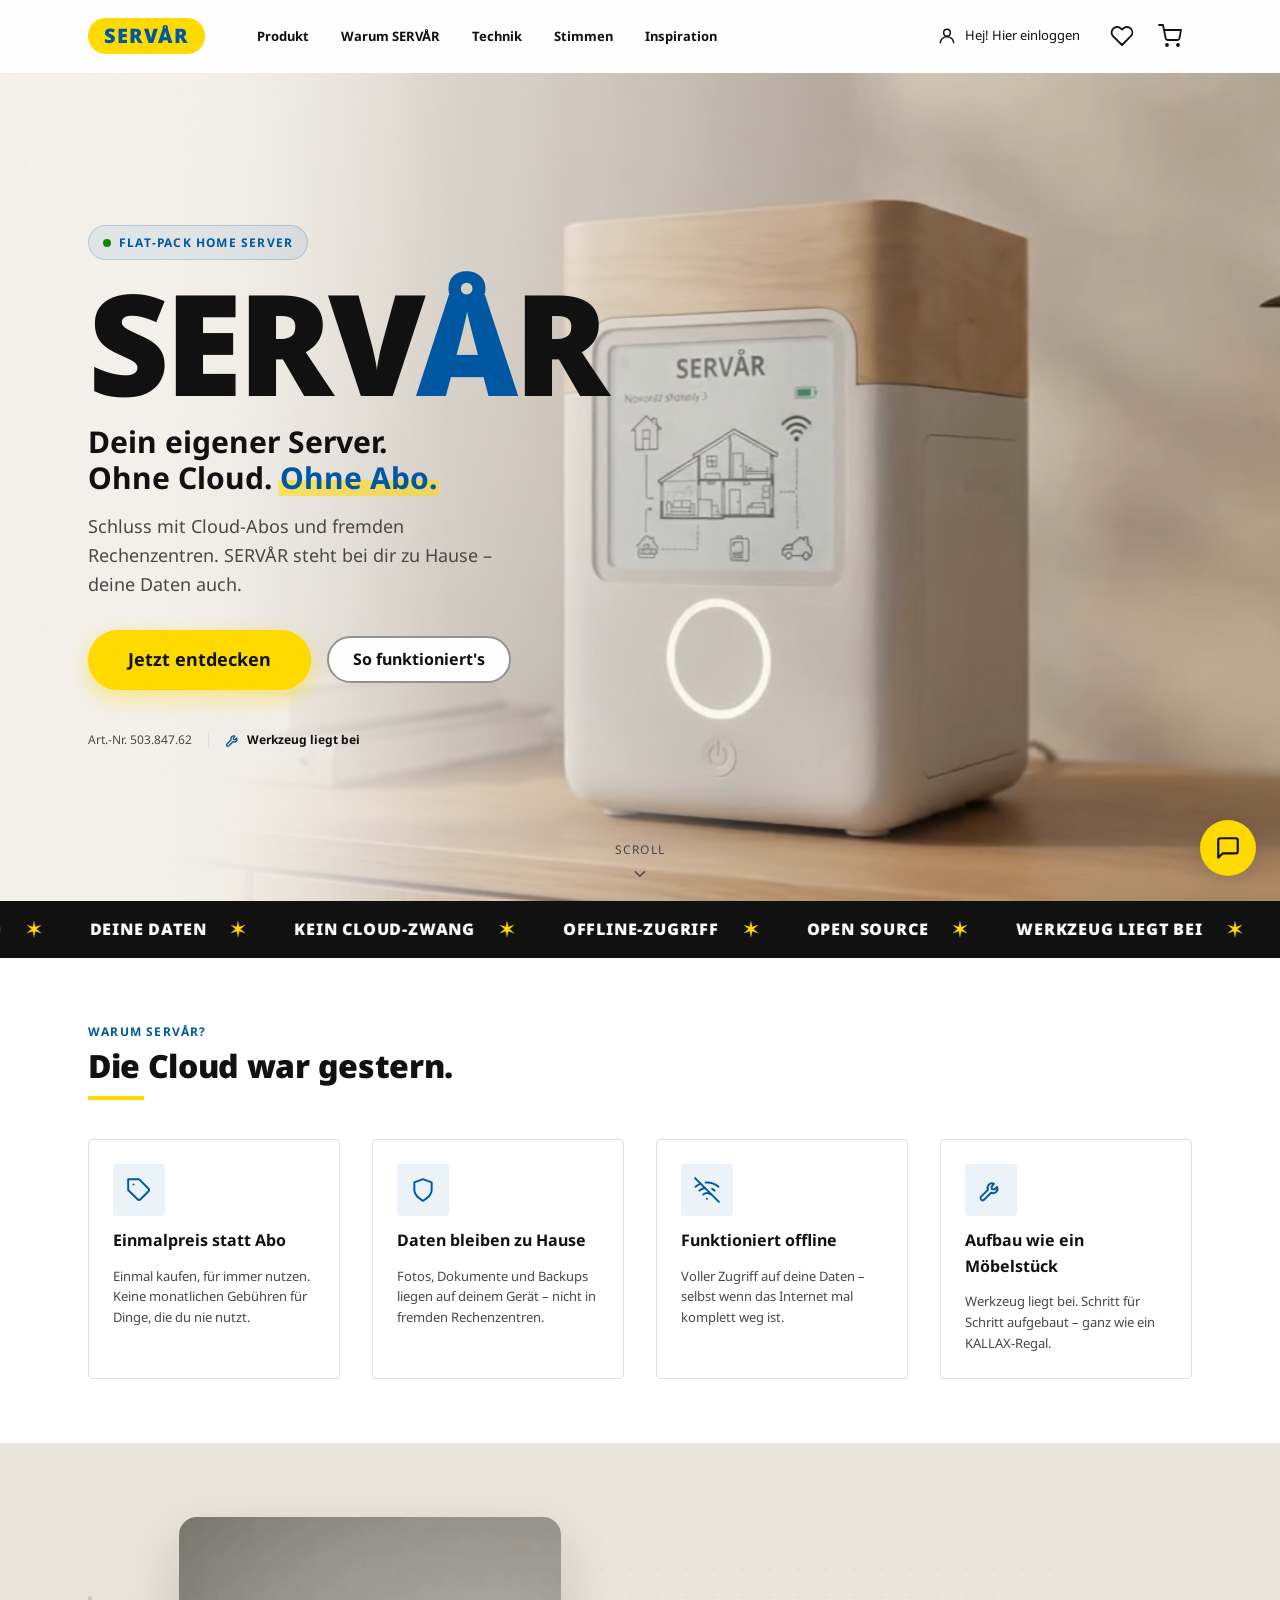
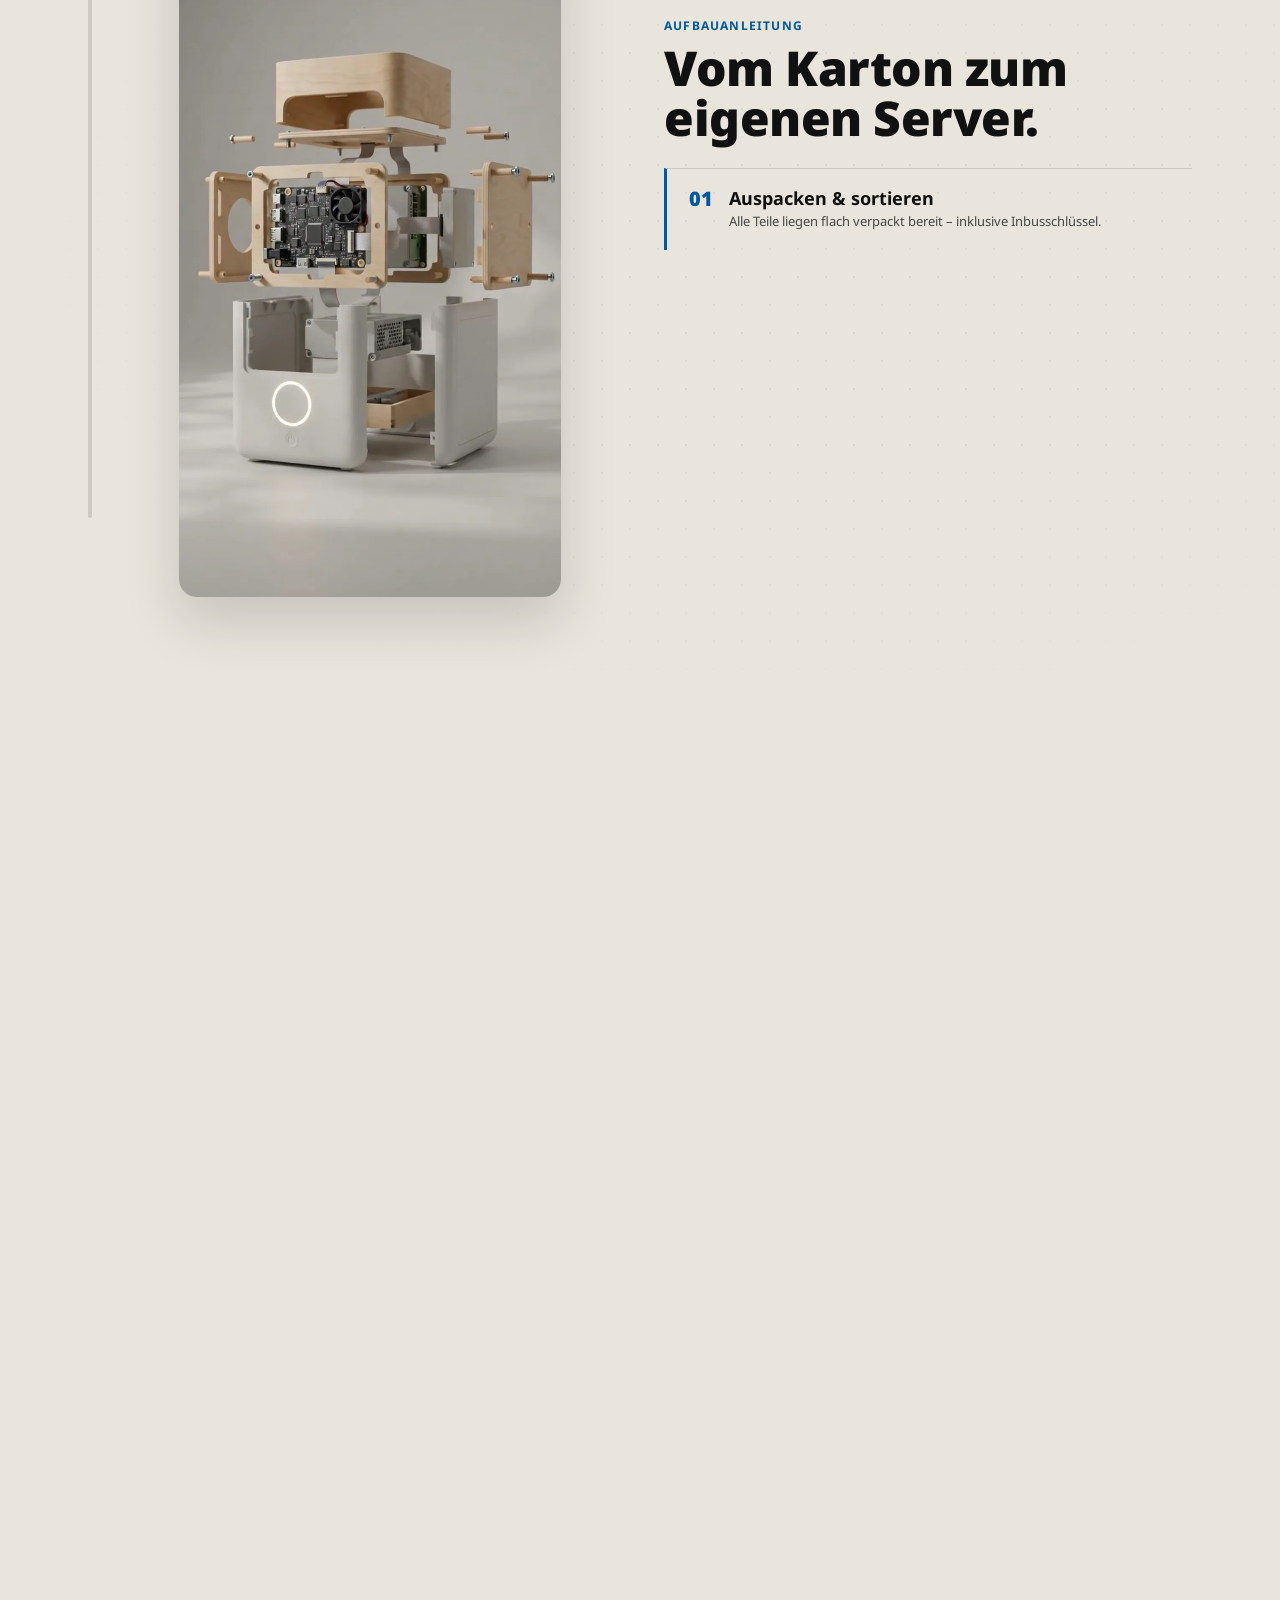
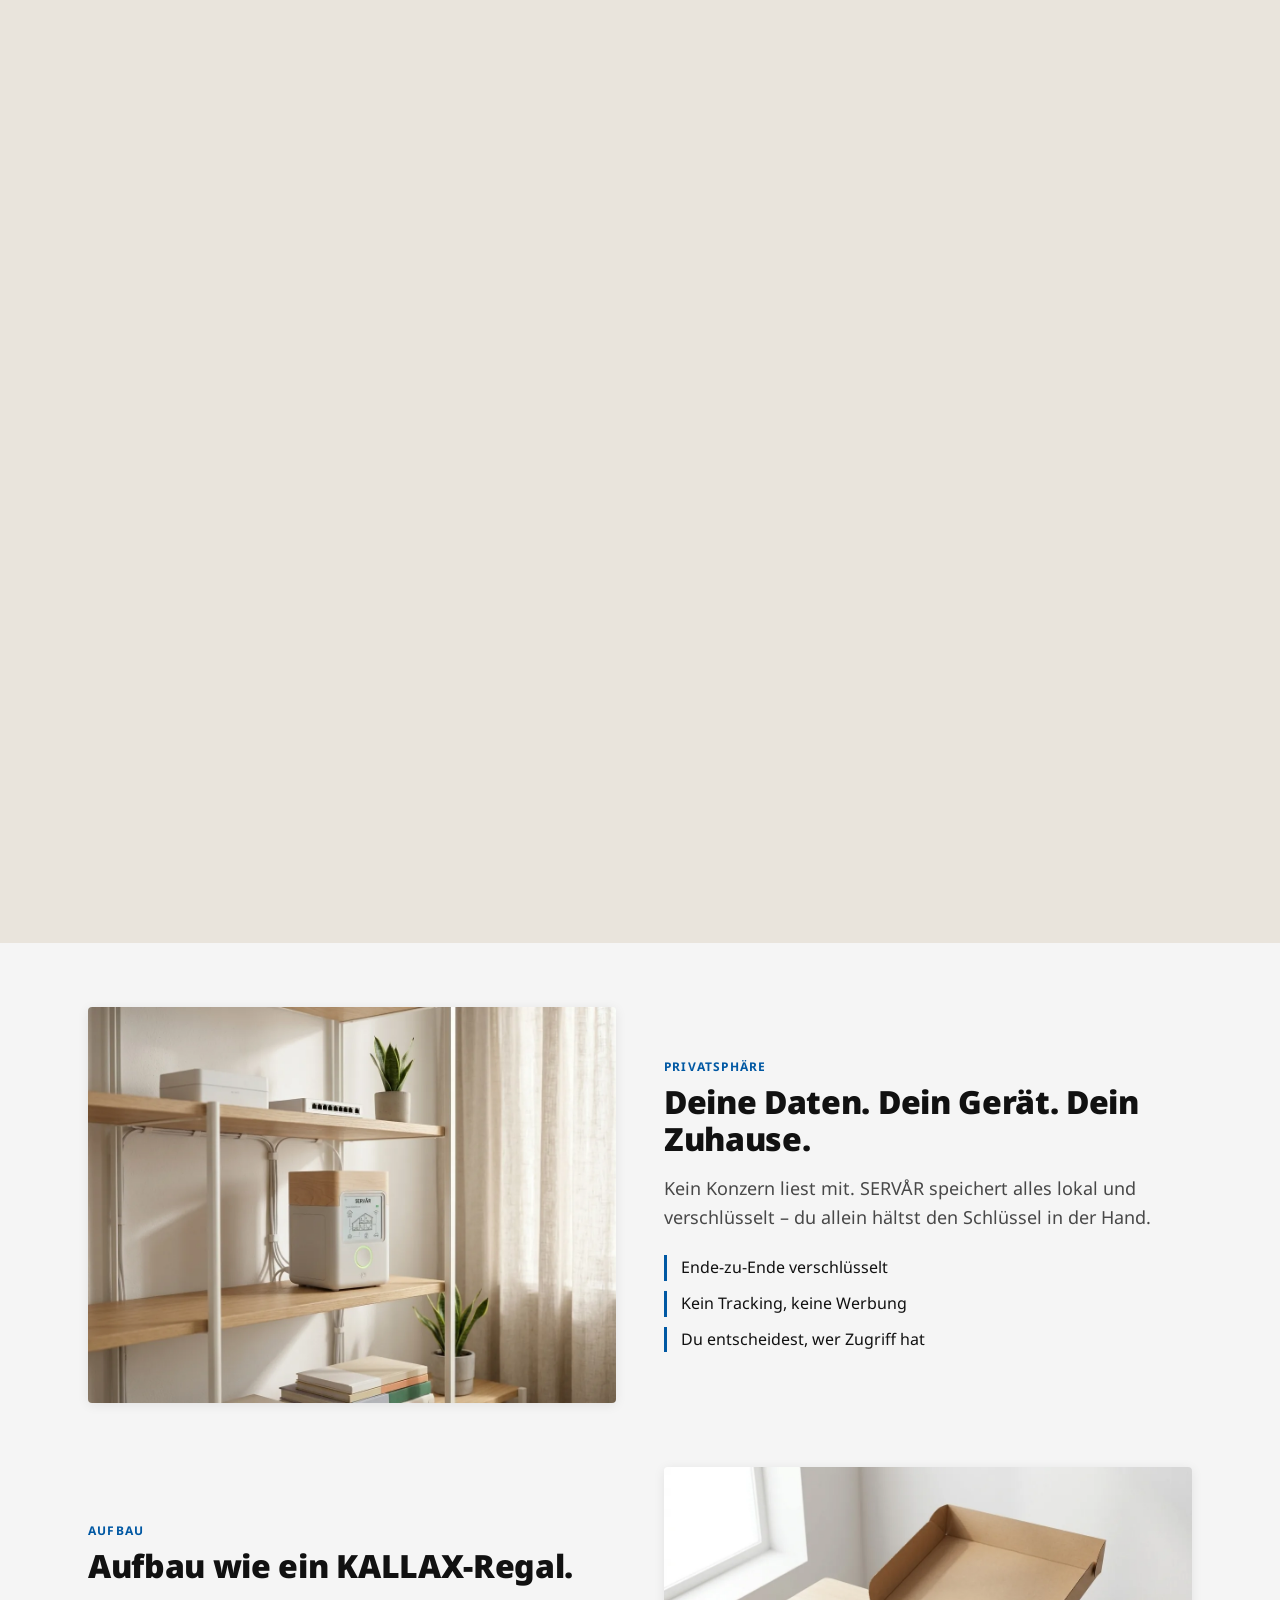
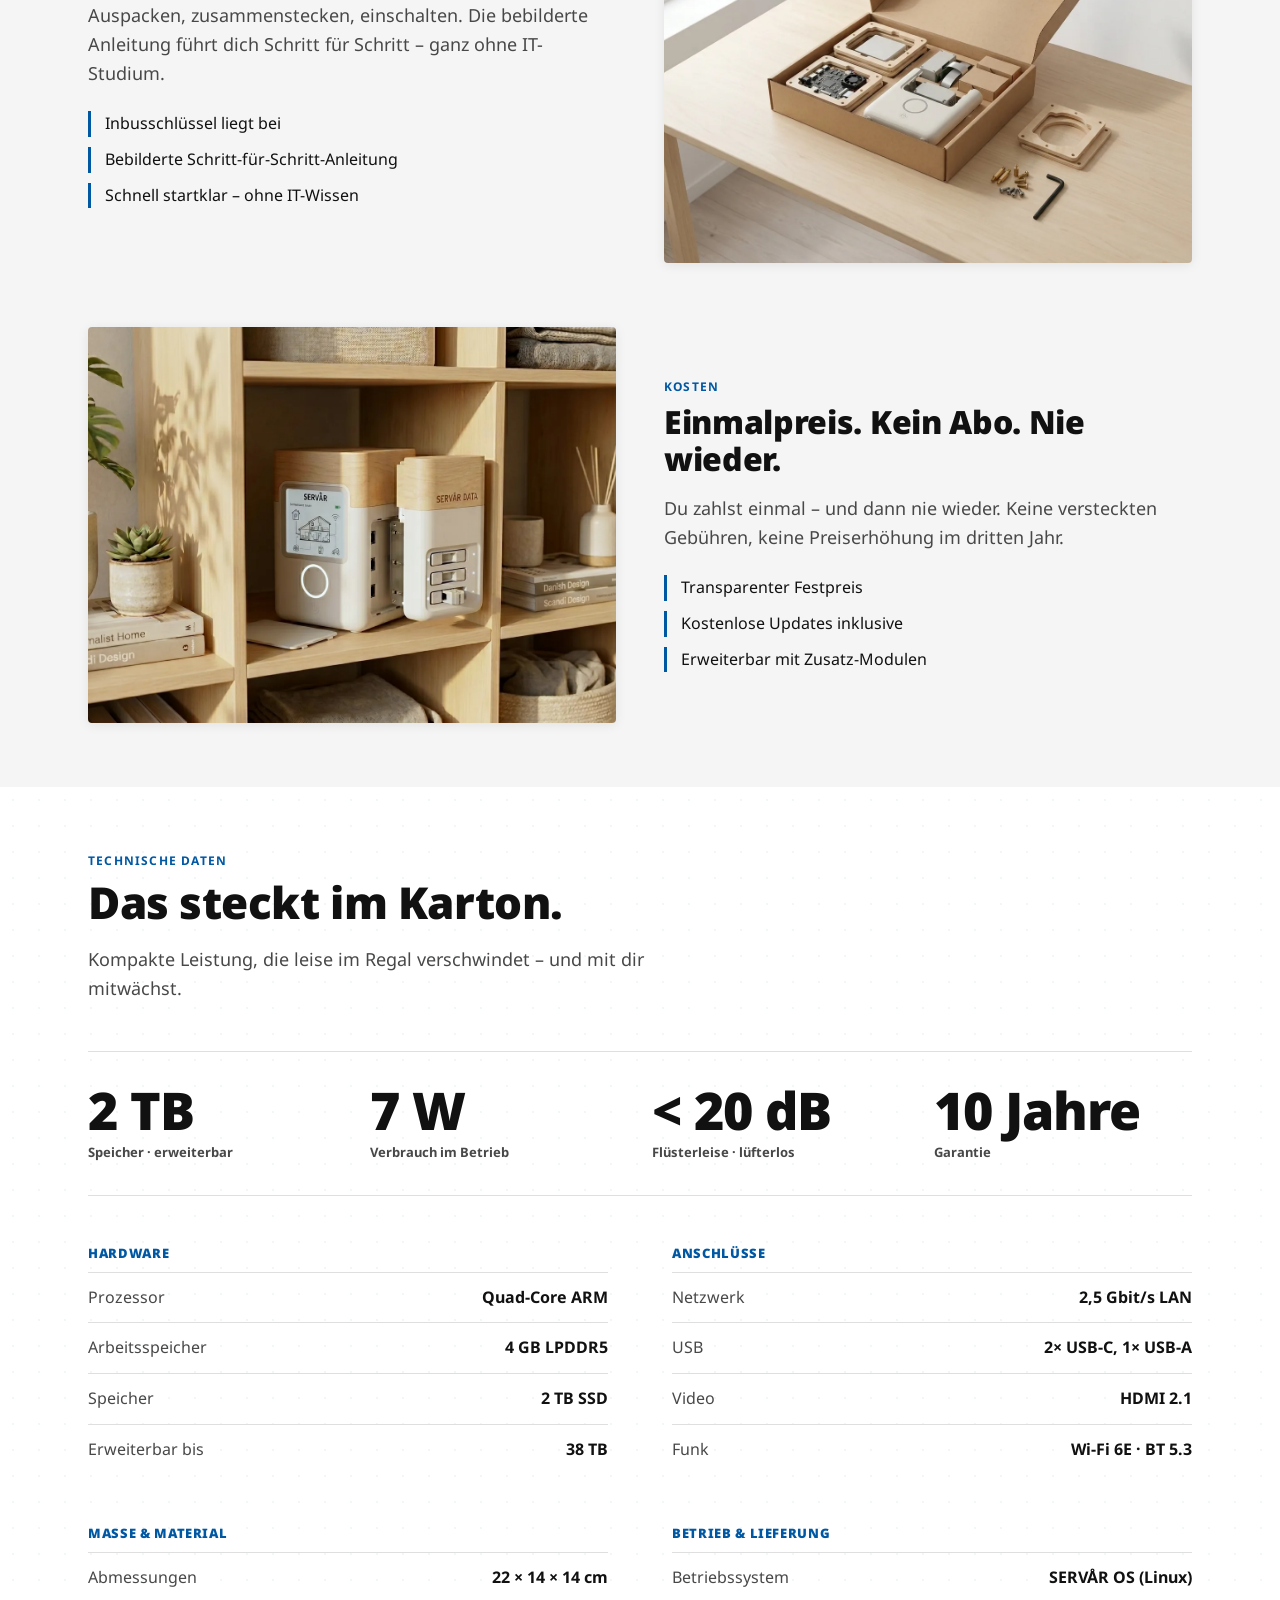
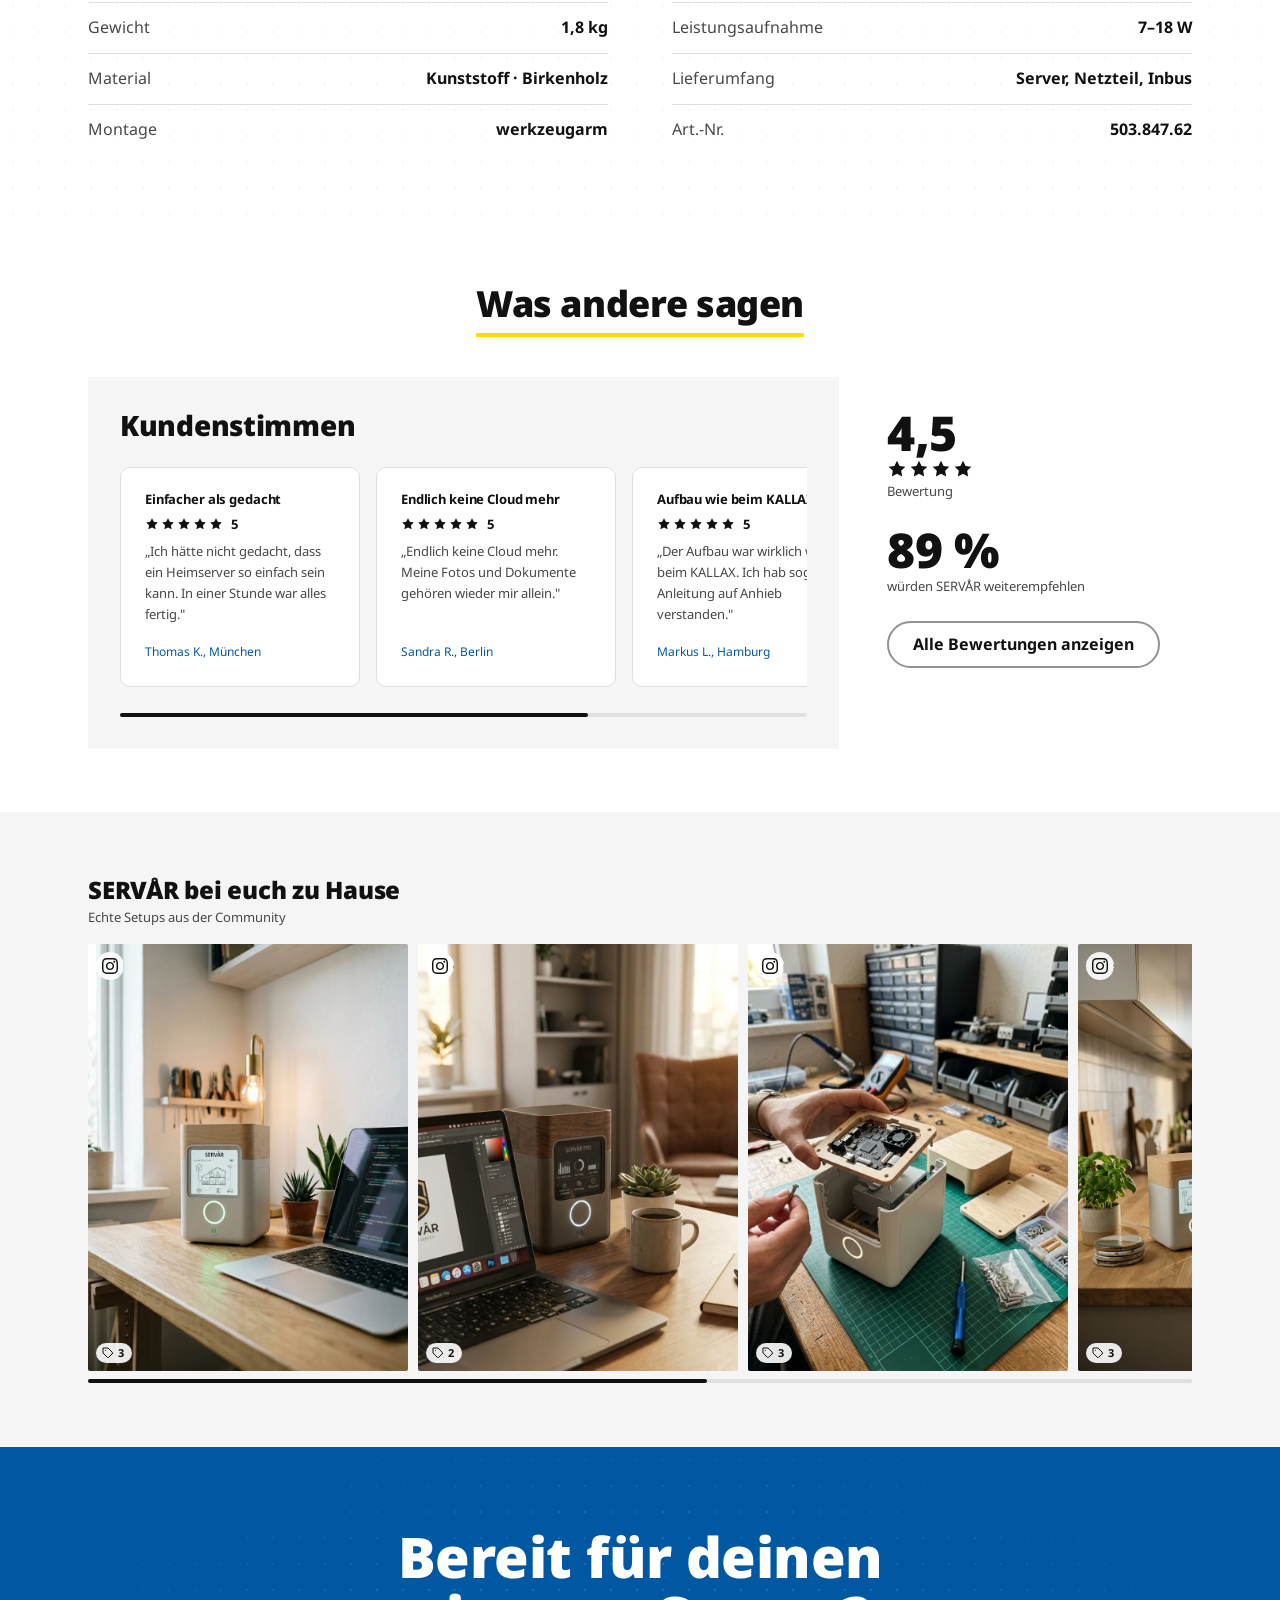
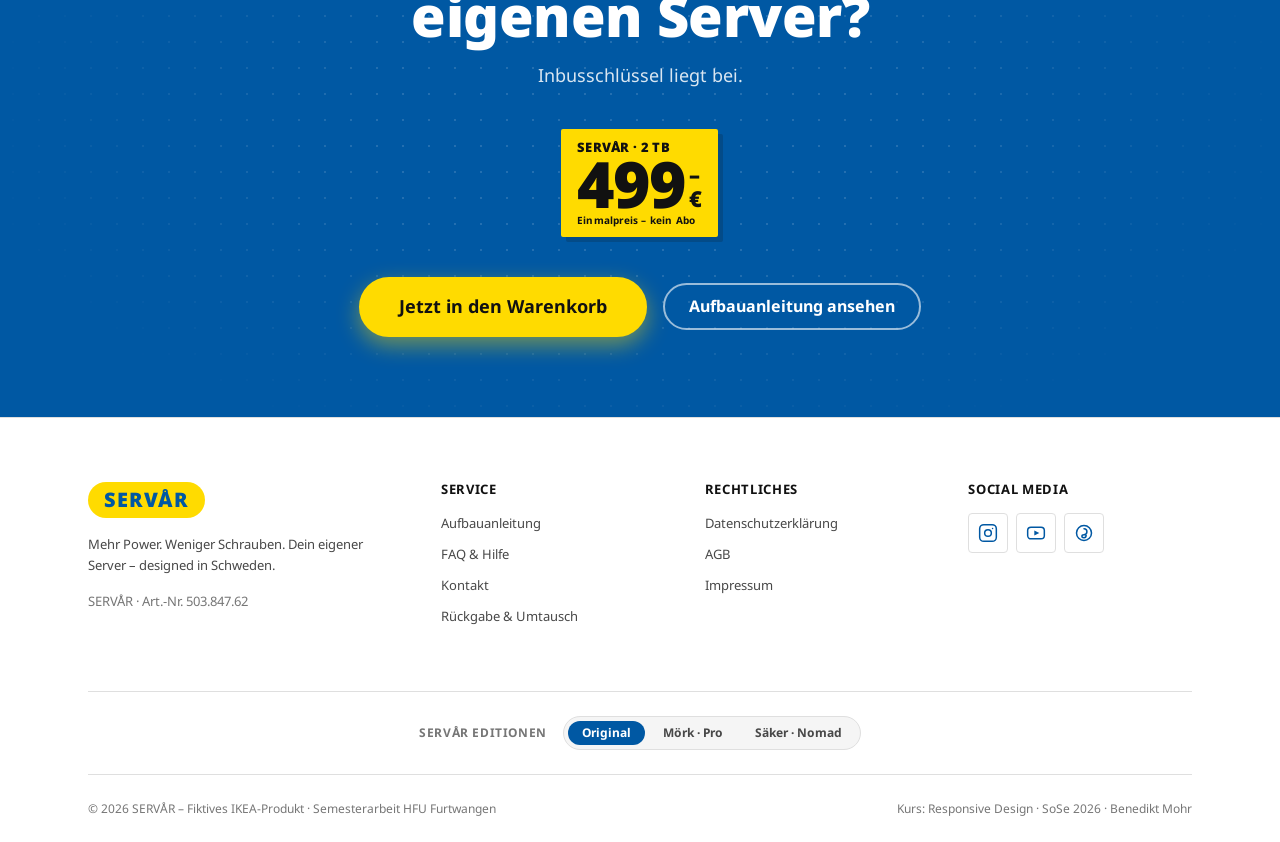
<file: index.html>
<!DOCTYPE html>
<html lang="de">
<head>
    <meta charset="UTF-8">
    <meta name="viewport" content="width=device-width, initial-scale=1.0">
    <title>SERVÅR – Dein eigener Server. Ohne Cloud, ohne Abo.</title>
    <meta name="description" content="SERVÅR – der Flat-Pack Home Server. Einmalpreis statt Cloud-Abo, deine Daten bleiben zu Hause. Aufbau wie ein Möbelstück, Inbusschlüssel liegt bei.">
    <!-- LCP: Hero-Poster sofort auffindbar & hoch priorisiert laden
         (an <video poster> lässt sich fetchpriority nicht direkt setzen) -->
    <link rel="preload" as="image" href="assets/hero/servar-hero-poster.webp" type="image/webp" fetchpriority="high">

    <link rel="stylesheet" href="css/main.css">
    <link rel="stylesheet" href="css/landing.css">
    <link rel="stylesheet" href="css/themes.css">

    <!-- Favicon: „S" der SERVÅR-Wortmarke in IKEA-Blau auf Gelb (alle Seiten gleich) -->
    <link rel="icon" href="favicon.ico" sizes="32x32">
    <link rel="icon" href="favicon.svg" type="image/svg+xml">
    <link rel="apple-touch-icon" href="apple-touch-icon.png">
</head>
<body>
<span id="top" aria-hidden="true"></span>

<!-- ========================================================
     SITE HEADER (sticky)
     ======================================================== -->
<header class="site-header">
    <div class="container site-header__inner">
        <a href="#top" class="brand" aria-label="SERVÅR Startseite">SERVÅR</a>

        <nav class="site-nav" id="primary-nav" aria-label="Hauptnavigation">
            <a href="#hero"     class="site-nav__link">Produkt</a>
            <a href="#warum"    class="site-nav__link">Warum SERVÅR</a>
            <a href="#specs"    class="site-nav__link">Technik</a>
            <a href="#reviews"  class="site-nav__link">Stimmen</a>
            <a href="#insta"    class="site-nav__link">Inspiration</a>
            <a href="#" class="site-nav__link site-nav__login">Hej! Hier einloggen</a>
        </nav>

        <div class="site-header__actions">
            <button class="btn btn--ghost site-header__login" aria-label="Hej! Hier einloggen">
                <svg class="btn__icon" viewBox="0 0 24 24" fill="none" stroke="currentColor" stroke-width="1.8" stroke-linecap="round" stroke-linejoin="round" aria-hidden="true">
                    <circle cx="12" cy="8" r="4"/><path d="M4 20c0-4 3.6-7 8-7s8 3 8 7"/>
                </svg>
                <span class="btn__label">Hej! Hier einloggen</span>
            </button>
            <button class="btn-icon btn-icon--wishlist" aria-label="Favoriten" aria-pressed="false">
                <svg viewBox="0 0 24 24" fill="none" stroke="currentColor" stroke-width="1.8" stroke-linecap="round" stroke-linejoin="round" aria-hidden="true">
                    <path d="M20.8 4.6a5.5 5.5 0 0 0-7.8 0l-1 1-1-1a5.5 5.5 0 0 0-7.8 7.8l1 1L12 21l7.8-7.8 1-1a5.5 5.5 0 0 0 0-7.6z"/>
                </svg>
            </button>
            <button class="btn-icon" aria-label="Warenkorb">
                <svg viewBox="0 0 24 24" fill="none" stroke="currentColor" stroke-width="1.8" stroke-linecap="round" stroke-linejoin="round" aria-hidden="true">
                    <circle cx="9" cy="21" r="1"/><circle cx="20" cy="21" r="1"/>
                    <path d="M1 1h4l2.7 13.4a2 2 0 0 0 2 1.6h9.7a2 2 0 0 0 2-1.6L23 6H6"/>
                </svg>
            </button>
            <button class="nav-toggle" id="nav-toggle" aria-label="Menü öffnen" aria-expanded="false" aria-controls="primary-nav">
                <svg class="nav-toggle__icon nav-toggle__open" viewBox="0 0 24 24" fill="none" stroke="currentColor" stroke-width="2" stroke-linecap="round" aria-hidden="true"><line x1="3" y1="6" x2="21" y2="6"/><line x1="3" y1="12" x2="21" y2="12"/><line x1="3" y1="18" x2="21" y2="18"/></svg>
                <svg class="nav-toggle__icon nav-toggle__close" viewBox="0 0 24 24" fill="none" stroke="currentColor" stroke-width="2" stroke-linecap="round" aria-hidden="true"><line x1="18" y1="6" x2="6" y2="18"/><line x1="6" y1="6" x2="18" y2="18"/></svg>
            </button>
        </div>
    </div>
</header>


<main>

    <!-- ====================================================
         HERO — Eyecatcher: Blueprint + Iso-Server
         ==================================================== -->
    <section class="hero" id="hero">
        <video class="hero__video" id="hero-video" autoplay muted loop playsinline preload="auto"
               poster="assets/hero/servar-hero-poster.webp" aria-hidden="true">
            <source src="assets/hero/servar-hero.webm" type="video/webm">
            <source src="assets/hero/servar-hero.mp4" type="video/mp4">
        </video>
        <div class="hero__scrim" aria-hidden="true"></div>

        <div class="container hero__inner">

            <!-- Text -->
            <div class="hero__content">
                <span class="hero__kicker reveal">
                    <span class="hero__kicker-dot"></span>Flat-Pack Home Server
                </span>

                <h1 class="hero__title reveal" style="--reveal-delay:.06s">SERV<span class="hero__title-a">Å</span>R</h1>

                <p class="hero__sub reveal" style="--reveal-delay:.12s">
                    Dein eigener Server.<br>Ohne Cloud. <strong>Ohne Abo.</strong>
                </p>

                <p class="hero__lede reveal" style="--reveal-delay:.18s">
                    Schluss mit Cloud-Abos und fremden Rechenzentren. SERVÅR steht bei dir zu Hause –
                    deine Daten auch.
                </p>

                <div class="hero__ctas reveal" style="--reveal-delay:.24s">
                    <a href="#warum" class="btn btn--yellow btn--lg">Jetzt entdecken</a>
                    <a href="#assembly" class="btn btn--outline">So funktioniert's</a>
                </div>

                <div class="hero__meta reveal" style="--reveal-delay:.32s">
                    <span>Art.-Nr. 503.847.62</span>
                    <span class="hero__sep"></span>
                    <span class="hero__meta-badge">
                        <svg viewBox="0 0 24 24" fill="none" stroke="currentColor" stroke-width="2" stroke-linecap="round" stroke-linejoin="round" aria-hidden="true"><path d="M14.7 6.3a4 4 0 0 0-5.4 5.4l-6.6 6.6a2 2 0 0 0 2.8 2.8l6.6-6.6a4 4 0 0 0 5.4-5.4l-2.5 2.5-2.1-.4-.4-2.1z"/></svg>
                        Werkzeug liegt bei
                    </span>
                </div>
            </div>

        </div>

        <div class="hero__scroll-hint" aria-hidden="true">
            scroll
            <svg viewBox="0 0 24 24" fill="none" stroke="currentColor" stroke-width="2" stroke-linecap="round" stroke-linejoin="round"><polyline points="6 9 12 15 18 9"/></svg>
        </div>
    </section>


    <!-- ====================================================
         MARQUEE TICKER
         ==================================================== -->
    <div class="marquee" aria-hidden="true">
        <div class="marquee__track">
            <span class="marquee__item">Kein Abo</span>
            <span class="marquee__item">Deine Daten</span>
            <span class="marquee__item">Kein Cloud-Zwang</span>
            <span class="marquee__item">Offline-Zugriff</span>
            <span class="marquee__item">Open Source</span>
            <span class="marquee__item">Werkzeug liegt bei</span>
            <span class="marquee__item">Kein Abo</span>
            <span class="marquee__item">Deine Daten</span>
            <span class="marquee__item">Kein Cloud-Zwang</span>
            <span class="marquee__item">Offline-Zugriff</span>
            <span class="marquee__item">Open Source</span>
            <span class="marquee__item">Werkzeug liegt bei</span>
        </div>
    </div>


    <!-- ====================================================
         WARUM SERVÅR — Benefits-Strip
         ==================================================== -->
    <section class="trust" id="warum">
        <div class="container">
            <div class="trust__head reveal">
                <span class="trust__eyebrow">Warum SERVÅR?</span>
                <h2 class="trust__title">Die Cloud war gestern.</h2>
            </div>

            <div class="trust__grid">
                <div class="trust__item reveal" style="--reveal-delay:0s;">
                    <span class="trust__icon">
                        <svg viewBox="0 0 24 24" fill="none" stroke="currentColor" stroke-width="1.8" stroke-linecap="round" stroke-linejoin="round"><path d="M20.59 13.41l-7.17 7.17a2 2 0 0 1-2.83 0L2 12V2h10l8.59 8.59a2 2 0 0 1 0 2.82z"/><line x1="7" y1="7" x2="7.01" y2="7"/></svg>
                    </span>
                    <span class="trust__item-title">Einmalpreis statt Abo</span>
                    <span class="trust__text">Einmal kaufen, für immer nutzen. Keine monatlichen Gebühren für Dinge, die du nie nutzt.</span>
                </div>

                <div class="trust__item reveal" style="--reveal-delay:.1s;">
                    <span class="trust__icon">
                        <svg viewBox="0 0 24 24" fill="none" stroke="currentColor" stroke-width="1.8" stroke-linecap="round" stroke-linejoin="round"><path d="M12 22s8-4 8-10V5l-8-3-8 3v7c0 6 8 10 8 10z"/></svg>
                    </span>
                    <span class="trust__item-title">Daten bleiben zu Hause</span>
                    <span class="trust__text">Fotos, Dokumente und Backups liegen auf deinem Gerät – nicht in fremden Rechenzentren.</span>
                </div>

                <div class="trust__item reveal" style="--reveal-delay:.2s;">
                    <span class="trust__icon">
                        <svg viewBox="0 0 24 24" fill="none" stroke="currentColor" stroke-width="1.8" stroke-linecap="round" stroke-linejoin="round"><path d="M1 1l22 22"/><path d="M16.72 11.06A10.94 10.94 0 0 1 19 12.55"/><path d="M5 12.55a10.94 10.94 0 0 1 5.17-2.39"/><path d="M10.71 5.05A16 16 0 0 1 22.58 9"/><path d="M1.42 9a15.91 15.91 0 0 1 4.7-2.88"/><path d="M8.53 16.11a6 6 0 0 1 6.95 0"/><line x1="12" y1="20" x2="12.01" y2="20"/></svg>
                    </span>
                    <span class="trust__item-title">Funktioniert offline</span>
                    <span class="trust__text">Voller Zugriff auf deine Daten – selbst wenn das Internet mal komplett weg ist.</span>
                </div>

                <div class="trust__item reveal" style="--reveal-delay:.3s;">
                    <span class="trust__icon">
                        <svg viewBox="0 0 24 24" fill="none" stroke="currentColor" stroke-width="1.8" stroke-linecap="round" stroke-linejoin="round"><path d="M14.7 6.3a4 4 0 0 0-5.4 5.4l-6.6 6.6a2 2 0 0 0 2.8 2.8l6.6-6.6a4 4 0 0 0 5.4-5.4l-2.5 2.5-2.1-.4-.4-2.1z"/></svg>
                    </span>
                    <span class="trust__item-title">Aufbau wie ein Möbelstück</span>
                    <span class="trust__text">Werkzeug liegt bei. Schritt für Schritt aufgebaut – ganz wie ein KALLAX-Regal.</span>
                </div>
            </div>
        </div>
    </section>


    <!-- ====================================================
         ASSEMBLY — gepinnte Scroll-Montage (IKEA-Anleitung)
         Platzhalter-SVG; später durch <canvas>-Bildsequenz ersetzbar.
         ==================================================== -->
    <section class="assembly" id="assembly">
        <div class="assembly__sticky">
            <div class="container assembly__grid">

                <!-- Bühne: Fortschritts-Schiene + Server -->
                <div class="assembly__stage">
                    <div class="assembly__rail" aria-hidden="true">
                        <div class="assembly__rail-fill" id="assembly-rail"></div>
                    </div>

                    <div class="assembly__scene">
                        <canvas class="assembly__canvas" id="assembly-canvas" width="900" height="1600"
                                data-frames="assets/server/frames"
                                role="img" aria-label="SERVÅR baut sich Schritt für Schritt zusammen"></canvas>
                    </div>
                </div>

                <!-- Schritt-Liste -->
                <div class="assembly__steps">
                    <div class="assembly__intro">
                        <p class="assembly__eyebrow">Aufbauanleitung</p>
                        <h2 class="assembly__title">Vom Karton zum<br>eigenen Server.</h2>
                    </div>
                    <ol class="assembly__steplist">
                        <li class="assembly__step is-active" data-step="0">
                            <span class="assembly__step-num">01</span>
                            <div>
                                <span class="assembly__step-title">Auspacken &amp; sortieren</span>
                                <span class="assembly__step-text">Alle Teile liegen flach verpackt bereit – inklusive Inbusschlüssel.</span>
                            </div>
                        </li>
                        <li class="assembly__step" data-step="1">
                            <span class="assembly__step-num">02</span>
                            <div>
                                <span class="assembly__step-title">Module stapeln</span>
                                <span class="assembly__step-text">Speicher-Module der Reihe nach aufeinanderstecken. Klick – sitzt.</span>
                            </div>
                        </li>
                        <li class="assembly__step" data-step="2">
                            <span class="assembly__step-num">03</span>
                            <div>
                                <span class="assembly__step-title">Deckel &amp; Kabel</span>
                                <span class="assembly__step-text">Holzdeckel auflegen, Strom und Netzwerk anschließen.</span>
                            </div>
                        </li>
                        <li class="assembly__step" data-step="3">
                            <span class="assembly__step-num">04</span>
                            <div>
                                <span class="assembly__step-title">Einschalten – fertig</span>
                                <span class="assembly__step-text">Power-Knopf drücken, die LED leuchtet grün. Dein Server läuft.</span>
                            </div>
                        </li>
                    </ol>
                </div>

            </div>
        </div>
    </section>


    <!-- ====================================================
         FEATURE ROWS — Es gibt eine einfachere Art.
         ==================================================== -->
    <section class="feature" id="features">
        <div class="container">

            <div class="feature__row">
                <div class="feature__media reveal reveal--left">
                    <img class="feature__media-img" src="assets/img/feature-privatsphaere.webp" alt="SERVÅR Home-Server aufgeräumt im Zuhause" loading="lazy" decoding="async">
                </div>
                <div class="reveal reveal--right">
                    <p class="feature__eyebrow">Privatsphäre</p>
                    <h2 class="feature__title">Deine Daten. Dein Gerät. Dein Zuhause.</h2>
                    <p class="feature__text">Kein Konzern liest mit. SERVÅR speichert alles lokal und verschlüsselt – du allein hältst den Schlüssel in der Hand.</p>
                    <ul class="feature__list">
                        <li>Ende-zu-Ende verschlüsselt</li>
                        <li>Kein Tracking, keine Werbung</li>
                        <li>Du entscheidest, wer Zugriff hat</li>
                    </ul>
                </div>
            </div>

            <div class="feature__row feature__row--reverse">
                <div class="feature__media reveal reveal--right">
                    <img class="feature__media-img" src="assets/img/feature-aufbau.webp" alt="SERVÅR Flat-Pack – Module und Inbusschlüssel zum Aufbau" loading="lazy" decoding="async">
                </div>
                <div class="reveal reveal--left">
                    <p class="feature__eyebrow">Aufbau</p>
                    <h2 class="feature__title">Aufbau wie ein KALLAX-Regal.</h2>
                    <p class="feature__text">Auspacken, zusammenstecken, einschalten. Die bebilderte Anleitung führt dich Schritt für Schritt – ganz ohne IT-Studium.</p>
                    <ul class="feature__list">
                        <li>Inbusschlüssel liegt bei</li>
                        <li>Bebilderte Schritt-für-Schritt-Anleitung</li>
                        <li>Schnell startklar – ohne IT-Wissen</li>
                    </ul>
                </div>
            </div>

            <div class="feature__row">
                <div class="feature__media reveal reveal--left">
                    <img class="feature__media-img" src="assets/img/feature-kosten.webp" alt="SERVÅR mit Erweiterungs-Modul" loading="lazy" decoding="async">
                </div>
                <div class="reveal reveal--right">
                    <p class="feature__eyebrow">Kosten</p>
                    <h2 class="feature__title">Einmalpreis. Kein Abo. Nie wieder.</h2>
                    <p class="feature__text">Du zahlst einmal – und dann nie wieder. Keine versteckten Gebühren, keine Preiserhöhung im dritten Jahr.</p>
                    <ul class="feature__list">
                        <li>Transparenter Festpreis</li>
                        <li>Kostenlose Updates inklusive</li>
                        <li>Erweiterbar mit Zusatz-Modulen</li>
                    </ul>
                </div>
            </div>

        </div>
    </section>


    <!-- ====================================================
         TECHNISCHE DATEN — Datenblatt
         ==================================================== -->
    <section class="specs" id="specs">
        <div class="container">
            <div class="specs__head reveal">
                <span class="specs__eyebrow">Technische Daten</span>
                <h2 class="specs__title">Das steckt im Karton.</h2>
                <p class="specs__lede">Kompakte Leistung, die leise im Regal verschwindet – und mit dir mitwächst.</p>
            </div>

            <div class="specs__stats reveal" style="--reveal-delay:.05s">
                <div class="specs__stat">
                    <span class="specs__stat-value"><span data-countup="2">0</span>&nbsp;TB</span>
                    <span class="specs__stat-label">Speicher · erweiterbar</span>
                </div>
                <div class="specs__stat">
                    <span class="specs__stat-value"><span data-countup="7">0</span>&nbsp;W</span>
                    <span class="specs__stat-label">Verbrauch im Betrieb</span>
                </div>
                <div class="specs__stat">
                    <span class="specs__stat-value">&lt;&nbsp;<span data-countup="20">0</span>&nbsp;dB</span>
                    <span class="specs__stat-label">Flüsterleise · lüfterlos</span>
                </div>
                <div class="specs__stat">
                    <span class="specs__stat-value"><span data-countup="10">0</span>&nbsp;Jahre</span>
                    <span class="specs__stat-label">Garantie</span>
                </div>
            </div>

            <div class="specs__groups">
                <details class="specs__group reveal" open>
                    <summary class="specs__group-title">Hardware<svg class="specs__chevron" viewBox="0 0 24 24" fill="none" stroke="currentColor" stroke-width="2.4" stroke-linecap="round" stroke-linejoin="round" aria-hidden="true"><polyline points="6 9 12 15 18 9"/></svg></summary>
                    <dl class="specs__list">
                        <div class="specs__row"><dt>Prozessor</dt><dd>Quad-Core ARM</dd></div>
                        <div class="specs__row"><dt>Arbeitsspeicher</dt><dd>4 GB LPDDR5</dd></div>
                        <div class="specs__row"><dt>Speicher</dt><dd>2 TB SSD</dd></div>
                        <div class="specs__row"><dt>Erweiterbar bis</dt><dd>38 TB</dd></div>
                    </dl>
                </details>

                <details class="specs__group reveal" open style="--reveal-delay:.05s">
                    <summary class="specs__group-title">Anschlüsse<svg class="specs__chevron" viewBox="0 0 24 24" fill="none" stroke="currentColor" stroke-width="2.4" stroke-linecap="round" stroke-linejoin="round" aria-hidden="true"><polyline points="6 9 12 15 18 9"/></svg></summary>
                    <dl class="specs__list">
                        <div class="specs__row"><dt>Netzwerk</dt><dd>2,5 Gbit/s LAN</dd></div>
                        <div class="specs__row"><dt>USB</dt><dd>2× USB-C, 1× USB-A</dd></div>
                        <div class="specs__row"><dt>Video</dt><dd>HDMI 2.1</dd></div>
                        <div class="specs__row"><dt>Funk</dt><dd>Wi-Fi 6E · BT 5.3</dd></div>
                    </dl>
                </details>

                <details class="specs__group reveal" open style="--reveal-delay:.1s">
                    <summary class="specs__group-title">Maße &amp; Material<svg class="specs__chevron" viewBox="0 0 24 24" fill="none" stroke="currentColor" stroke-width="2.4" stroke-linecap="round" stroke-linejoin="round" aria-hidden="true"><polyline points="6 9 12 15 18 9"/></svg></summary>
                    <dl class="specs__list">
                        <div class="specs__row"><dt>Abmessungen</dt><dd>22 × 14 × 14 cm</dd></div>
                        <div class="specs__row"><dt>Gewicht</dt><dd>1,8 kg</dd></div>
                        <div class="specs__row"><dt>Material</dt><dd>Kunststoff · Birkenholz</dd></div>
                        <div class="specs__row"><dt>Montage</dt><dd>werkzeugarm</dd></div>
                    </dl>
                </details>

                <details class="specs__group reveal" open style="--reveal-delay:.15s">
                    <summary class="specs__group-title">Betrieb &amp; Lieferung<svg class="specs__chevron" viewBox="0 0 24 24" fill="none" stroke="currentColor" stroke-width="2.4" stroke-linecap="round" stroke-linejoin="round" aria-hidden="true"><polyline points="6 9 12 15 18 9"/></svg></summary>
                    <dl class="specs__list">
                        <div class="specs__row"><dt>Betriebssystem</dt><dd>SERVÅR OS (Linux)</dd></div>
                        <div class="specs__row"><dt>Leistungsaufnahme</dt><dd>7–18 W</dd></div>
                        <div class="specs__row"><dt>Lieferumfang</dt><dd>Server, Netzteil, Inbus</dd></div>
                        <div class="specs__row"><dt>Art.-Nr.</dt><dd>503.847.62</dd></div>
                    </dl>
                </details>
            </div>
        </div>
    </section>


    <!-- ====================================================
         WAS ANDERE SAGEN — Reviews-Modul (wiederverwendet)
         ==================================================== -->
    <section class="module-section" id="reviews">
        <div class="container">
            <div class="section__header reveal">
                <h2 class="section__title">Was andere sagen</h2>
            </div>

            <svg style="display:none" aria-hidden="true">
                <defs>
                    <path id="star-path" d="M12 2l3.1 6.3 6.9 1-5 4.9 1.2 6.8L12 17.8l-6.2 3.2 1.2-6.8L2 9.3l6.9-1z"/>
                    <linearGradient id="half-star-grad" x1="0" x2="1" y1="0" y2="0">
                        <stop offset="50%" stop-color="#111111"/>
                        <stop offset="50%" stop-color="#D0D8E0"/>
                    </linearGradient>
                </defs>
            </svg>

            <div class="reviews reveal">

                <div class="reviews__panel reviews__panel--left">
                    <h3 class="reviews__heading">Kundenstimmen</h3>

                    <div class="reviews__slider-col">
                        <div class="reviews__nav" aria-hidden="true">
                            <button class="reviews__nav-btn" id="reviews-prev" tabindex="-1" aria-label="Zurück">
                                <svg viewBox="0 0 24 24" fill="none" stroke="currentColor" stroke-width="2.5" stroke-linecap="round" stroke-linejoin="round"><polyline points="15 18 9 12 15 6"/></svg>
                            </button>
                            <button class="reviews__nav-btn" id="reviews-next" tabindex="-1" aria-label="Weiter">
                                <svg viewBox="0 0 24 24" fill="none" stroke="currentColor" stroke-width="2.5" stroke-linecap="round" stroke-linejoin="round"><polyline points="9 18 15 12 9 6"/></svg>
                            </button>
                        </div>

                        <div class="reviews__track" id="reviews-track">

                            <article class="review-card">
                                <h4 class="review-card__title">Einfacher als gedacht</h4>
                                <div class="stars stars--sm" aria-label="5 von 5 Sternen">
                                    <span class="star"><svg viewBox="0 0 24 24"><use href="#star-path"/></svg></span>
                                    <span class="star"><svg viewBox="0 0 24 24"><use href="#star-path"/></svg></span>
                                    <span class="star"><svg viewBox="0 0 24 24"><use href="#star-path"/></svg></span>
                                    <span class="star"><svg viewBox="0 0 24 24"><use href="#star-path"/></svg></span>
                                    <span class="star"><svg viewBox="0 0 24 24"><use href="#star-path"/></svg></span>
                                    <span class="stars__count">5</span>
                                </div>
                                <p class="review-card__body">„Ich hätte nicht gedacht, dass ein Heimserver so einfach sein kann. In einer Stunde war alles fertig."</p>
                                <span class="review-card__author">Thomas K., München</span>
                            </article>

                            <article class="review-card">
                                <h4 class="review-card__title">Endlich keine Cloud mehr</h4>
                                <div class="stars stars--sm" aria-label="5 von 5 Sternen">
                                    <span class="star"><svg viewBox="0 0 24 24"><use href="#star-path"/></svg></span>
                                    <span class="star"><svg viewBox="0 0 24 24"><use href="#star-path"/></svg></span>
                                    <span class="star"><svg viewBox="0 0 24 24"><use href="#star-path"/></svg></span>
                                    <span class="star"><svg viewBox="0 0 24 24"><use href="#star-path"/></svg></span>
                                    <span class="star"><svg viewBox="0 0 24 24"><use href="#star-path"/></svg></span>
                                    <span class="stars__count">5</span>
                                </div>
                                <p class="review-card__body">„Endlich keine Cloud mehr. Meine Fotos und Dokumente gehören wieder mir allein."</p>
                                <span class="review-card__author">Sandra R., Berlin</span>
                            </article>

                            <article class="review-card">
                                <h4 class="review-card__title">Aufbau wie beim KALLAX</h4>
                                <div class="stars stars--sm" aria-label="5 von 5 Sternen">
                                    <span class="star"><svg viewBox="0 0 24 24"><use href="#star-path"/></svg></span>
                                    <span class="star"><svg viewBox="0 0 24 24"><use href="#star-path"/></svg></span>
                                    <span class="star"><svg viewBox="0 0 24 24"><use href="#star-path"/></svg></span>
                                    <span class="star"><svg viewBox="0 0 24 24"><use href="#star-path"/></svg></span>
                                    <span class="star"><svg viewBox="0 0 24 24"><use href="#star-path"/></svg></span>
                                    <span class="stars__count">5</span>
                                </div>
                                <p class="review-card__body">„Der Aufbau war wirklich wie beim KALLAX. Ich hab sogar die Anleitung auf Anhieb verstanden."</p>
                                <span class="review-card__author">Markus L., Hamburg</span>
                            </article>

                            <article class="review-card">
                                <h4 class="review-card__title">Top Datenschutz, fairer Preis</h4>
                                <div class="stars stars--sm" aria-label="4 von 5 Sternen">
                                    <span class="star"><svg viewBox="0 0 24 24"><use href="#star-path"/></svg></span>
                                    <span class="star"><svg viewBox="0 0 24 24"><use href="#star-path"/></svg></span>
                                    <span class="star"><svg viewBox="0 0 24 24"><use href="#star-path"/></svg></span>
                                    <span class="star"><svg viewBox="0 0 24 24"><use href="#star-path"/></svg></span>
                                    <span class="star star--empty"><svg viewBox="0 0 24 24"><use href="#star-path"/></svg></span>
                                    <span class="stars__count">4</span>
                                </div>
                                <p class="review-card__body">„Endlich ein Produkt, das Datenschutz ernst nimmt – und das zum fairen Einmalpreis."</p>
                                <span class="review-card__author">Lena P., Köln</span>
                            </article>

                        </div><!-- /.reviews__track -->

                        <div class="reviews__scrollbar-track" id="reviews-scrollbar-track" aria-hidden="true">
                            <div class="reviews__scrollbar-thumb" id="reviews-scrollbar-thumb"></div>
                        </div>
                    </div>
                </div>

                <div class="reviews__panel reviews__panel--right">
                    <div class="reviews__stat-col">
                        <div class="reviews__stat">
                            <span class="reviews__stat-value" data-countup="4.8">0</span>
                            <div class="stars stars--lg" aria-label="4,8 von 5 Sternen">
                                <span class="star"><svg viewBox="0 0 24 24"><use href="#star-path"/></svg></span>
                                <span class="star"><svg viewBox="0 0 24 24"><use href="#star-path"/></svg></span>
                                <span class="star"><svg viewBox="0 0 24 24"><use href="#star-path"/></svg></span>
                                <span class="star"><svg viewBox="0 0 24 24"><use href="#star-path"/></svg></span>
                                <span class="star star--half"><svg viewBox="0 0 24 24"><use href="#star-path" fill="url(#half-star-grad)"/></svg></span>
                            </div>
                            <span class="reviews__stat-label">Bewertung</span>
                        </div>

                        <div class="reviews__stat">
                            <span class="reviews__stat-value"><span data-countup="94">0</span> %</span>
                            <span class="reviews__stat-label">würden SERVÅR weiterempfehlen</span>
                        </div>

                        <button class="btn btn--outline">Alle Bewertungen anzeigen</button>
                    </div>
                </div>

            </div><!-- /.reviews -->
        </div>
    </section>


    <!-- ====================================================
         SERVÅR BEI EUCH ZU HAUSE — Instagram-Feed (wiederverwendet)
         ==================================================== -->
    <section class="module-section module-section--alt" id="insta">
        <div class="container">
            <div class="insta-feed reveal">
                <div>
                    <h2 class="insta-feed__title">SERVÅR bei euch zu Hause</h2>
                    <p class="insta-feed__subtitle">Echte Setups aus der Community</p>
                </div>

                <div class="insta-feed__slider-col">
                    <div class="insta-feed__slider-wrapper">
                        <div class="insta-feed__nav" aria-hidden="true">
                            <button class="reviews__nav-btn is-hidden" id="insta-prev" tabindex="-1" aria-label="Zurück">
                                <svg viewBox="0 0 24 24" fill="none" stroke="currentColor" stroke-width="2.5" stroke-linecap="round" stroke-linejoin="round"><polyline points="15 18 9 12 15 6"/></svg>
                            </button>
                            <button class="reviews__nav-btn" id="insta-next" tabindex="-1" aria-label="Weiter">
                                <svg viewBox="0 0 24 24" fill="none" stroke="currentColor" stroke-width="2.5" stroke-linecap="round" stroke-linejoin="round"><polyline points="9 18 15 12 9 6"/></svg>
                            </button>
                        </div>

                        <div class="insta-feed__track" id="insta-track">

                            <button class="insta-card" data-handle="homelab_tom" data-count="3" data-card-index="0" aria-label="Beitrag von homelab_tom öffnen">
                                <img class="insta-card__img" src="assets/img/community-1.webp" alt="SERVÅR-Setup von @homelab_tom" loading="lazy" decoding="async">

                                <span class="insta-card__ig-badge" aria-hidden="true">
                                    <svg viewBox="0 0 24 24" fill="currentColor"><path d="M12 2.163c3.204 0 3.584.012 4.85.07 3.252.148 4.771 1.691 4.919 4.919.058 1.265.069 1.645.069 4.849 0 3.205-.012 3.584-.069 4.849-.149 3.225-1.664 4.771-4.919 4.919-1.266.058-1.644.07-4.85.07-3.204 0-3.584-.012-4.849-.07-3.26-.149-4.771-1.699-4.919-4.92-.058-1.265-.07-1.644-.07-4.849 0-3.204.013-3.583.07-4.849.149-3.227 1.664-4.771 4.919-4.919 1.266-.057 1.645-.069 4.849-.069zm0-2.163c-3.259 0-3.667.014-4.947.072-4.358.2-6.78 2.618-6.98 6.98-.059 1.281-.073 1.689-.073 4.948 0 3.259.014 3.668.072 4.948.2 4.358 2.618 6.78 6.98 6.98 1.281.058 1.689.072 4.948.072 3.259 0 3.668-.014 4.948-.072 4.354-.2 6.782-2.618 6.979-6.98.059-1.28.073-1.689.073-4.948 0-3.259-.014-3.667-.072-4.947-.196-4.354-2.617-6.78-6.979-6.98-1.281-.059-1.69-.073-4.949-.073zm0 5.838c-3.403 0-6.162 2.759-6.162 6.162s2.759 6.163 6.162 6.163 6.162-2.759 6.162-6.163c0-3.403-2.759-6.162-6.162-6.162zm0 10.162c-2.209 0-4-1.79-4-4 0-2.209 1.791-4 4-4s4 1.791 4 4c0 2.21-1.791 4-4 4zm6.406-11.845c-.796 0-1.441.645-1.441 1.44s.645 1.44 1.441 1.44c.795 0 1.439-.645 1.439-1.44s-.644-1.44-1.439-1.44z"/></svg>
                                    <span class="insta-card__ig-name">homelab_tom</span>
                                </span>
                                <span class="insta-card__count" aria-hidden="true">
                                    <svg viewBox="0 0 24 24" fill="none" stroke="currentColor" stroke-width="2" stroke-linecap="round" stroke-linejoin="round"><path d="M20.59 13.41l-7.17 7.17a2 2 0 0 1-2.83 0L2 12V2h10l8.59 8.59a2 2 0 0 1 0 2.82z"/><line x1="7" y1="7" x2="7.01" y2="7"/></svg>
                                    3
                                </span>
                            </button>

                            <button class="insta-card" data-handle="design_paula" data-count="2" data-products="pro,fixa" data-card-index="1" aria-label="Beitrag von design_paula öffnen">
                                <img class="insta-card__img" src="assets/img/community-2.webp" alt="SERVÅR-Setup von @design_paula" loading="lazy" decoding="async">

                                <span class="insta-card__ig-badge" aria-hidden="true">
                                    <svg viewBox="0 0 24 24" fill="currentColor"><path d="M12 2.163c3.204 0 3.584.012 4.85.07 3.252.148 4.771 1.691 4.919 4.919.058 1.265.069 1.645.069 4.849 0 3.205-.012 3.584-.069 4.849-.149 3.225-1.664 4.771-4.919 4.919-1.266.058-1.644.07-4.85.07-3.204 0-3.584-.012-4.849-.07-3.26-.149-4.771-1.699-4.919-4.92-.058-1.265-.07-1.644-.07-4.849 0-3.204.013-3.583.07-4.849.149-3.227 1.664-4.771 4.919-4.919 1.266-.057 1.645-.069 4.849-.069zm0-2.163c-3.259 0-3.667.014-4.947.072-4.358.2-6.78 2.618-6.98 6.98-.059 1.281-.073 1.689-.073 4.948 0 3.259.014 3.668.072 4.948.2 4.358 2.618 6.78 6.98 6.98 1.281.058 1.689.072 4.948.072 3.259 0 3.668-.014 4.948-.072 4.354-.2 6.782-2.618 6.979-6.98.059-1.28.073-1.689.073-4.948 0-3.259-.014-3.667-.072-4.947-.196-4.354-2.617-6.78-6.979-6.98-1.281-.059-1.69-.073-4.949-.073zm0 5.838c-3.403 0-6.162 2.759-6.162 6.162s2.759 6.163 6.162 6.163 6.162-2.759 6.162-6.163c0-3.403-2.759-6.162-6.162-6.162zm0 10.162c-2.209 0-4-1.79-4-4 0-2.209 1.791-4 4-4s4 1.791 4 4c0 2.21-1.791 4-4 4zm6.406-11.845c-.796 0-1.441.645-1.441 1.44s.645 1.44 1.441 1.44c.795 0 1.439-.645 1.439-1.44s-.644-1.44-1.439-1.44z"/></svg>
                                    <span class="insta-card__ig-name">design_paula</span>
                                </span>
                                <span class="insta-card__count" aria-hidden="true">
                                    <svg viewBox="0 0 24 24" fill="none" stroke="currentColor" stroke-width="2" stroke-linecap="round" stroke-linejoin="round"><path d="M20.59 13.41l-7.17 7.17a2 2 0 0 1-2.83 0L2 12V2h10l8.59 8.59a2 2 0 0 1 0 2.82z"/><line x1="7" y1="7" x2="7.01" y2="7"/></svg>
                                    2
                                </span>
                            </button>

                            <button class="insta-card" data-handle="nas_nerd" data-count="4" data-card-index="2" aria-label="Beitrag von nas_nerd öffnen">
                                <img class="insta-card__img" src="assets/img/community-3.webp" alt="SERVÅR-Setup von @nas_nerd" loading="lazy" decoding="async">

                                <span class="insta-card__ig-badge" aria-hidden="true">
                                    <svg viewBox="0 0 24 24" fill="currentColor"><path d="M12 2.163c3.204 0 3.584.012 4.85.07 3.252.148 4.771 1.691 4.919 4.919.058 1.265.069 1.645.069 4.849 0 3.205-.012 3.584-.069 4.849-.149 3.225-1.664 4.771-4.919 4.919-1.266.058-1.644.07-4.85.07-3.204 0-3.584-.012-4.849-.07-3.26-.149-4.771-1.699-4.919-4.92-.058-1.265-.07-1.644-.07-4.849 0-3.204.013-3.583.07-4.849.149-3.227 1.664-4.771 4.919-4.919 1.266-.057 1.645-.069 4.849-.069zm0-2.163c-3.259 0-3.667.014-4.947.072-4.358.2-6.78 2.618-6.98 6.98-.059 1.281-.073 1.689-.073 4.948 0 3.259.014 3.668.072 4.948.2 4.358 2.618 6.78 6.98 6.98 1.281.058 1.689.072 4.948.072 3.259 0 3.668-.014 4.948-.072 4.354-.2 6.782-2.618 6.979-6.98.059-1.28.073-1.689.073-4.948 0-3.259-.014-3.667-.072-4.947-.196-4.354-2.617-6.78-6.979-6.98-1.281-.059-1.69-.073-4.949-.073zm0 5.838c-3.403 0-6.162 2.759-6.162 6.162s2.759 6.163 6.162 6.163 6.162-2.759 6.162-6.163c0-3.403-2.759-6.162-6.162-6.162zm0 10.162c-2.209 0-4-1.79-4-4 0-2.209 1.791-4 4-4s4 1.791 4 4c0 2.21-1.791 4-4 4zm6.406-11.845c-.796 0-1.441.645-1.441 1.44s.645 1.44 1.441 1.44c.795 0 1.439-.645 1.439-1.44s-.644-1.44-1.439-1.44z"/></svg>
                                    <span class="insta-card__ig-name">nas_nerd</span>
                                </span>
                                <span class="insta-card__count" aria-hidden="true">
                                    <svg viewBox="0 0 24 24" fill="none" stroke="currentColor" stroke-width="2" stroke-linecap="round" stroke-linejoin="round"><path d="M20.59 13.41l-7.17 7.17a2 2 0 0 1-2.83 0L2 12V2h10l8.59 8.59a2 2 0 0 1 0 2.82z"/><line x1="7" y1="7" x2="7.01" y2="7"/></svg>
                                    4
                                </span>
                            </button>

                            <button class="insta-card" data-handle="smarthome_sven" data-count="2" data-card-index="3" aria-label="Beitrag von smarthome_sven öffnen">
                                <img class="insta-card__img" src="assets/img/community-4.webp" alt="SERVÅR-Setup von @smarthome_sven" loading="lazy" decoding="async">

                                <span class="insta-card__ig-badge" aria-hidden="true">
                                    <svg viewBox="0 0 24 24" fill="currentColor"><path d="M12 2.163c3.204 0 3.584.012 4.85.07 3.252.148 4.771 1.691 4.919 4.919.058 1.265.069 1.645.069 4.849 0 3.205-.012 3.584-.069 4.849-.149 3.225-1.664 4.771-4.919 4.919-1.266.058-1.644.07-4.85.07-3.204 0-3.584-.012-4.849-.07-3.26-.149-4.771-1.699-4.919-4.92-.058-1.265-.07-1.644-.07-4.849 0-3.204.013-3.583.07-4.849.149-3.227 1.664-4.771 4.919-4.919 1.266-.057 1.645-.069 4.849-.069zm0-2.163c-3.259 0-3.667.014-4.947.072-4.358.2-6.78 2.618-6.98 6.98-.059 1.281-.073 1.689-.073 4.948 0 3.259.014 3.668.072 4.948.2 4.358 2.618 6.78 6.98 6.98 1.281.058 1.689.072 4.948.072 3.259 0 3.668-.014 4.948-.072 4.354-.2 6.782-2.618 6.979-6.98.059-1.28.073-1.689.073-4.948 0-3.259-.014-3.667-.072-4.947-.196-4.354-2.617-6.78-6.979-6.98-1.281-.059-1.69-.073-4.949-.073zm0 5.838c-3.403 0-6.162 2.759-6.162 6.162s2.759 6.163 6.162 6.163 6.162-2.759 6.162-6.163c0-3.403-2.759-6.162-6.162-6.162zm0 10.162c-2.209 0-4-1.79-4-4 0-2.209 1.791-4 4-4s4 1.791 4 4c0 2.21-1.791 4-4 4zm6.406-11.845c-.796 0-1.441.645-1.441 1.44s.645 1.44 1.441 1.44c.795 0 1.439-.645 1.439-1.44s-.644-1.44-1.439-1.44z"/></svg>
                                    <span class="insta-card__ig-name">smarthome_sven</span>
                                </span>
                                <span class="insta-card__count" aria-hidden="true">
                                    <svg viewBox="0 0 24 24" fill="none" stroke="currentColor" stroke-width="2" stroke-linecap="round" stroke-linejoin="round"><path d="M20.59 13.41l-7.17 7.17a2 2 0 0 1-2.83 0L2 12V2h10l8.59 8.59a2 2 0 0 1 0 2.82z"/><line x1="7" y1="7" x2="7.01" y2="7"/></svg>
                                    2
                                </span>
                            </button>

                            <button class="insta-card" data-handle="travel_tim" data-count="2" data-products="nomad,fixa" data-card-index="4" aria-label="Beitrag von travel_tim öffnen">
                                <img class="insta-card__img" src="assets/img/community-5.webp" alt="SERVÅR-Setup von @travel_tim" loading="lazy" decoding="async">

                                <span class="insta-card__ig-badge" aria-hidden="true">
                                    <svg viewBox="0 0 24 24" fill="currentColor"><path d="M12 2.163c3.204 0 3.584.012 4.85.07 3.252.148 4.771 1.691 4.919 4.919.058 1.265.069 1.645.069 4.849 0 3.205-.012 3.584-.069 4.849-.149 3.225-1.664 4.771-4.919 4.919-1.266.058-1.644.07-4.85.07-3.204 0-3.584-.012-4.849-.07-3.26-.149-4.771-1.699-4.919-4.92-.058-1.265-.07-1.644-.07-4.849 0-3.204.013-3.583.07-4.849.149-3.227 1.664-4.771 4.919-4.919 1.266-.057 1.645-.069 4.849-.069zm0-2.163c-3.259 0-3.667.014-4.947.072-4.358.2-6.78 2.618-6.98 6.98-.059 1.281-.073 1.689-.073 4.948 0 3.259.014 3.668.072 4.948.2 4.358 2.618 6.78 6.98 6.98 1.281.058 1.689.072 4.948.072 3.259 0 3.668-.014 4.948-.072 4.354-.2 6.782-2.618 6.979-6.98.059-1.28.073-1.689.073-4.948 0-3.259-.014-3.667-.072-4.947-.196-4.354-2.617-6.78-6.979-6.98-1.281-.059-1.69-.073-4.949-.073zm0 5.838c-3.403 0-6.162 2.759-6.162 6.162s2.759 6.163 6.162 6.163 6.162-2.759 6.162-6.163c0-3.403-2.759-6.162-6.162-6.162zm0 10.162c-2.209 0-4-1.79-4-4 0-2.209 1.791-4 4-4s4 1.791 4 4c0 2.21-1.791 4-4 4zm6.406-11.845c-.796 0-1.441.645-1.441 1.44s.645 1.44 1.441 1.44c.795 0 1.439-.645 1.439-1.44s-.644-1.44-1.439-1.44z"/></svg>
                                    <span class="insta-card__ig-name">travel_tim</span>
                                </span>
                                <span class="insta-card__count" aria-hidden="true">
                                    <svg viewBox="0 0 24 24" fill="none" stroke="currentColor" stroke-width="2" stroke-linecap="round" stroke-linejoin="round"><path d="M20.59 13.41l-7.17 7.17a2 2 0 0 1-2.83 0L2 12V2h10l8.59 8.59a2 2 0 0 1 0 2.82z"/><line x1="7" y1="7" x2="7.01" y2="7"/></svg>
                                    1
                                </span>
                            </button>

                            <button class="insta-card" data-handle="opensource_oli" data-count="3" data-card-index="5" aria-label="Beitrag von opensource_oli öffnen">
                                <img class="insta-card__img" src="assets/img/community-6.webp" alt="SERVÅR-Setup von @opensource_oli" loading="lazy" decoding="async">

                                <span class="insta-card__ig-badge" aria-hidden="true">
                                    <svg viewBox="0 0 24 24" fill="currentColor"><path d="M12 2.163c3.204 0 3.584.012 4.85.07 3.252.148 4.771 1.691 4.919 4.919.058 1.265.069 1.645.069 4.849 0 3.205-.012 3.584-.069 4.849-.149 3.225-1.664 4.771-4.919 4.919-1.266.058-1.644.07-4.85.07-3.204 0-3.584-.012-4.849-.07-3.26-.149-4.771-1.699-4.919-4.92-.058-1.265-.07-1.644-.07-4.849 0-3.204.013-3.583.07-4.849.149-3.227 1.664-4.771 4.919-4.919 1.266-.057 1.645-.069 4.849-.069zm0-2.163c-3.259 0-3.667.014-4.947.072-4.358.2-6.78 2.618-6.98 6.98-.059 1.281-.073 1.689-.073 4.948 0 3.259.014 3.668.072 4.948.2 4.358 2.618 6.78 6.98 6.98 1.281.058 1.689.072 4.948.072 3.259 0 3.668-.014 4.948-.072 4.354-.2 6.782-2.618 6.979-6.98.059-1.28.073-1.689.073-4.948 0-3.259-.014-3.667-.072-4.947-.196-4.354-2.617-6.78-6.979-6.98-1.281-.059-1.69-.073-4.949-.073zm0 5.838c-3.403 0-6.162 2.759-6.162 6.162s2.759 6.163 6.162 6.163 6.162-2.759 6.162-6.163c0-3.403-2.759-6.162-6.162-6.162zm0 10.162c-2.209 0-4-1.79-4-4 0-2.209 1.791-4 4-4s4 1.791 4 4c0 2.21-1.791 4-4 4zm6.406-11.845c-.796 0-1.441.645-1.441 1.44s.645 1.44 1.441 1.44c.795 0 1.439-.645 1.439-1.44s-.644-1.44-1.439-1.44z"/></svg>
                                    <span class="insta-card__ig-name">opensource_oli</span>
                                </span>
                                <span class="insta-card__count" aria-hidden="true">
                                    <svg viewBox="0 0 24 24" fill="none" stroke="currentColor" stroke-width="2" stroke-linecap="round" stroke-linejoin="round"><path d="M20.59 13.41l-7.17 7.17a2 2 0 0 1-2.83 0L2 12V2h10l8.59 8.59a2 2 0 0 1 0 2.82z"/><line x1="7" y1="7" x2="7.01" y2="7"/></svg>
                                    3
                                </span>
                            </button>

                        </div><!-- /.insta-feed__track -->
                    </div><!-- /.insta-feed__slider-wrapper -->

                    <div class="insta-feed__scrollbar-track" id="insta-scrollbar-track" aria-hidden="true">
                        <div class="insta-feed__scrollbar-thumb" id="insta-scrollbar-thumb"></div>
                    </div>
                </div>
            </div><!-- /.insta-feed -->
        </div>
    </section>


    <!-- ====================================================
         CTA BAND
         ==================================================== -->
    <section class="cta-band">
        <div class="container cta-band__inner">
            <h2 class="cta-band__title reveal">Bereit für deinen<br>eigenen Server?</h2>
            <p class="cta-band__text reveal" style="--reveal-delay:.08s">Inbusschlüssel liegt bei.</p>
            <div class="cta-band__price reveal" style="--reveal-delay:.12s">
                <span class="price-tag">
                    <span class="price-tag__name">SERVÅR · 2 TB</span>
                    <span class="price-tag__price" data-main="499" data-cents="–" data-currency="€"></span>
                    <span class="price-tag__meta">Einmalpreis – kein Abo</span>
                </span>
            </div>
            <div class="cta-band__actions reveal" style="--reveal-delay:.16s">
                <button class="btn btn--yellow btn--lg" type="button" data-add-to-cart>Jetzt in den Warenkorb</button>
                <button class="btn btn--outline" style="background:transparent;border-color:rgba(255,255,255,.6);color:#fff;" type="button" data-open-manual>Aufbauanleitung ansehen</button>
            </div>
        </div>
    </section>

</main>


<!-- ========================================================
     FOOTER
     ======================================================== -->
<footer class="site-footer">
    <div class="container">
        <div class="site-footer__top">
            <div class="site-footer__brand-col">
                <span class="brand">SERVÅR</span>
                <p class="site-footer__tagline">Mehr Power. Weniger Schrauben. Dein eigener Server – designed in Schweden.</p>
                <p class="site-footer__tagline" style="color:var(--color-text-faint);">SERVÅR · Art.-Nr. 503.847.62</p>
            </div>

            <div>
                <h3 class="site-footer__col-title">Service</h3>
                <nav class="site-footer__links" aria-label="Service">
                    <a href="#" data-open-manual>Aufbauanleitung</a>
                    <a href="#">FAQ &amp; Hilfe</a>
                    <a href="#">Kontakt</a>
                    <a href="#">Rückgabe &amp; Umtausch</a>
                </nav>
            </div>

            <div>
                <h3 class="site-footer__col-title">Rechtliches</h3>
                <nav class="site-footer__links" aria-label="Rechtliches">
                    <a href="#">Datenschutzerklärung</a>
                    <a href="#">AGB</a>
                    <a href="#">Impressum</a>
                </nav>
            </div>

            <div>
                <h3 class="site-footer__col-title">Social Media</h3>
                <div class="site-footer__social">
                    <a href="#" aria-label="Instagram">
                        <svg viewBox="0 0 24 24" fill="none" stroke="currentColor" stroke-width="1.8" stroke-linecap="round" stroke-linejoin="round"><rect x="2" y="2" width="20" height="20" rx="5"/><circle cx="12" cy="12" r="4"/><line x1="17.5" y1="6.5" x2="17.5" y2="6.5"/></svg>
                    </a>
                    <a href="#" aria-label="YouTube">
                        <svg viewBox="0 0 24 24" fill="none" stroke="currentColor" stroke-width="1.8" stroke-linecap="round" stroke-linejoin="round"><rect x="2" y="5" width="20" height="14" rx="4"/><polygon points="10 9 16 12 10 15 10 9" fill="currentColor" stroke="none"/></svg>
                    </a>
                    <a href="#" aria-label="Threads">
                        <svg viewBox="0 0 24 24" fill="none" stroke="currentColor" stroke-width="1.8" stroke-linecap="round" stroke-linejoin="round"><circle cx="12" cy="12" r="9"/><path d="M12 7c2.5 0 3.5 1.5 3.5 3.5S14 14 12 14s-2.5 1-2.5 2 1 1.8 2.5 1.8 2.6-1 2.6-3.3"/></svg>
                    </a>
                </div>
            </div>
        </div>

        <div class="site-footer__versions">
            <span class="site-footer__versions-label">SERVÅR Editionen</span>
            <nav class="version-switch" aria-label="Produktversion wählen">
                <a href="./" class="version-switch__link is-active" aria-current="page">Original</a>
                <a href="mork"  class="version-switch__link">Mörk · Pro</a>
                <a href="nomad" class="version-switch__link">Säker · Nomad</a>
            </nav>
        </div>

        <div class="site-footer__bottom">
            <span>© 2026 SERVÅR – Fiktives IKEA-Produkt · Semesterarbeit HFU Furtwangen</span>
            <span>Kurs: Responsive Design · SoSe 2026 · Benedikt Mohr</span>
        </div>
    </div>
</footer>


<!-- ========================================================
     FAB + CHAT MODAL (fixed)
     ======================================================== -->
<div class="fab-wrapper">
    <div class="chat-modal" id="chat-modal" role="dialog" aria-modal="false" aria-labelledby="chat-modal-title">
        <div class="chat-modal__header">
            <span class="chat-modal__title" id="chat-modal-title">Willkommen bei SERVÅR Chat!</span>
            <button class="chat-modal__close" id="chat-close" aria-label="Chat schließen">×</button>
        </div>
        <div class="chat-modal__body">
            Hej! 👋 Fragen zum Aufbau, zur Privatsphäre oder zu den Modulen? Unser Team hilft dir gern weiter.
            <br><br>
            Tipp: Die meisten Antworten findest du schon in der <a href="#" data-open-manual>Aufbauanleitung</a>.
        </div>
        <div class="chat-modal__footer">
            <button class="btn btn--dark btn--full" id="chat-start">Chat starten</button>
        </div>
    </div>

    <button class="btn-fab" id="fab-btn" aria-label="Chat öffnen" aria-expanded="false">
        <svg viewBox="0 0 24 24" fill="none" stroke="currentColor" stroke-width="2" stroke-linecap="round" stroke-linejoin="round" aria-hidden="true">
            <path d="M21 15a2 2 0 0 1-2 2H7l-4 4V5a2 2 0 0 1 2-2h14a2 2 0 0 1 2 2z"/>
        </svg>
    </button>
</div>


<!-- ========================================================
     INSTAGRAM MODAL (fixed)
     ======================================================== -->
<div class="insta-modal" id="insta-modal" role="dialog" aria-modal="true" aria-labelledby="insta-modal-title">
    <div class="insta-modal__panel">
        <div class="insta-modal__header">
            <h3 class="insta-modal__title" id="insta-modal-title">SERVÅR bei euch zu Hause</h3>
            <button class="btn-icon insta-modal__close" id="insta-modal-close" aria-label="Modal schließen">
                <svg viewBox="0 0 24 24" fill="none" stroke="currentColor" stroke-width="2.5" stroke-linecap="round" aria-hidden="true">
                    <line x1="18" y1="6" x2="6" y2="18"/><line x1="6" y1="6" x2="18" y2="18"/>
                </svg>
            </button>
        </div>

        <div class="insta-modal__body">
            <div class="insta-modal__image-col">
                <div class="insta-modal__image-wrapper">
                    <div id="insta-modal-img" style="width:100%;height:100%;"></div>
                    <span class="insta-modal__handle" id="insta-modal-handle">
                        <svg viewBox="0 0 24 24" fill="currentColor" width="14" height="14" aria-hidden="true"><path d="M12 2.163c3.204 0 3.584.012 4.85.07 3.252.148 4.771 1.691 4.919 4.919.058 1.265.069 1.645.069 4.849 0 3.205-.012 3.584-.069 4.849-.149 3.225-1.664 4.771-4.919 4.919-1.266.058-1.644.07-4.85.07-3.204 0-3.584-.012-4.849-.07-3.26-.149-4.771-1.699-4.919-4.92-.058-1.265-.07-1.644-.07-4.849 0-3.204.013-3.583.07-4.849.149-3.227 1.664-4.771 4.919-4.919 1.266-.057 1.645-.069 4.849-.069zm0-2.163c-3.259 0-3.667.014-4.947.072-4.358.2-6.78 2.618-6.98 6.98-.059 1.281-.073 1.689-.073 4.948 0 3.259.014 3.668.072 4.948.2 4.358 2.618 6.78 6.98 6.98 1.281.058 1.689.072 4.948.072 3.259 0 3.668-.014 4.948-.072 4.354-.2 6.782-2.618 6.979-6.98.059-1.28.073-1.689.073-4.948 0-3.259-.014-3.667-.072-4.947-.196-4.354-2.617-6.78-6.979-6.98-1.281-.059-1.69-.073-4.949-.073zm0 5.838c-3.403 0-6.162 2.759-6.162 6.162s2.759 6.163 6.162 6.163 6.162-2.759 6.162-6.163c0-3.403-2.759-6.162-6.162-6.162zm0 10.162c-2.209 0-4-1.79-4-4 0-2.209 1.791-4 4-4s4 1.791 4 4c0 2.21-1.791 4-4 4zm6.406-11.845c-.796 0-1.441.645-1.441 1.44s.645 1.44 1.441 1.44c.795 0 1.439-.645 1.439-1.44s-.644-1.44-1.439-1.44z"/></svg>
                        <span id="insta-modal-username">–</span>
                    </span>
                </div>
            </div>

            <div class="insta-modal__products-col" id="insta-modal-products">
                <!-- pro Beitrag dynamisch befüllt (siehe initInstaSlider in js/components.js) -->
            </div>
        </div>
    </div>
</div>


<!-- ========================================================
     AUFBAUANLEITUNG MODAL (fixed)
     ======================================================== -->
<div class="manual-modal" id="manual-modal" role="dialog" aria-modal="true" aria-labelledby="manual-modal-title">
    <div class="manual-modal__panel">
        <div class="manual-modal__header">
            <h3 class="manual-modal__title" id="manual-modal-title">SERVÅR · Aufbauanleitung</h3>
            <button class="btn-icon manual-modal__close" id="manual-modal-close" aria-label="Anleitung schließen">
                <svg viewBox="0 0 24 24" fill="none" stroke="currentColor" stroke-width="2.5" stroke-linecap="round" aria-hidden="true">
                    <line x1="18" y1="6" x2="6" y2="18"/><line x1="6" y1="6" x2="18" y2="18"/>
                </svg>
            </button>
        </div>
        <div class="manual-modal__body">
            <picture>
                <source media="(max-width: 767px)" srcset="assets/img/aufbauanleitung-mobile.webp">
                <img class="manual-modal__img" src="assets/img/aufbauanleitung.webp"
                     alt="SERVÅR Aufbauanleitung – Schritt für Schritt" loading="lazy" decoding="async">
            </picture>
        </div>
    </div>
</div>


<script src="js/components.js"></script>
<script src="js/landing.js"></script>
</body>
</html>
</file>
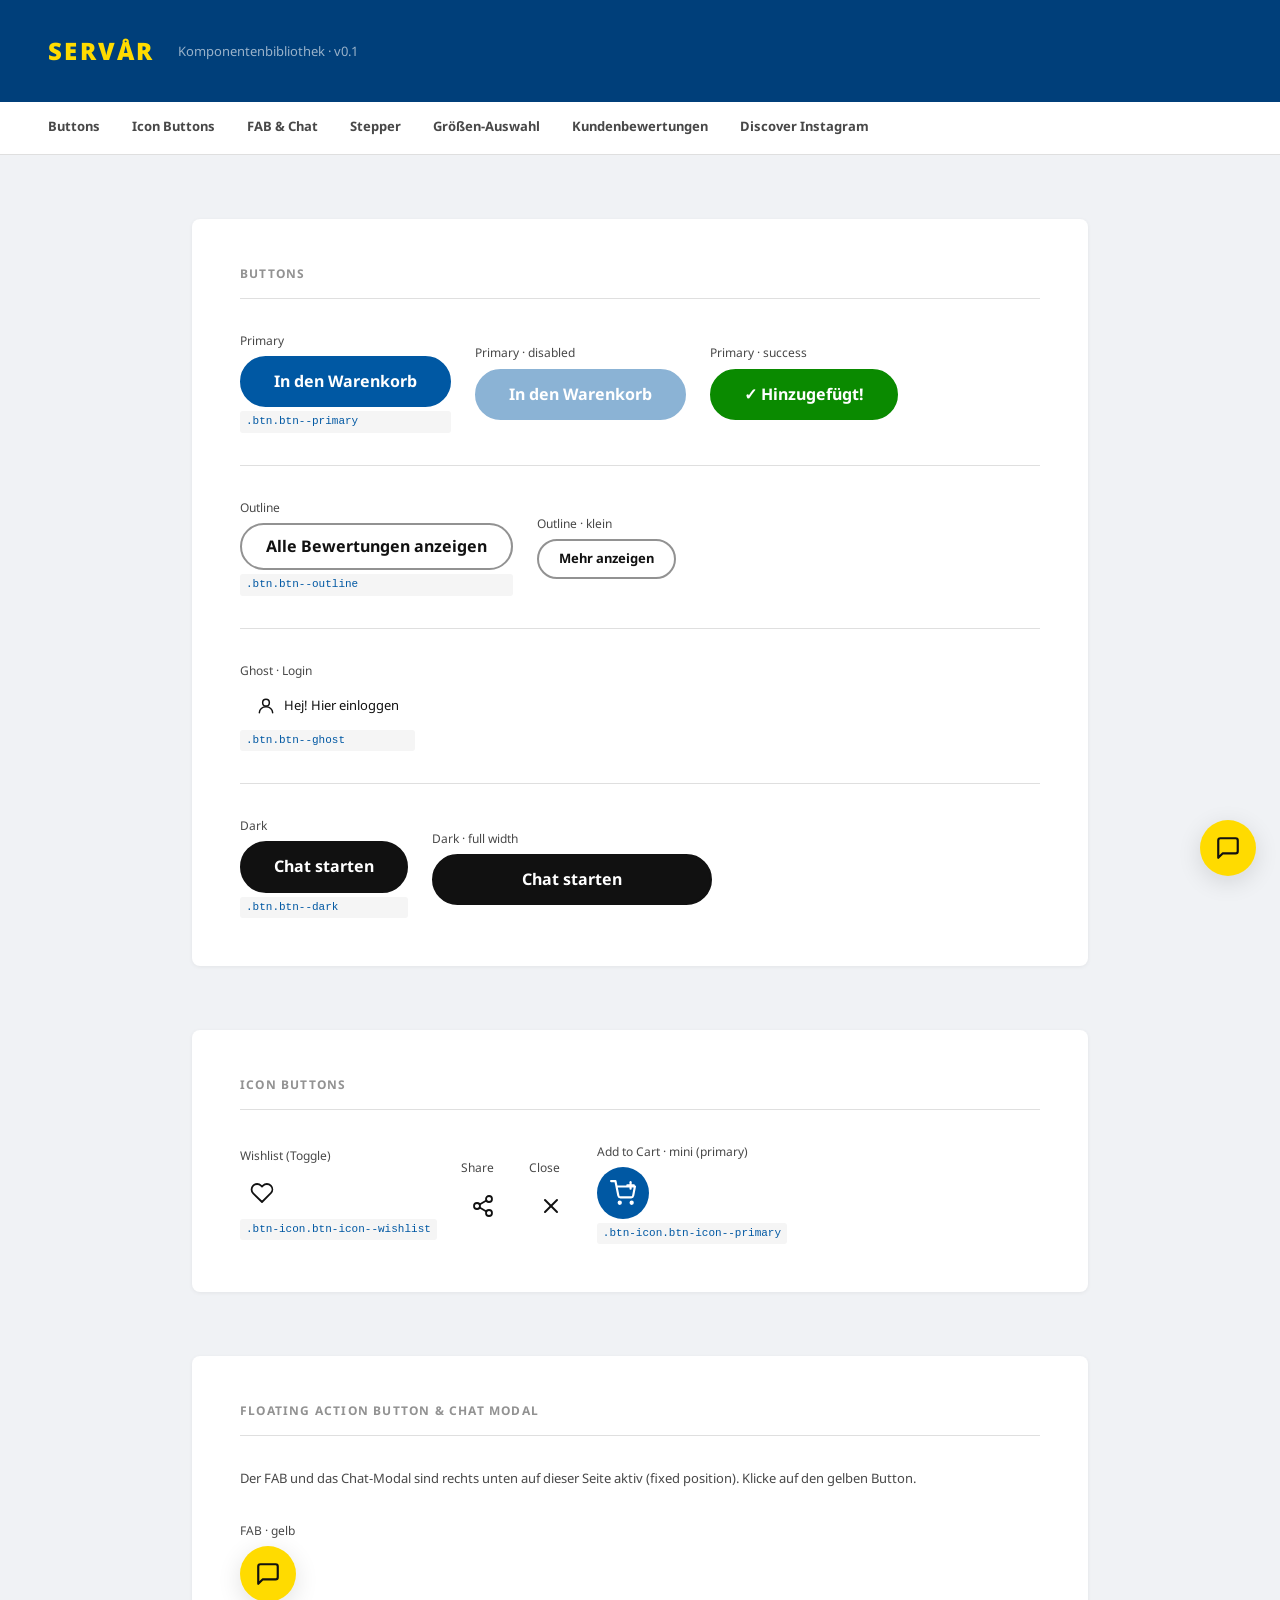
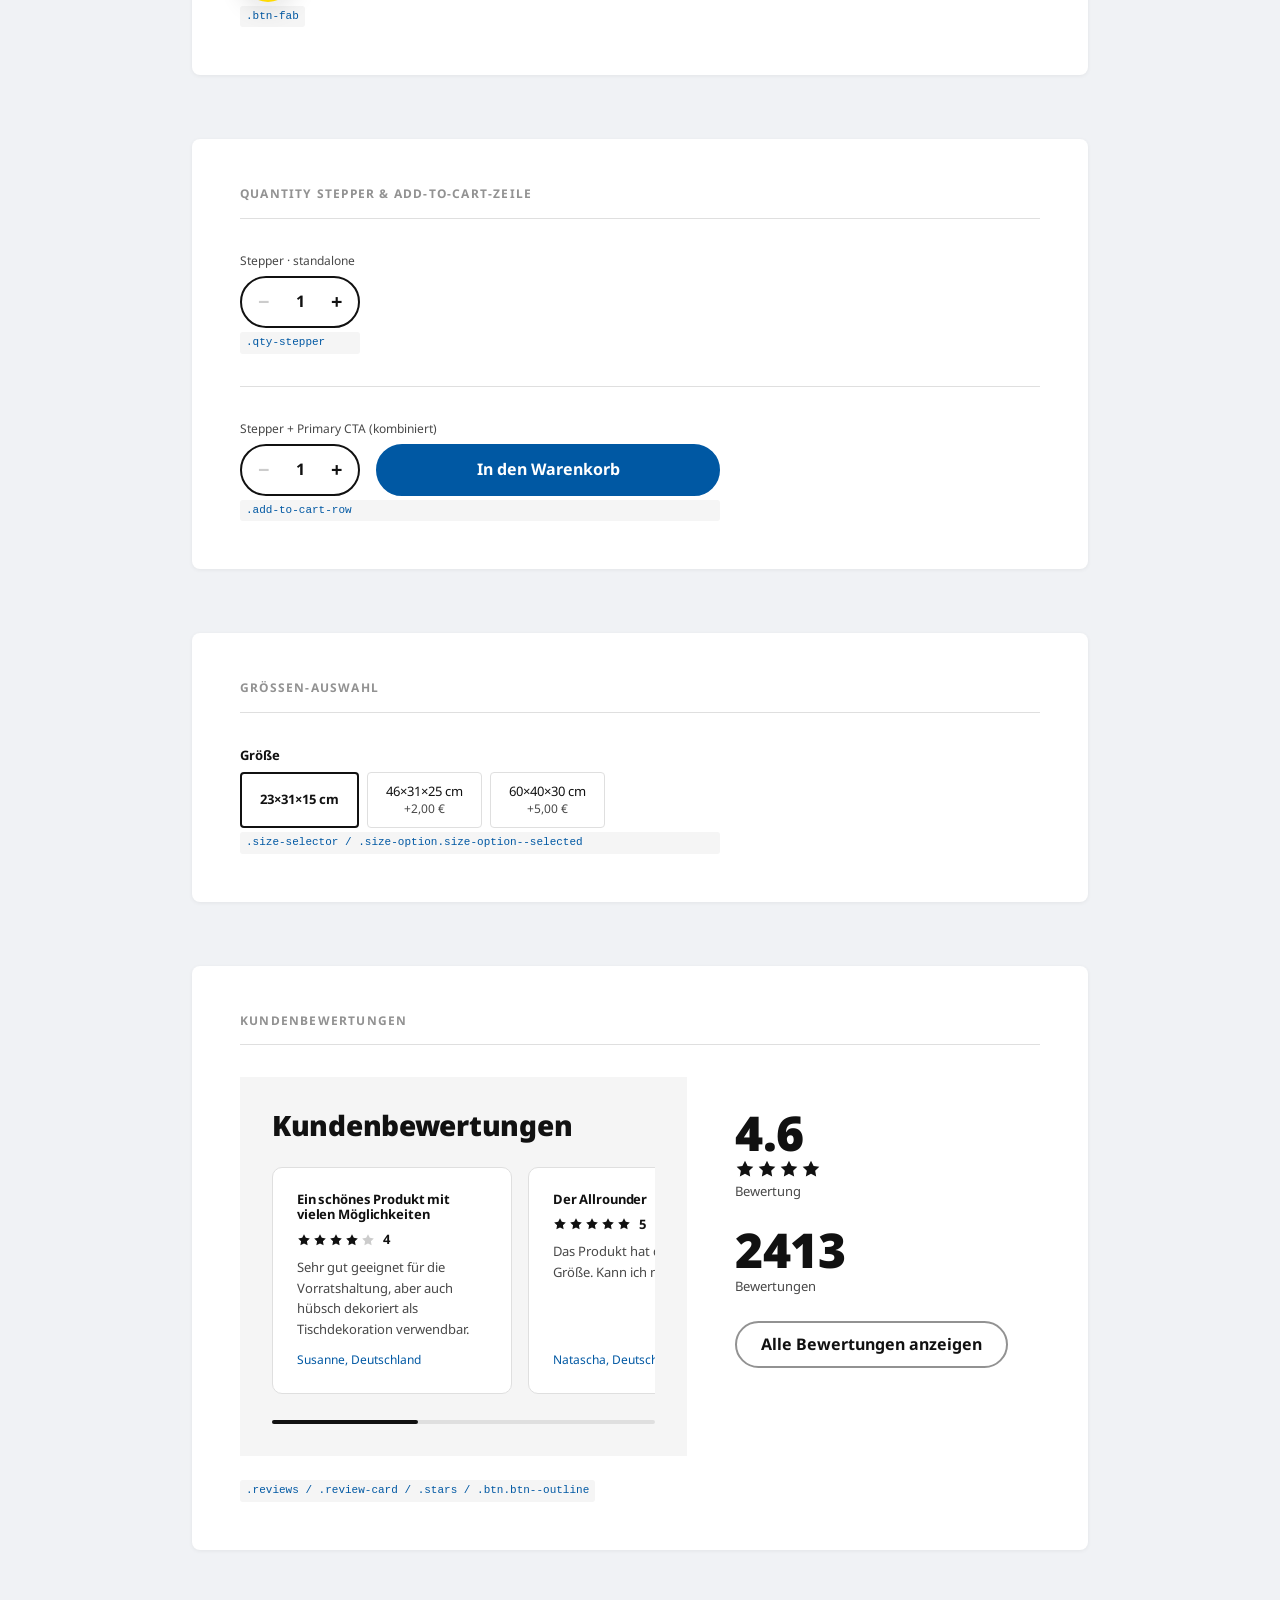
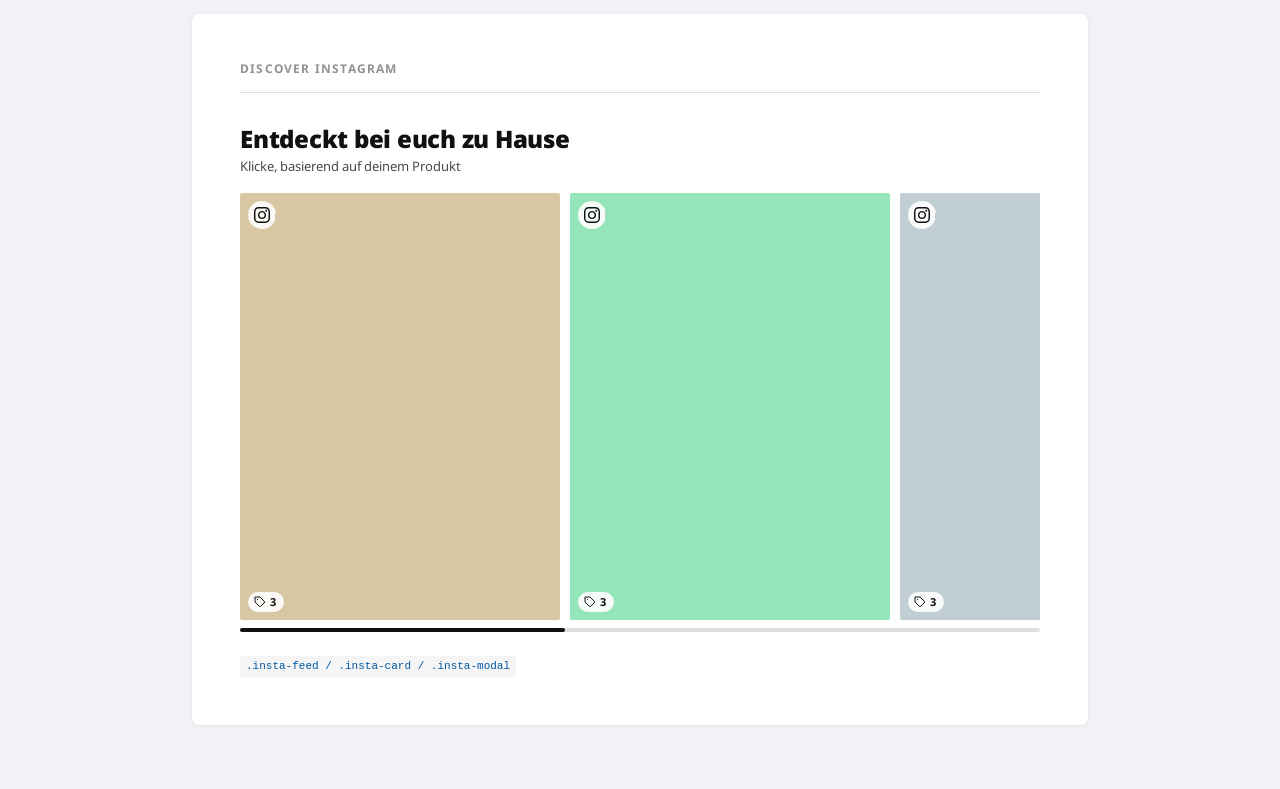
<file: components.html>
<!DOCTYPE html>
<html lang="de">
<head>
    <meta charset="UTF-8">
    <meta name="viewport" content="width=device-width, initial-scale=1.0">
    <title>SERVÅR – Komponentenbibliothek</title>
    <link rel="stylesheet" href="css/main.css">

    <style>
        /* ------------------------------------------------
           Nur für diese Seite: Showcase-Styles
           ------------------------------------------------ */
        body {
            background-color: #F0F2F5;
        }

        .lib-header {
            background-color: var(--color-dark-blue);
            color: var(--color-white);
            padding: var(--sp-4) var(--sp-6);
            position: sticky;
            top: 0;
            z-index: var(--z-sticky);
            display: flex;
            align-items: center;
            gap: var(--sp-3);
        }

        .lib-header__logo {
            font-size: var(--fz-xl);
            font-weight: var(--fw-black);
            letter-spacing: var(--ls-wider);
            color: var(--color-yellow);
        }

        .lib-header__title {
            font-size: var(--fz-sm);
            color: rgba(255,255,255,0.6);
            font-weight: var(--fw-regular);
        }

        .lib-nav {
            background-color: var(--color-white);
            border-bottom: 1px solid var(--color-border);
            padding: 0 var(--sp-6);
            display: flex;
            gap: var(--sp-4);
            overflow-x: auto;
        }

        .lib-nav__link {
            padding: 14px 0;
            font-size: var(--fz-sm);
            font-weight: var(--fw-bold);
            color: var(--color-text-muted);
            text-decoration: none;
            border-bottom: 3px solid transparent;
            white-space: nowrap;
            transition: color var(--transition-fast), border-color var(--transition-fast);
        }

        .lib-nav__link:hover {
            color: var(--color-text);
            border-color: var(--color-blue);
        }

        .lib-main {
            max-width: 960px;
            margin: 0 auto;
            padding: var(--sp-8) var(--sp-4);
            display: flex;
            flex-direction: column;
            gap: var(--sp-8);
        }

        .lib-section {
            background-color: var(--color-white);
            border-radius: 8px;
            padding: var(--sp-6);
            box-shadow: var(--shadow-sm);
        }

        .lib-section__title {
            font-size: var(--fz-xs);
            font-weight: var(--fw-bold);
            letter-spacing: var(--ls-wider);
            text-transform: uppercase;
            color: var(--color-gray-500);
            margin-bottom: var(--sp-4);
            padding-bottom: var(--sp-2);
            border-bottom: 1px solid var(--color-border);
        }

        .lib-row {
            display: flex;
            align-items: center;
            flex-wrap: wrap;
            gap: var(--sp-3);
            margin-bottom: var(--sp-4);
        }

        .lib-row:last-child {
            margin-bottom: 0;
        }

        .lib-label {
            display: block;
            font-size: var(--fz-xs);
            color: var(--color-text-muted);
            margin-bottom: 6px;
        }

        .lib-item {
            display: flex;
            flex-direction: column;
        }

        .lib-divider {
            border: none;
            border-top: 1px solid var(--color-border);
            margin: var(--sp-4) 0;
        }

        .lib-on-dark {
            background-color: var(--color-dark-blue);
            border-radius: 6px;
            padding: var(--sp-3) var(--sp-4);
        }

        .lib-code {
            display: inline-block;
            background-color: var(--color-gray-100);
            color: var(--color-blue);
            font-family: 'Courier New', monospace;
            font-size: 11px;
            padding: 2px 6px;
            border-radius: 3px;
            margin-top: 4px;
        }

        /* Showcase responsive */
        @media (max-width: 767px) {
            .lib-header  { padding: var(--sp-2) var(--sp-3); }
            .lib-nav     { padding: 0 var(--sp-3); gap: var(--sp-3); }
            .lib-main    { padding: var(--sp-4) var(--sp-2); gap: var(--sp-4); }
            .lib-section { padding: var(--sp-3); }
            .lib-row     { gap: var(--sp-2); }
        }
    </style>
</head>
<body>

<!-- ========================================================
     HEADER
     ======================================================== -->
<header class="lib-header">
    <span class="lib-header__logo">SERVÅR</span>
    <span class="lib-header__title">Komponentenbibliothek · v0.1</span>
</header>

<!-- ========================================================
     NAV
     ======================================================== -->
<nav class="lib-nav" aria-label="Komponenten-Sprungmarken">
    <a href="#buttons"   class="lib-nav__link">Buttons</a>
    <a href="#icon-btns" class="lib-nav__link">Icon Buttons</a>
    <a href="#fab"       class="lib-nav__link">FAB &amp; Chat</a>
    <a href="#stepper"   class="lib-nav__link">Stepper</a>
    <a href="#sizes"     class="lib-nav__link">Größen-Auswahl</a>
    <a href="#reviews"   class="lib-nav__link">Kundenbewertungen</a>
    <a href="#insta"     class="lib-nav__link">Discover Instagram</a>
</nav>


<main class="lib-main">

    <!-- ====================================================
         SECTION: BUTTONS
         ==================================================== -->
    <section class="lib-section" id="buttons">
        <h2 class="lib-section__title">Buttons</h2>

        <!-- Primary -->
        <div class="lib-row">
            <div class="lib-item">
                <span class="lib-label">Primary</span>
                <button class="btn btn--primary">In den Warenkorb</button>
                <code class="lib-code">.btn.btn--primary</code>
            </div>
            <div class="lib-item">
                <span class="lib-label">Primary · disabled</span>
                <button class="btn btn--primary" disabled>In den Warenkorb</button>
            </div>
            <div class="lib-item">
                <span class="lib-label">Primary · success</span>
                <button class="btn btn--primary btn--success">✓ Hinzugefügt!</button>
            </div>
        </div>

        <hr class="lib-divider">

        <!-- Outline -->
        <div class="lib-row">
            <div class="lib-item">
                <span class="lib-label">Outline</span>
                <button class="btn btn--outline">Alle Bewertungen anzeigen</button>
                <code class="lib-code">.btn.btn--outline</code>
            </div>
            <div class="lib-item">
                <span class="lib-label">Outline · klein</span>
                <button class="btn btn--outline" style="font-size: var(--fz-sm); padding: 10px 20px;">Mehr anzeigen</button>
            </div>
        </div>

        <hr class="lib-divider">

        <!-- Ghost -->
        <div class="lib-row">
            <div class="lib-item">
                <span class="lib-label">Ghost · Login</span>
                <button class="btn btn--ghost">
                    <!-- Person-Icon -->
                    <svg class="btn__icon" viewBox="0 0 24 24" fill="none" stroke="currentColor" stroke-width="1.8" stroke-linecap="round" stroke-linejoin="round" aria-hidden="true">
                        <circle cx="12" cy="8" r="4"/>
                        <path d="M4 20c0-4 3.6-7 8-7s8 3 8 7"/>
                    </svg>
                    Hej! Hier einloggen
                </button>
                <code class="lib-code">.btn.btn--ghost</code>
            </div>
        </div>

        <hr class="lib-divider">

        <!-- Dark -->
        <div class="lib-row">
            <div class="lib-item">
                <span class="lib-label">Dark</span>
                <button class="btn btn--dark">Chat starten</button>
                <code class="lib-code">.btn.btn--dark</code>
            </div>
            <div class="lib-item">
                <span class="lib-label">Dark · full width</span>
                <div style="width: 280px;">
                    <button class="btn btn--dark btn--full">Chat starten</button>
                </div>
            </div>
        </div>
    </section>


    <!-- ====================================================
         SECTION: ICON BUTTONS
         ==================================================== -->
    <section class="lib-section" id="icon-btns">
        <h2 class="lib-section__title">Icon Buttons</h2>

        <div class="lib-row">

            <!-- Wishlist -->
            <div class="lib-item">
                <span class="lib-label">Wishlist (Toggle)</span>
                <button class="btn-icon btn-icon--wishlist" aria-label="Zu Favoriten hinzufügen" aria-pressed="false">
                    <svg viewBox="0 0 24 24" fill="none" stroke="currentColor" stroke-width="1.8" stroke-linecap="round" stroke-linejoin="round" aria-hidden="true">
                        <path d="M20.8 4.6a5.5 5.5 0 0 0-7.8 0l-1 1-1-1a5.5 5.5 0 0 0-7.8 7.8l1 1L12 21l7.8-7.8 1-1a5.5 5.5 0 0 0 0-7.6z"/>
                    </svg>
                </button>
                <code class="lib-code">.btn-icon.btn-icon--wishlist</code>
            </div>

            <!-- Share -->
            <div class="lib-item">
                <span class="lib-label">Share</span>
                <button class="btn-icon" aria-label="Teilen">
                    <svg viewBox="0 0 24 24" fill="none" stroke="currentColor" stroke-width="1.8" stroke-linecap="round" stroke-linejoin="round" aria-hidden="true">
                        <circle cx="18" cy="5" r="3"/>
                        <circle cx="6" cy="12" r="3"/>
                        <circle cx="18" cy="19" r="3"/>
                        <line x1="8.6" y1="13.5" x2="15.4" y2="17.5"/>
                        <line x1="15.4" y1="6.5" x2="8.6" y2="10.5"/>
                    </svg>
                </button>
            </div>

            <!-- Close -->
            <div class="lib-item">
                <span class="lib-label">Close</span>
                <button class="btn-icon" aria-label="Schließen">
                    <svg viewBox="0 0 24 24" fill="none" stroke="currentColor" stroke-width="2" stroke-linecap="round" aria-hidden="true">
                        <line x1="18" y1="6" x2="6" y2="18"/>
                        <line x1="6" y1="6" x2="18" y2="18"/>
                    </svg>
                </button>
            </div>

            <!-- Mini Add to Cart (primary) -->
            <div class="lib-item">
                <span class="lib-label">Add to Cart · mini (primary)</span>
                <button class="btn-icon btn-icon--primary" aria-label="In den Warenkorb">
                    <svg viewBox="0 0 24 24" fill="none" stroke="currentColor" stroke-width="2" stroke-linecap="round" stroke-linejoin="round" aria-hidden="true">
                        <circle cx="9" cy="21" r="1"/>
                        <circle cx="20" cy="21" r="1"/>
                        <path d="M1 1h4l2.7 13.4a2 2 0 0 0 2 1.6h9.7a2 2 0 0 0 2-1.6L23 6H6"/>
                        <line x1="19" y1="2" x2="19" y2="8"/>
                        <line x1="16" y1="5" x2="22" y2="5"/>
                    </svg>
                </button>
                <code class="lib-code">.btn-icon.btn-icon--primary</code>
            </div>

        </div>
    </section>


    <!-- ====================================================
         SECTION: FAB & CHAT MODAL
         ==================================================== -->
    <section class="lib-section" id="fab">
        <h2 class="lib-section__title">Floating Action Button &amp; Chat Modal</h2>
        <p style="font-size:var(--fz-sm); color:var(--color-text-muted); margin-bottom:var(--sp-4);">
            Der FAB und das Chat-Modal sind rechts unten auf dieser Seite aktiv (fixed position). Klicke auf den gelben Button.
        </p>

        <div class="lib-row">
            <div class="lib-item">
                <span class="lib-label">FAB · gelb</span>
                <button class="btn-fab" style="position:relative;" aria-label="Chat öffnen (Demo)">
                    <svg viewBox="0 0 24 24" fill="none" stroke="currentColor" stroke-width="2" stroke-linecap="round" stroke-linejoin="round" aria-hidden="true">
                        <path d="M21 15a2 2 0 0 1-2 2H7l-4 4V5a2 2 0 0 1 2-2h14a2 2 0 0 1 2 2z"/>
                    </svg>
                </button>
                <code class="lib-code">.btn-fab</code>
            </div>
        </div>
    </section>


    <!-- ====================================================
         SECTION: QUANTITY STEPPER + ADD TO CART ROW
         ==================================================== -->
    <section class="lib-section" id="stepper">
        <h2 class="lib-section__title">Quantity Stepper &amp; Add-to-Cart-Zeile</h2>

        <!-- Standalone Stepper -->
        <div class="lib-row">
            <div class="lib-item">
                <span class="lib-label">Stepper · standalone</span>
                <div class="qty-stepper" role="group" aria-label="Menge">
                    <button class="qty-stepper__btn" id="qty-minus" aria-label="Menge verringern">−</button>
                    <span class="qty-stepper__value" id="qty-value" aria-live="polite">1</span>
                    <button class="qty-stepper__btn" id="qty-plus" aria-label="Menge erhöhen">+</button>
                </div>
                <code class="lib-code">.qty-stepper</code>
            </div>
        </div>

        <hr class="lib-divider">

        <!-- Stepper + CTA -->
        <div class="lib-item" style="max-width: 480px;">
            <span class="lib-label">Stepper + Primary CTA (kombiniert)</span>
            <div class="add-to-cart-row">
                <div class="qty-stepper" role="group" aria-label="Menge">
                    <button class="qty-stepper__btn" data-action="minus" aria-label="Menge verringern">−</button>
                    <span class="qty-stepper__value" data-qty-display>1</span>
                    <button class="qty-stepper__btn" data-action="plus" aria-label="Menge erhöhen">+</button>
                </div>
                <button class="btn btn--primary" id="add-to-cart-btn" data-qty-ref>
                    In den Warenkorb
                </button>
            </div>
            <code class="lib-code">.add-to-cart-row</code>
        </div>
    </section>


    <!-- ====================================================
         SECTION: SIZE SELECTOR
         ==================================================== -->
    <section class="lib-section" id="sizes">
        <h2 class="lib-section__title">Größen-Auswahl</h2>

        <div class="lib-item" style="max-width: 480px;">
            <div class="size-selector">
                <span class="size-selector__label">Größe</span>
                <div class="size-selector__options" role="group" aria-label="Größe wählen">
                    <button class="size-option size-option--selected" aria-pressed="true">
                        23×31×15 cm
                    </button>
                    <button class="size-option" aria-pressed="false">
                        46×31×25 cm
                        <span class="size-option__surcharge">+2,00 €</span>
                    </button>
                    <button class="size-option" aria-pressed="false">
                        60×40×30 cm
                        <span class="size-option__surcharge">+5,00 €</span>
                    </button>
                </div>
            </div>
            <code class="lib-code">.size-selector  /  .size-option.size-option--selected</code>
        </div>
    </section>


    <!-- ====================================================
         SECTION: KUNDENBEWERTUNGEN
         ==================================================== -->
    <section class="lib-section" id="reviews">
        <h2 class="lib-section__title">Kundenbewertungen</h2>

        <!-- Wiederverwendbares Stern-Shorthand (inline SVG, farbe via CSS) -->
        <svg style="display:none">
            <defs>
                <path id="star-path" d="M12 2l3.1 6.3 6.9 1-5 4.9 1.2 6.8L12 17.8l-6.2 3.2 1.2-6.8L2 9.3l6.9-1z"/>
                <linearGradient id="half-star-grad" x1="0" x2="1" y1="0" y2="0">
                    <stop offset="50%" stop-color="#111111"/>
                    <stop offset="50%" stop-color="#D0D8E0"/>
                </linearGradient>
            </defs>
        </svg>

        <div class="reviews">

            <!-- Linkes Panel: grauer Hintergrund — Heading + Slider -->
            <div class="reviews__panel reviews__panel--left">
                <h3 class="reviews__heading">Kundenbewertungen</h3>

                <div class="reviews__slider-col">

                    <!-- Pfeil-Navigation (erscheint beim Hover) -->
                    <div class="reviews__nav" aria-hidden="true">
                        <button class="reviews__nav-btn" id="reviews-prev" tabindex="-1" aria-label="Zurück">
                            <svg viewBox="0 0 24 24" fill="none" stroke="currentColor" stroke-width="2.5" stroke-linecap="round" stroke-linejoin="round">
                                <polyline points="15 18 9 12 15 6"/>
                            </svg>
                        </button>
                        <button class="reviews__nav-btn" id="reviews-next" tabindex="-1" aria-label="Weiter">
                            <svg viewBox="0 0 24 24" fill="none" stroke="currentColor" stroke-width="2.5" stroke-linecap="round" stroke-linejoin="round">
                                <polyline points="9 18 15 12 9 6"/>
                            </svg>
                        </button>
                    </div>

                    <!-- Karten -->
                    <div class="reviews__track" id="reviews-track">

                        <article class="review-card">
                            <h4 class="review-card__title">Ein schönes Produkt mit vielen Möglichkeiten</h4>
                            <div class="stars stars--sm" aria-label="4 von 5 Sternen">
                                <span class="star"><svg viewBox="0 0 24 24"><use href="#star-path"/></svg></span>
                                <span class="star"><svg viewBox="0 0 24 24"><use href="#star-path"/></svg></span>
                                <span class="star"><svg viewBox="0 0 24 24"><use href="#star-path"/></svg></span>
                                <span class="star"><svg viewBox="0 0 24 24"><use href="#star-path"/></svg></span>
                                <span class="star star--empty"><svg viewBox="0 0 24 24"><use href="#star-path"/></svg></span>
                                <span class="stars__count">4</span>
                            </div>
                            <p class="review-card__body">Sehr gut geeignet für die Vorratshaltung, aber auch hübsch dekoriert als Tischdekoration verwendbar.</p>
                            <span class="review-card__author">Susanne, Deutschland</span>
                        </article>

                        <article class="review-card">
                            <h4 class="review-card__title">Der Allrounder</h4>
                            <div class="stars stars--sm" aria-label="5 von 5 Sternen">
                                <span class="star"><svg viewBox="0 0 24 24"><use href="#star-path"/></svg></span>
                                <span class="star"><svg viewBox="0 0 24 24"><use href="#star-path"/></svg></span>
                                <span class="star"><svg viewBox="0 0 24 24"><use href="#star-path"/></svg></span>
                                <span class="star"><svg viewBox="0 0 24 24"><use href="#star-path"/></svg></span>
                                <span class="star"><svg viewBox="0 0 24 24"><use href="#star-path"/></svg></span>
                                <span class="stars__count">5</span>
                            </div>
                            <p class="review-card__body">Das Produkt hat die perfekte Größe. Kann ich nur empfehlen.</p>
                            <span class="review-card__author">Natascha, Deutschland</span>
                        </article>

                        <article class="review-card">
                            <h4 class="review-card__title">Praktischer Alltagshelfer</h4>
                            <div class="stars stars--sm" aria-label="5 von 5 Sternen">
                                <span class="star"><svg viewBox="0 0 24 24"><use href="#star-path"/></svg></span>
                                <span class="star"><svg viewBox="0 0 24 24"><use href="#star-path"/></svg></span>
                                <span class="star"><svg viewBox="0 0 24 24"><use href="#star-path"/></svg></span>
                                <span class="star"><svg viewBox="0 0 24 24"><use href="#star-path"/></svg></span>
                                <span class="star"><svg viewBox="0 0 24 24"><use href="#star-path"/></svg></span>
                                <span class="stars__count">5</span>
                            </div>
                            <p class="review-card__body">Super Preis-Leistungs-Verhältnis. Gut zu reinigen, Preis Leistung passt.</p>
                            <span class="review-card__author">Nicole, Deutschland</span>
                        </article>

                        <article class="review-card">
                            <h4 class="review-card__title">Genau wie erwartet</h4>
                            <div class="stars stars--sm" aria-label="4 von 5 Sternen">
                                <span class="star"><svg viewBox="0 0 24 24"><use href="#star-path"/></svg></span>
                                <span class="star"><svg viewBox="0 0 24 24"><use href="#star-path"/></svg></span>
                                <span class="star"><svg viewBox="0 0 24 24"><use href="#star-path"/></svg></span>
                                <span class="star"><svg viewBox="0 0 24 24"><use href="#star-path"/></svg></span>
                                <span class="star star--empty"><svg viewBox="0 0 24 24"><use href="#star-path"/></svg></span>
                                <span class="stars__count">4</span>
                            </div>
                            <p class="review-card__body">Schnelle Lieferung, gut verpackt. Entspricht der Beschreibung auf der Webseite.</p>
                            <span class="review-card__author">Thomas, Österreich</span>
                        </article>

                    </div><!-- /.reviews__track -->

                    <!-- Custom Scrollbar -->
                    <div class="reviews__scrollbar-track" id="reviews-scrollbar-track" aria-hidden="true">
                        <div class="reviews__scrollbar-thumb" id="reviews-scrollbar-thumb"></div>
                    </div>

                </div><!-- /.reviews__slider-col -->
            </div><!-- /.reviews__panel--left -->

            <!-- Rechtes Panel: weißer Hintergrund — Stats + Button -->
            <div class="reviews__panel reviews__panel--right">
                <div class="reviews__stat-col">
                    <div class="reviews__stat">
                        <span class="reviews__stat-value">4.6</span>
                        <div class="stars stars--lg" aria-label="4,6 von 5 Sternen">
                            <span class="star"><svg viewBox="0 0 24 24"><use href="#star-path"/></svg></span>
                            <span class="star"><svg viewBox="0 0 24 24"><use href="#star-path"/></svg></span>
                            <span class="star"><svg viewBox="0 0 24 24"><use href="#star-path"/></svg></span>
                            <span class="star"><svg viewBox="0 0 24 24"><use href="#star-path"/></svg></span>
                            <span class="star star--half">
                                <svg viewBox="0 0 24 24"><use href="#star-path" fill="url(#half-star-grad)"/></svg>
                            </span>
                        </div>
                        <span class="reviews__stat-label">Bewertung</span>
                    </div>

                    <div class="reviews__stat">
                        <span class="reviews__stat-value">2413</span>
                        <span class="reviews__stat-label">Bewertungen</span>
                    </div>

                    <button class="btn btn--outline">Alle Bewertungen anzeigen</button>
                </div>
            </div><!-- /.reviews__panel--right -->

        </div><!-- /.reviews -->

        <code class="lib-code" style="margin-top:var(--sp-3); display:inline-block;">.reviews  /  .review-card  /  .stars  /  .btn.btn--outline</code>
    </section>


    <!-- ====================================================
         SECTION: DISCOVER INSTAGRAM
         ==================================================== -->
    <section class="lib-section" id="insta">
        <h2 class="lib-section__title">Discover Instagram</h2>

        <div class="insta-feed">
            <div>
                <h3 class="insta-feed__title">Entdeckt bei euch zu Hause</h3>
                <p class="insta-feed__subtitle">Klicke, basierend auf deinem Produkt</p>
            </div>

            <div class="insta-feed__slider-col">

                <!-- Wrapper: Nav-Buttons werden relativ zum Track zentriert -->
                <div class="insta-feed__slider-wrapper">
                    <div class="insta-feed__nav" aria-hidden="true">
                        <button class="reviews__nav-btn is-hidden" id="insta-prev" tabindex="-1" aria-label="Zurück">
                            <svg viewBox="0 0 24 24" fill="none" stroke="currentColor" stroke-width="2.5" stroke-linecap="round" stroke-linejoin="round">
                                <polyline points="15 18 9 12 15 6"/>
                            </svg>
                        </button>
                        <button class="reviews__nav-btn" id="insta-next" tabindex="-1" aria-label="Weiter">
                            <svg viewBox="0 0 24 24" fill="none" stroke="currentColor" stroke-width="2.5" stroke-linecap="round" stroke-linejoin="round">
                                <polyline points="9 18 15 12 9 6"/>
                            </svg>
                        </button>
                    </div>

                <!-- Bilder-Track -->
                <div class="insta-feed__track" id="insta-track">

                    <button class="insta-card" data-handle="potipiomara" data-count="3" data-card-index="0" aria-label="Beitrag von potipiomara öffnen">
                        <div class="insta-card__img" style="background:rgb(var(--colour-extended-palette-20));width:100%;height:100%;"></div>
                        <span class="insta-card__ig-badge" aria-hidden="true">
                            <svg viewBox="0 0 24 24" fill="currentColor"><path d="M12 2.163c3.204 0 3.584.012 4.85.07 3.252.148 4.771 1.691 4.919 4.919.058 1.265.069 1.645.069 4.849 0 3.205-.012 3.584-.069 4.849-.149 3.225-1.664 4.771-4.919 4.919-1.266.058-1.644.07-4.85.07-3.204 0-3.584-.012-4.849-.07-3.26-.149-4.771-1.699-4.919-4.92-.058-1.265-.07-1.644-.07-4.849 0-3.204.013-3.583.07-4.849.149-3.227 1.664-4.771 4.919-4.919 1.266-.057 1.645-.069 4.849-.069zm0-2.163c-3.259 0-3.667.014-4.947.072-4.358.2-6.78 2.618-6.98 6.98-.059 1.281-.073 1.689-.073 4.948 0 3.259.014 3.668.072 4.948.2 4.358 2.618 6.78 6.98 6.98 1.281.058 1.689.072 4.948.072 3.259 0 3.668-.014 4.948-.072 4.354-.2 6.782-2.618 6.979-6.98.059-1.28.073-1.689.073-4.948 0-3.259-.014-3.667-.072-4.947-.196-4.354-2.617-6.78-6.979-6.98-1.281-.059-1.69-.073-4.949-.073zm0 5.838c-3.403 0-6.162 2.759-6.162 6.162s2.759 6.163 6.162 6.163 6.162-2.759 6.162-6.163c0-3.403-2.759-6.162-6.162-6.162zm0 10.162c-2.209 0-4-1.79-4-4 0-2.209 1.791-4 4-4s4 1.791 4 4c0 2.21-1.791 4-4 4zm6.406-11.845c-.796 0-1.441.645-1.441 1.44s.645 1.44 1.441 1.44c.795 0 1.439-.645 1.439-1.44s-.644-1.44-1.439-1.44z"/></svg>
                            <span class="insta-card__ig-name">potipiomara</span>
                        </span>
                        <span class="insta-card__count" aria-hidden="true">
                            <svg viewBox="0 0 24 24" fill="none" stroke="currentColor" stroke-width="2" stroke-linecap="round" stroke-linejoin="round"><path d="M20.59 13.41l-7.17 7.17a2 2 0 0 1-2.83 0L2 12V2h10l8.59 8.59a2 2 0 0 1 0 2.82z"/><line x1="7" y1="7" x2="7.01" y2="7"/></svg>
                            3
                        </span>
                    </button>

                    <button class="insta-card" data-handle="hemmet_huset" data-count="2" data-card-index="1" aria-label="Beitrag von hemmet_huset öffnen">
                        <div class="insta-card__img" style="background:rgb(var(--colour-extended-palette-17));width:100%;height:100%;"></div>
                        <span class="insta-card__ig-badge" aria-hidden="true">
                            <svg viewBox="0 0 24 24" fill="currentColor"><path d="M12 2.163c3.204 0 3.584.012 4.85.07 3.252.148 4.771 1.691 4.919 4.919.058 1.265.069 1.645.069 4.849 0 3.205-.012 3.584-.069 4.849-.149 3.225-1.664 4.771-4.919 4.919-1.266.058-1.644.07-4.85.07-3.204 0-3.584-.012-4.849-.07-3.26-.149-4.771-1.699-4.919-4.92-.058-1.265-.07-1.644-.07-4.849 0-3.204.013-3.583.07-4.849.149-3.227 1.664-4.771 4.919-4.919 1.266-.057 1.645-.069 4.849-.069zm0-2.163c-3.259 0-3.667.014-4.947.072-4.358.2-6.78 2.618-6.98 6.98-.059 1.281-.073 1.689-.073 4.948 0 3.259.014 3.668.072 4.948.2 4.358 2.618 6.78 6.98 6.98 1.281.058 1.689.072 4.948.072 3.259 0 3.668-.014 4.948-.072 4.354-.2 6.782-2.618 6.979-6.98.059-1.28.073-1.689.073-4.948 0-3.259-.014-3.667-.072-4.947-.196-4.354-2.617-6.78-6.979-6.98-1.281-.059-1.69-.073-4.949-.073zm0 5.838c-3.403 0-6.162 2.759-6.162 6.162s2.759 6.163 6.162 6.163 6.162-2.759 6.162-6.163c0-3.403-2.759-6.162-6.162-6.162zm0 10.162c-2.209 0-4-1.79-4-4 0-2.209 1.791-4 4-4s4 1.791 4 4c0 2.21-1.791 4-4 4zm6.406-11.845c-.796 0-1.441.645-1.441 1.44s.645 1.44 1.441 1.44c.795 0 1.439-.645 1.439-1.44s-.644-1.44-1.439-1.44z"/></svg>
                            <span class="insta-card__ig-name">hemmet_huset</span>
                        </span>
                        <span class="insta-card__count" aria-hidden="true">
                            <svg viewBox="0 0 24 24" fill="none" stroke="currentColor" stroke-width="2" stroke-linecap="round" stroke-linejoin="round"><path d="M20.59 13.41l-7.17 7.17a2 2 0 0 1-2.83 0L2 12V2h10l8.59 8.59a2 2 0 0 1 0 2.82z"/><line x1="7" y1="7" x2="7.01" y2="7"/></svg>
                            2
                        </span>
                    </button>

                    <button class="insta-card" data-handle="mein_zuhause_de" data-count="4" data-card-index="2" aria-label="Beitrag von mein_zuhause_de öffnen">
                        <div class="insta-card__img" style="background:rgb(var(--colour-extended-palette-01));width:100%;height:100%;"></div>
                        <span class="insta-card__ig-badge" aria-hidden="true">
                            <svg viewBox="0 0 24 24" fill="currentColor"><path d="M12 2.163c3.204 0 3.584.012 4.85.07 3.252.148 4.771 1.691 4.919 4.919.058 1.265.069 1.645.069 4.849 0 3.205-.012 3.584-.069 4.849-.149 3.225-1.664 4.771-4.919 4.919-1.266.058-1.644.07-4.85.07-3.204 0-3.584-.012-4.849-.07-3.26-.149-4.771-1.699-4.919-4.92-.058-1.265-.07-1.644-.07-4.849 0-3.204.013-3.583.07-4.849.149-3.227 1.664-4.771 4.919-4.919 1.266-.057 1.645-.069 4.849-.069zm0-2.163c-3.259 0-3.667.014-4.947.072-4.358.2-6.78 2.618-6.98 6.98-.059 1.281-.073 1.689-.073 4.948 0 3.259.014 3.668.072 4.948.2 4.358 2.618 6.78 6.98 6.98 1.281.058 1.689.072 4.948.072 3.259 0 3.668-.014 4.948-.072 4.354-.2 6.782-2.618 6.979-6.98.059-1.28.073-1.689.073-4.948 0-3.259-.014-3.667-.072-4.947-.196-4.354-2.617-6.78-6.979-6.98-1.281-.059-1.69-.073-4.949-.073zm0 5.838c-3.403 0-6.162 2.759-6.162 6.162s2.759 6.163 6.162 6.163 6.162-2.759 6.162-6.163c0-3.403-2.759-6.162-6.162-6.162zm0 10.162c-2.209 0-4-1.79-4-4 0-2.209 1.791-4 4-4s4 1.791 4 4c0 2.21-1.791 4-4 4zm6.406-11.845c-.796 0-1.441.645-1.441 1.44s.645 1.44 1.441 1.44c.795 0 1.439-.645 1.439-1.44s-.644-1.44-1.439-1.44z"/></svg>
                            <span class="insta-card__ig-name">mein_zuhause_de</span>
                        </span>
                        <span class="insta-card__count" aria-hidden="true">
                            <svg viewBox="0 0 24 24" fill="none" stroke="currentColor" stroke-width="2" stroke-linecap="round" stroke-linejoin="round"><path d="M20.59 13.41l-7.17 7.17a2 2 0 0 1-2.83 0L2 12V2h10l8.59 8.59a2 2 0 0 1 0 2.82z"/><line x1="7" y1="7" x2="7.01" y2="7"/></svg>
                            4
                        </span>
                    </button>

                    <button class="insta-card" data-handle="nordic.living" data-count="2" data-card-index="3" aria-label="Beitrag von nordic.living öffnen">
                        <div class="insta-card__img" style="background:rgb(var(--colour-extended-palette-10));width:100%;height:100%;"></div>
                        <span class="insta-card__ig-badge" aria-hidden="true">
                            <svg viewBox="0 0 24 24" fill="currentColor"><path d="M12 2.163c3.204 0 3.584.012 4.85.07 3.252.148 4.771 1.691 4.919 4.919.058 1.265.069 1.645.069 4.849 0 3.205-.012 3.584-.069 4.849-.149 3.225-1.664 4.771-4.919 4.919-1.266.058-1.644.07-4.85.07-3.204 0-3.584-.012-4.849-.07-3.26-.149-4.771-1.699-4.919-4.92-.058-1.265-.07-1.644-.07-4.849 0-3.204.013-3.583.07-4.849.149-3.227 1.664-4.771 4.919-4.919 1.266-.057 1.645-.069 4.849-.069zm0-2.163c-3.259 0-3.667.014-4.947.072-4.358.2-6.78 2.618-6.98 6.98-.059 1.281-.073 1.689-.073 4.948 0 3.259.014 3.668.072 4.948.2 4.358 2.618 6.78 6.98 6.98 1.281.058 1.689.072 4.948.072 3.259 0 3.668-.014 4.948-.072 4.354-.2 6.782-2.618 6.979-6.98.059-1.28.073-1.689.073-4.948 0-3.259-.014-3.667-.072-4.947-.196-4.354-2.617-6.78-6.979-6.98-1.281-.059-1.69-.073-4.949-.073zm0 5.838c-3.403 0-6.162 2.759-6.162 6.162s2.759 6.163 6.162 6.163 6.162-2.759 6.162-6.163c0-3.403-2.759-6.162-6.162-6.162zm0 10.162c-2.209 0-4-1.79-4-4 0-2.209 1.791-4 4-4s4 1.791 4 4c0 2.21-1.791 4-4 4zm6.406-11.845c-.796 0-1.441.645-1.441 1.44s.645 1.44 1.441 1.44c.795 0 1.439-.645 1.439-1.44s-.644-1.44-1.439-1.44z"/></svg>
                            <span class="insta-card__ig-name">nordic.living</span>
                        </span>
                        <span class="insta-card__count" aria-hidden="true">
                            <svg viewBox="0 0 24 24" fill="none" stroke="currentColor" stroke-width="2" stroke-linecap="round" stroke-linejoin="round"><path d="M20.59 13.41l-7.17 7.17a2 2 0 0 1-2.83 0L2 12V2h10l8.59 8.59a2 2 0 0 1 0 2.82z"/><line x1="7" y1="7" x2="7.01" y2="7"/></svg>
                            2
                        </span>
                    </button>

                    <button class="insta-card" data-handle="scandi_home" data-count="1" data-card-index="4" aria-label="Beitrag von scandi_home öffnen">
                        <div class="insta-card__img" style="background:rgb(var(--colour-extended-palette-15));width:100%;height:100%;"></div>
                        <span class="insta-card__ig-badge" aria-hidden="true">
                            <svg viewBox="0 0 24 24" fill="currentColor"><path d="M12 2.163c3.204 0 3.584.012 4.85.07 3.252.148 4.771 1.691 4.919 4.919.058 1.265.069 1.645.069 4.849 0 3.205-.012 3.584-.069 4.849-.149 3.225-1.664 4.771-4.919 4.919-1.266.058-1.644.07-4.85.07-3.204 0-3.584-.012-4.849-.07-3.26-.149-4.771-1.699-4.919-4.92-.058-1.265-.07-1.644-.07-4.849 0-3.204.013-3.583.07-4.849.149-3.227 1.664-4.771 4.919-4.919 1.266-.057 1.645-.069 4.849-.069zm0-2.163c-3.259 0-3.667.014-4.947.072-4.358.2-6.78 2.618-6.98 6.98-.059 1.281-.073 1.689-.073 4.948 0 3.259.014 3.668.072 4.948.2 4.358 2.618 6.78 6.98 6.98 1.281.058 1.689.072 4.948.072 3.259 0 3.668-.014 4.948-.072 4.354-.2 6.782-2.618 6.979-6.98.059-1.28.073-1.689.073-4.948 0-3.259-.014-3.667-.072-4.947-.196-4.354-2.617-6.78-6.979-6.98-1.281-.059-1.69-.073-4.949-.073zm0 5.838c-3.403 0-6.162 2.759-6.162 6.162s2.759 6.163 6.162 6.163 6.162-2.759 6.162-6.163c0-3.403-2.759-6.162-6.162-6.162zm0 10.162c-2.209 0-4-1.79-4-4 0-2.209 1.791-4 4-4s4 1.791 4 4c0 2.21-1.791 4-4 4zm6.406-11.845c-.796 0-1.441.645-1.441 1.44s.645 1.44 1.441 1.44c.795 0 1.439-.645 1.439-1.44s-.644-1.44-1.439-1.44z"/></svg>
                            <span class="insta-card__ig-name">scandi_home</span>
                        </span>
                        <span class="insta-card__count" aria-hidden="true">
                            <svg viewBox="0 0 24 24" fill="none" stroke="currentColor" stroke-width="2" stroke-linecap="round" stroke-linejoin="round"><path d="M20.59 13.41l-7.17 7.17a2 2 0 0 1-2.83 0L2 12V2h10l8.59 8.59a2 2 0 0 1 0 2.82z"/><line x1="7" y1="7" x2="7.01" y2="7"/></svg>
                            1
                        </span>
                    </button>

                    <button class="insta-card" data-handle="ikea.fans" data-count="3" data-card-index="5" aria-label="Beitrag von ikea.fans öffnen">
                        <div class="insta-card__img" style="background:rgb(var(--colour-extended-palette-06));width:100%;height:100%;"></div>
                        <span class="insta-card__ig-badge" aria-hidden="true">
                            <svg viewBox="0 0 24 24" fill="currentColor"><path d="M12 2.163c3.204 0 3.584.012 4.85.07 3.252.148 4.771 1.691 4.919 4.919.058 1.265.069 1.645.069 4.849 0 3.205-.012 3.584-.069 4.849-.149 3.225-1.664 4.771-4.919 4.919-1.266.058-1.644.07-4.85.07-3.204 0-3.584-.012-4.849-.07-3.26-.149-4.771-1.699-4.919-4.92-.058-1.265-.07-1.644-.07-4.849 0-3.204.013-3.583.07-4.849.149-3.227 1.664-4.771 4.919-4.919 1.266-.057 1.645-.069 4.849-.069zm0-2.163c-3.259 0-3.667.014-4.947.072-4.358.2-6.78 2.618-6.98 6.98-.059 1.281-.073 1.689-.073 4.948 0 3.259.014 3.668.072 4.948.2 4.358 2.618 6.78 6.98 6.98 1.281.058 1.689.072 4.948.072 3.259 0 3.668-.014 4.948-.072 4.354-.2 6.782-2.618 6.979-6.98.059-1.28.073-1.689.073-4.948 0-3.259-.014-3.667-.072-4.947-.196-4.354-2.617-6.78-6.979-6.98-1.281-.059-1.69-.073-4.949-.073zm0 5.838c-3.403 0-6.162 2.759-6.162 6.162s2.759 6.163 6.162 6.163 6.162-2.759 6.162-6.163c0-3.403-2.759-6.162-6.162-6.162zm0 10.162c-2.209 0-4-1.79-4-4 0-2.209 1.791-4 4-4s4 1.791 4 4c0 2.21-1.791 4-4 4zm6.406-11.845c-.796 0-1.441.645-1.441 1.44s.645 1.44 1.441 1.44c.795 0 1.439-.645 1.439-1.44s-.644-1.44-1.439-1.44z"/></svg>
                            <span class="insta-card__ig-name">ikea.fans</span>
                        </span>
                        <span class="insta-card__count" aria-hidden="true">
                            <svg viewBox="0 0 24 24" fill="none" stroke="currentColor" stroke-width="2" stroke-linecap="round" stroke-linejoin="round"><path d="M20.59 13.41l-7.17 7.17a2 2 0 0 1-2.83 0L2 12V2h10l8.59 8.59a2 2 0 0 1 0 2.82z"/><line x1="7" y1="7" x2="7.01" y2="7"/></svg>
                            3
                        </span>
                    </button>

                </div><!-- /.insta-feed__track -->
                </div><!-- /.insta-feed__slider-wrapper -->

                <div class="insta-feed__scrollbar-track" id="insta-scrollbar-track" aria-hidden="true">
                    <div class="insta-feed__scrollbar-thumb" id="insta-scrollbar-thumb"></div>
                </div>

            </div><!-- /.insta-feed__slider-col -->
        </div><!-- /.insta-feed -->

        <code class="lib-code" style="margin-top:var(--sp-3);display:inline-block;">.insta-feed  /  .insta-card  /  .insta-modal</code>
    </section>


</main>


<!-- ========================================================
     INSTAGRAM MODAL (fixed)
     ======================================================== -->
<div class="insta-modal" id="insta-modal" role="dialog" aria-modal="true" aria-labelledby="insta-modal-title">
    <div class="insta-modal__panel">

        <!-- Volle Breite: Header -->
        <div class="insta-modal__header">
            <h3 class="insta-modal__title" id="insta-modal-title">Entdeckt bei euch zu Hause</h3>
            <button class="btn-icon insta-modal__close" id="insta-modal-close" aria-label="Modal schließen">
                <svg viewBox="0 0 24 24" fill="none" stroke="currentColor" stroke-width="2.5" stroke-linecap="round" aria-hidden="true">
                    <line x1="18" y1="6" x2="6" y2="18"/><line x1="6" y1="6" x2="18" y2="18"/>
                </svg>
            </button>
        </div>

        <!-- Zweispaltiger Body -->
        <div class="insta-modal__body">

        <!-- Linke Seite: Bild -->
        <div class="insta-modal__image-col">
            <div class="insta-modal__image-wrapper">
                <div id="insta-modal-img" style="width:100%;height:100%;"></div>
                <span class="insta-modal__handle" id="insta-modal-handle">
                    <svg viewBox="0 0 24 24" fill="currentColor" width="14" height="14" aria-hidden="true"><path d="M12 2.163c3.204 0 3.584.012 4.85.07 3.252.148 4.771 1.691 4.919 4.919.058 1.265.069 1.645.069 4.849 0 3.205-.012 3.584-.069 4.849-.149 3.225-1.664 4.771-4.919 4.919-1.266.058-1.644.07-4.85.07-3.204 0-3.584-.012-4.849-.07-3.26-.149-4.771-1.699-4.919-4.92-.058-1.265-.07-1.644-.07-4.849 0-3.204.013-3.583.07-4.849.149-3.227 1.664-4.771 4.919-4.919 1.266-.057 1.645-.069 4.849-.069zm0-2.163c-3.259 0-3.667.014-4.947.072-4.358.2-6.78 2.618-6.98 6.98-.059 1.281-.073 1.689-.073 4.948 0 3.259.014 3.668.072 4.948.2 4.358 2.618 6.78 6.98 6.98 1.281.058 1.689.072 4.948.072 3.259 0 3.668-.014 4.948-.072 4.354-.2 6.782-2.618 6.979-6.98.059-1.28.073-1.689.073-4.948 0-3.259-.014-3.667-.072-4.947-.196-4.354-2.617-6.78-6.979-6.98-1.281-.059-1.69-.073-4.949-.073zm0 5.838c-3.403 0-6.162 2.759-6.162 6.162s2.759 6.163 6.162 6.163 6.162-2.759 6.162-6.163c0-3.403-2.759-6.162-6.162-6.162zm0 10.162c-2.209 0-4-1.79-4-4 0-2.209 1.791-4 4-4s4 1.791 4 4c0 2.21-1.791 4-4 4zm6.406-11.845c-.796 0-1.441.645-1.441 1.44s.645 1.44 1.441 1.44c.795 0 1.439-.645 1.439-1.44s-.644-1.44-1.439-1.44z"/></svg>
                    <span id="insta-modal-username">–</span>
                </span>
            </div>
        </div>

        <!-- Rechte Seite: Produktliste -->
        <div class="insta-modal__products-col">

            <div class="insta-product">
                <div class="insta-product__thumb" style="background:rgb(var(--colour-extended-palette-20));"></div>
                <div class="insta-product__info">
                    <span class="insta-product__name">KNAGGLIG</span>
                    <span class="insta-product__desc">Kistchen, 23×31×15 cm</span>
                    <span class="insta-product__price">7,<sup>–</sup></span>
                </div>
                <div class="insta-product__actions">
                    <button class="btn-icon btn-icon--primary" aria-label="In den Warenkorb">
                        <svg viewBox="0 0 24 24" fill="none" stroke="currentColor" stroke-width="2" stroke-linecap="round" stroke-linejoin="round" aria-hidden="true">
                            <circle cx="9" cy="21" r="1"/><circle cx="20" cy="21" r="1"/>
                            <path d="M1 1h4l2.7 13.4a2 2 0 0 0 2 1.6h9.7a2 2 0 0 0 2-1.6L23 6H6"/>
                        </svg>
                    </button>
                    <button class="btn-icon btn-icon--wishlist" aria-label="Zu Favoriten" aria-pressed="false">
                        <svg viewBox="0 0 24 24" fill="none" stroke="currentColor" stroke-width="1.8" stroke-linecap="round" stroke-linejoin="round" aria-hidden="true">
                            <path d="M20.8 4.6a5.5 5.5 0 0 0-7.8 0l-1 1-1-1a5.5 5.5 0 0 0-7.8 7.8l1 1L12 21l7.8-7.8 1-1a5.5 5.5 0 0 0 0-7.6z"/>
                        </svg>
                    </button>
                </div>
            </div>

            <div class="insta-product">
                <div class="insta-product__thumb" style="background:rgb(var(--colour-extended-palette-21));"></div>
                <div class="insta-product__info">
                    <span class="insta-product__badge">Neuer niedriger Preis</span>
                    <span class="insta-product__name">KNAGGLIG</span>
                    <span class="insta-product__desc">Kistchen, 31×25 cm</span>
                    <span class="insta-product__price">9,<sup>99</sup></span>
                    <span class="insta-product__price-old">Vorher: 14,99 €</span>
                </div>
                <div class="insta-product__actions">
                    <button class="btn-icon btn-icon--primary" aria-label="In den Warenkorb">
                        <svg viewBox="0 0 24 24" fill="none" stroke="currentColor" stroke-width="2" stroke-linecap="round" stroke-linejoin="round" aria-hidden="true">
                            <circle cx="9" cy="21" r="1"/><circle cx="20" cy="21" r="1"/>
                            <path d="M1 1h4l2.7 13.4a2 2 0 0 0 2 1.6h9.7a2 2 0 0 0 2-1.6L23 6H6"/>
                        </svg>
                    </button>
                    <button class="btn-icon btn-icon--wishlist" aria-label="Zu Favoriten" aria-pressed="false">
                        <svg viewBox="0 0 24 24" fill="none" stroke="currentColor" stroke-width="1.8" stroke-linecap="round" stroke-linejoin="round" aria-hidden="true">
                            <path d="M20.8 4.6a5.5 5.5 0 0 0-7.8 0l-1 1-1-1a5.5 5.5 0 0 0-7.8 7.8l1 1L12 21l7.8-7.8 1-1a5.5 5.5 0 0 0 0-7.6z"/>
                        </svg>
                    </button>
                </div>
            </div>

            <div class="insta-product">
                <div class="insta-product__thumb" style="background:rgb(var(--colour-extended-palette-01));"></div>
                <div class="insta-product__info">
                    <span class="insta-product__name">RISATORP</span>
                    <span class="insta-product__desc">Korb, 25×26×18 cm</span>
                    <span class="insta-product__price">9,<sup>–</sup></span>
                </div>
                <div class="insta-product__actions">
                    <button class="btn-icon btn-icon--primary" aria-label="In den Warenkorb">
                        <svg viewBox="0 0 24 24" fill="none" stroke="currentColor" stroke-width="2" stroke-linecap="round" stroke-linejoin="round" aria-hidden="true">
                            <circle cx="9" cy="21" r="1"/><circle cx="20" cy="21" r="1"/>
                            <path d="M1 1h4l2.7 13.4a2 2 0 0 0 2 1.6h9.7a2 2 0 0 0 2-1.6L23 6H6"/>
                        </svg>
                    </button>
                    <button class="btn-icon btn-icon--wishlist" aria-label="Zu Favoriten" aria-pressed="false">
                        <svg viewBox="0 0 24 24" fill="none" stroke="currentColor" stroke-width="1.8" stroke-linecap="round" stroke-linejoin="round" aria-hidden="true">
                            <path d="M20.8 4.6a5.5 5.5 0 0 0-7.8 0l-1 1-1-1a5.5 5.5 0 0 0-7.8 7.8l1 1L12 21l7.8-7.8 1-1a5.5 5.5 0 0 0 0-7.6z"/>
                        </svg>
                    </button>
                </div>
            </div>

        </div><!-- /.insta-modal__products-col -->
        </div><!-- /.insta-modal__body -->

    </div><!-- /.insta-modal__panel -->
</div><!-- /.insta-modal -->


<!-- ========================================================
     FLOATING ACTION BUTTON (fixed, rechts unten)
     ======================================================== -->
<div class="fab-wrapper">
    <!-- Chat Modal -->
    <div class="chat-modal" id="chat-modal" role="dialog" aria-modal="true" aria-labelledby="chat-title">
        <div class="chat-modal__header">
            <h3 class="chat-modal__title" id="chat-title">Willkommen bei SERVÅR Chat!</h3>
            <button class="chat-modal__close" id="chat-close" aria-label="Chat schließen">×</button>
        </div>
        <div class="chat-modal__body">
            <p>Unser Chatbot antwortet direkt auf deine Nachrichten und hilft dir bei Fragen rund um SERVÅR — von der Montage bis zur Bestellung.</p>
        </div>
        <div class="chat-modal__footer">
            <button class="btn btn--dark btn--full" id="chat-start">Chat starten</button>
        </div>
    </div>

    <!-- FAB -->
    <button class="btn-fab" id="fab-btn" aria-label="Chat öffnen" aria-expanded="false" aria-controls="chat-modal">
        <svg viewBox="0 0 24 24" fill="none" stroke="currentColor" stroke-width="2" stroke-linecap="round" stroke-linejoin="round" aria-hidden="true">
            <path d="M21 15a2 2 0 0 1-2 2H7l-4 4V5a2 2 0 0 1 2-2h14a2 2 0 0 1 2 2z"/>
        </svg>
    </button>
</div>


<script src="js/components.js"></script>
</body>
</html>
</file>
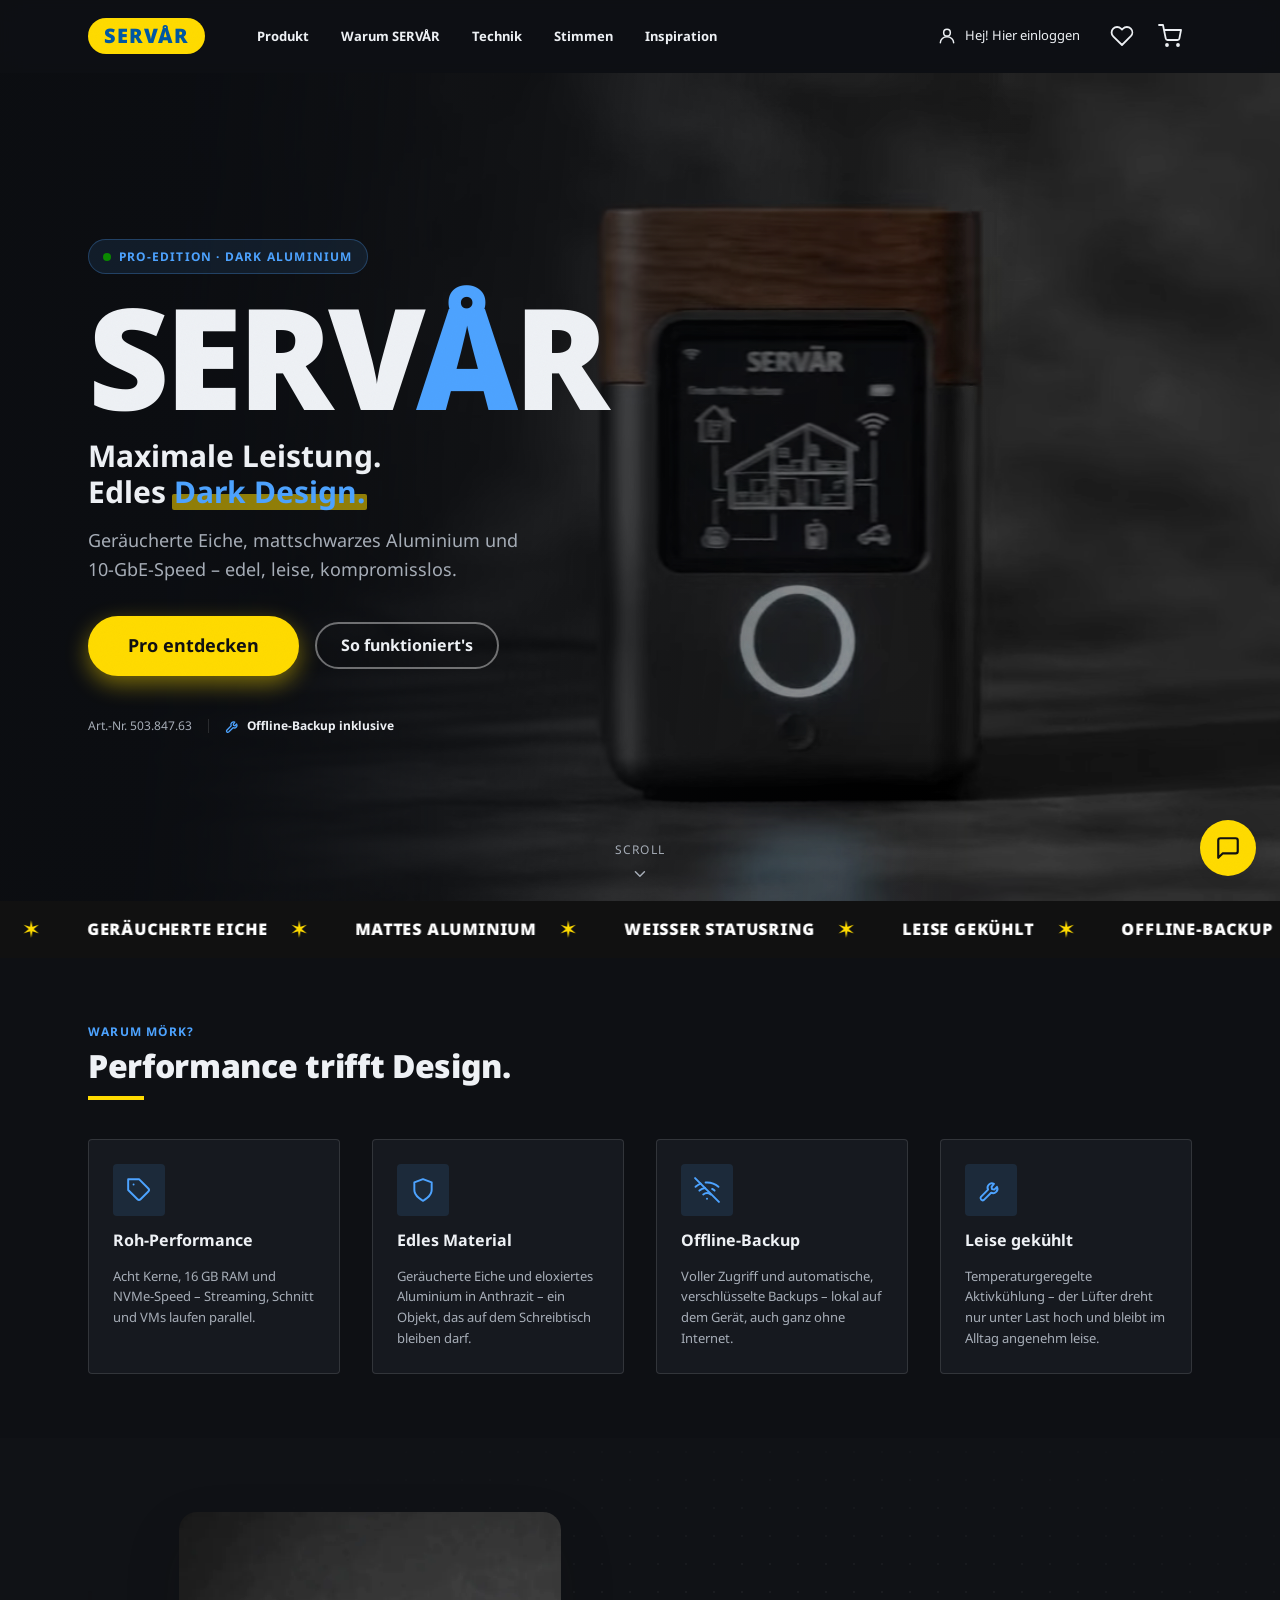
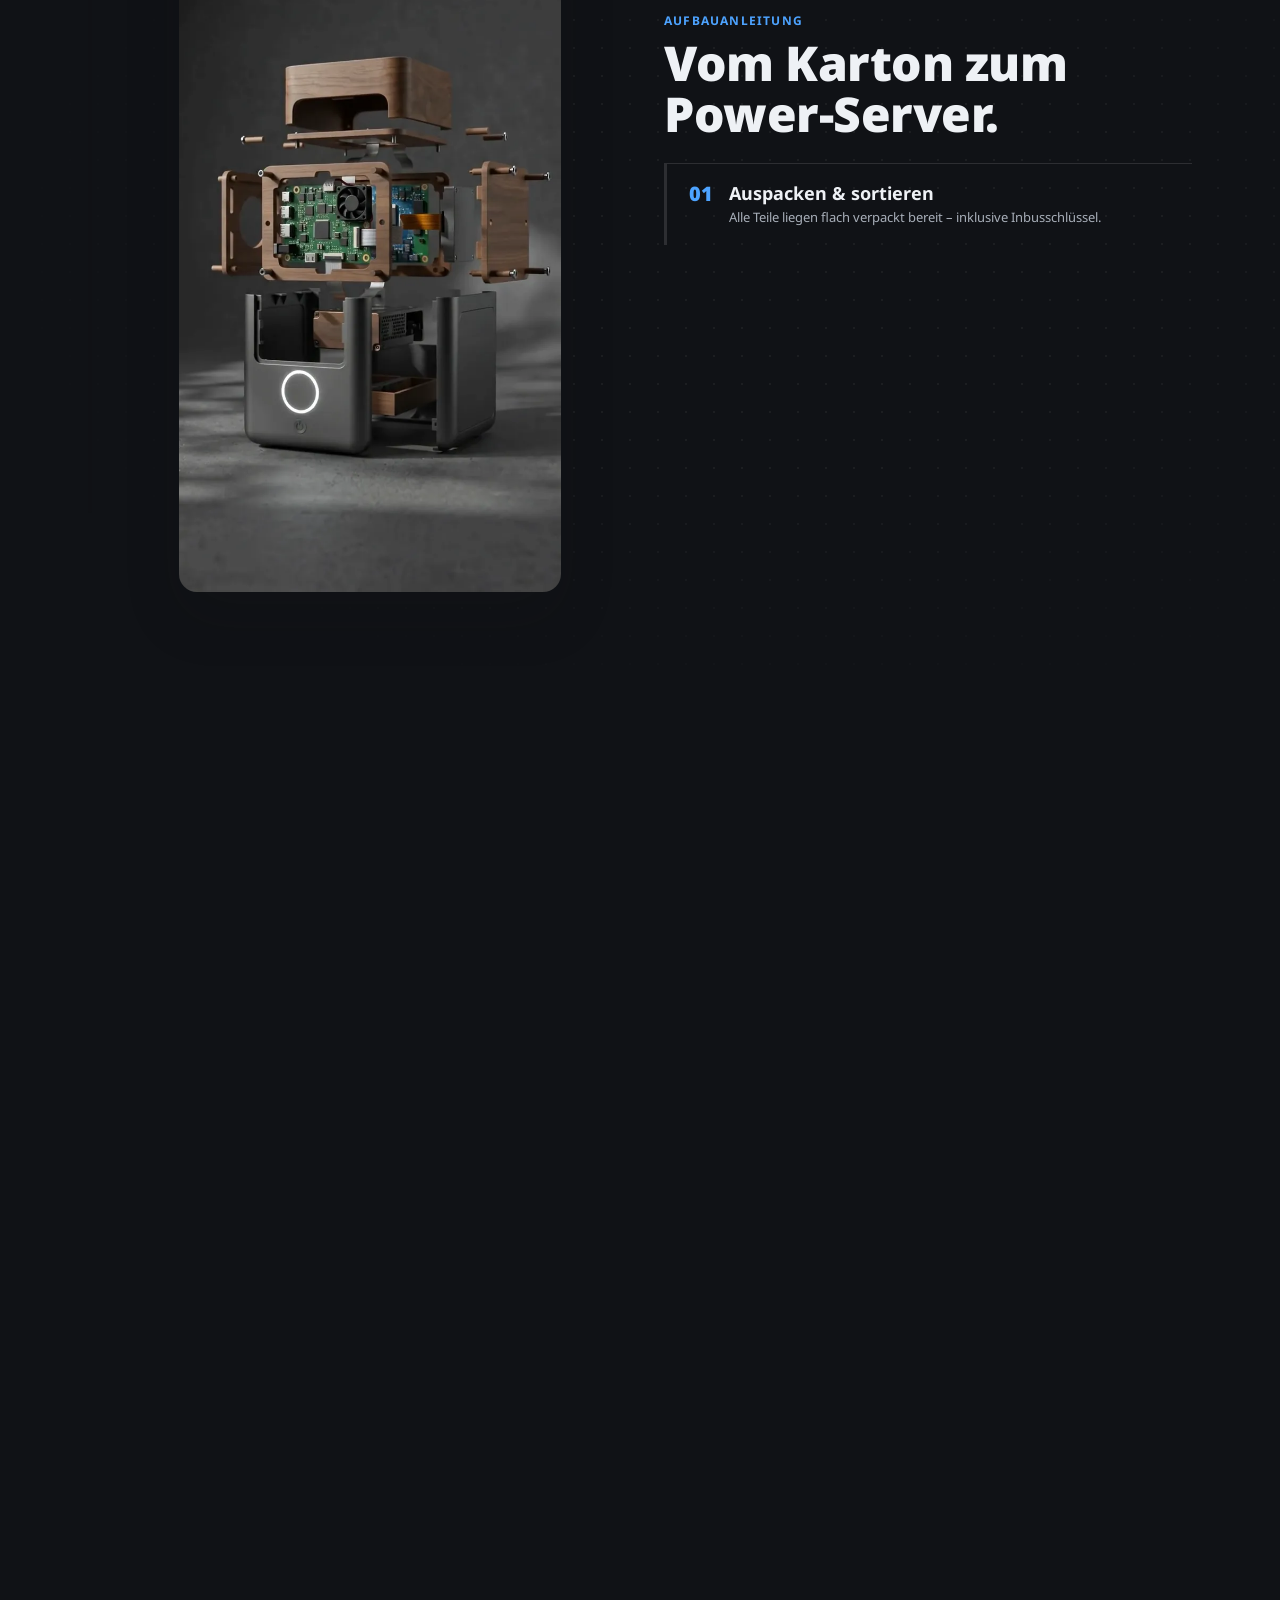
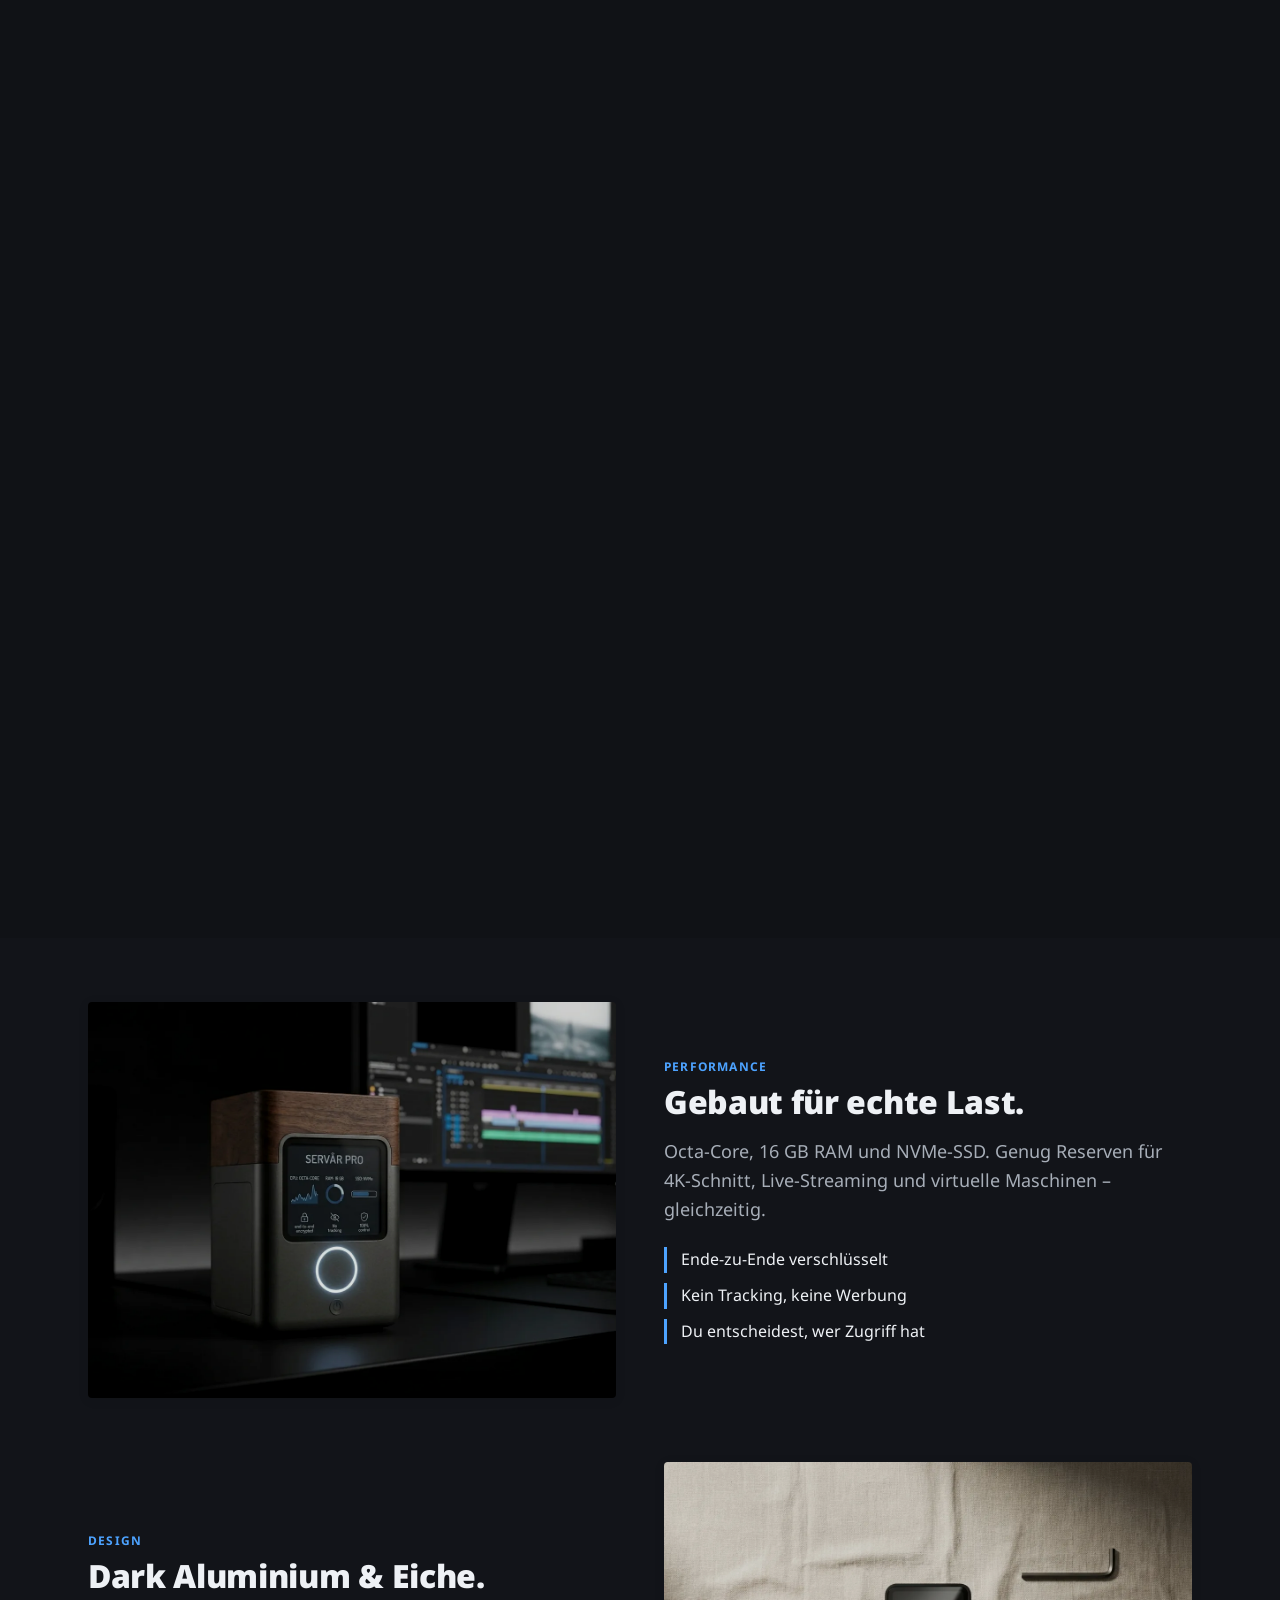
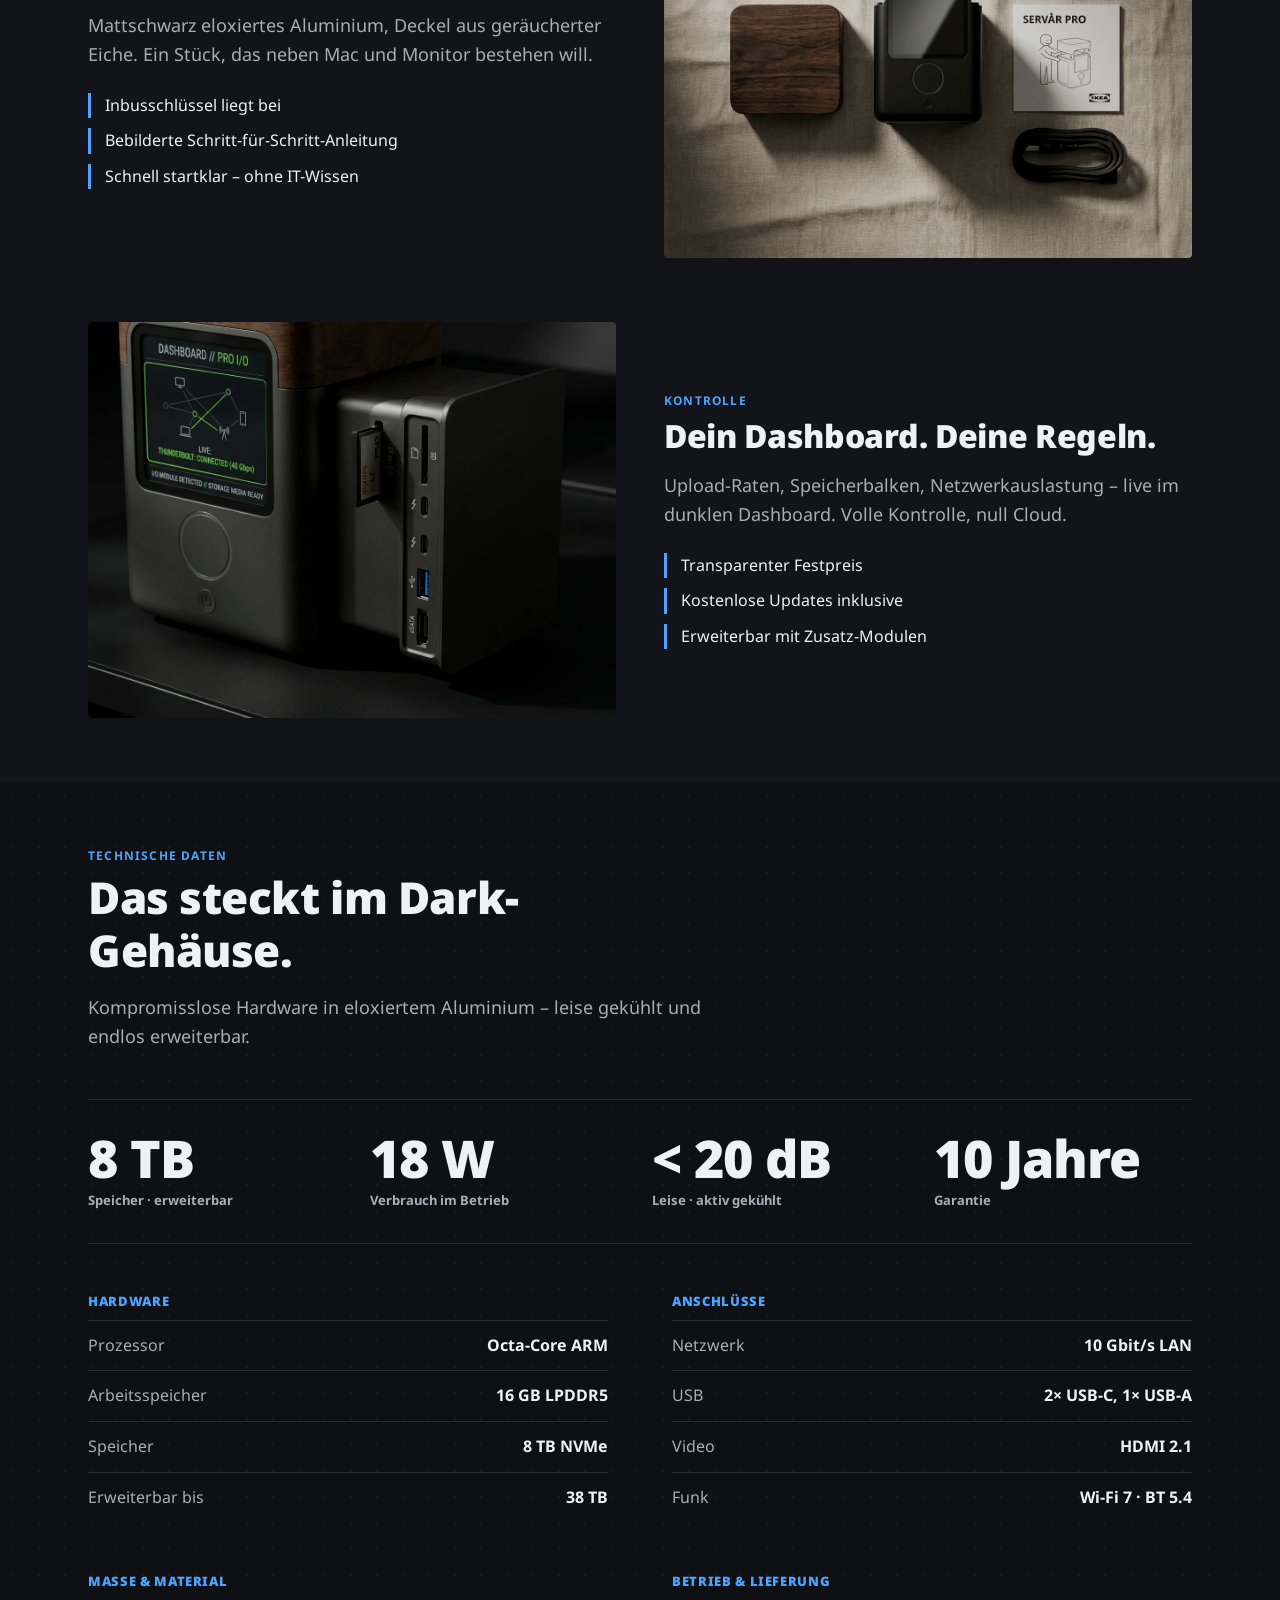
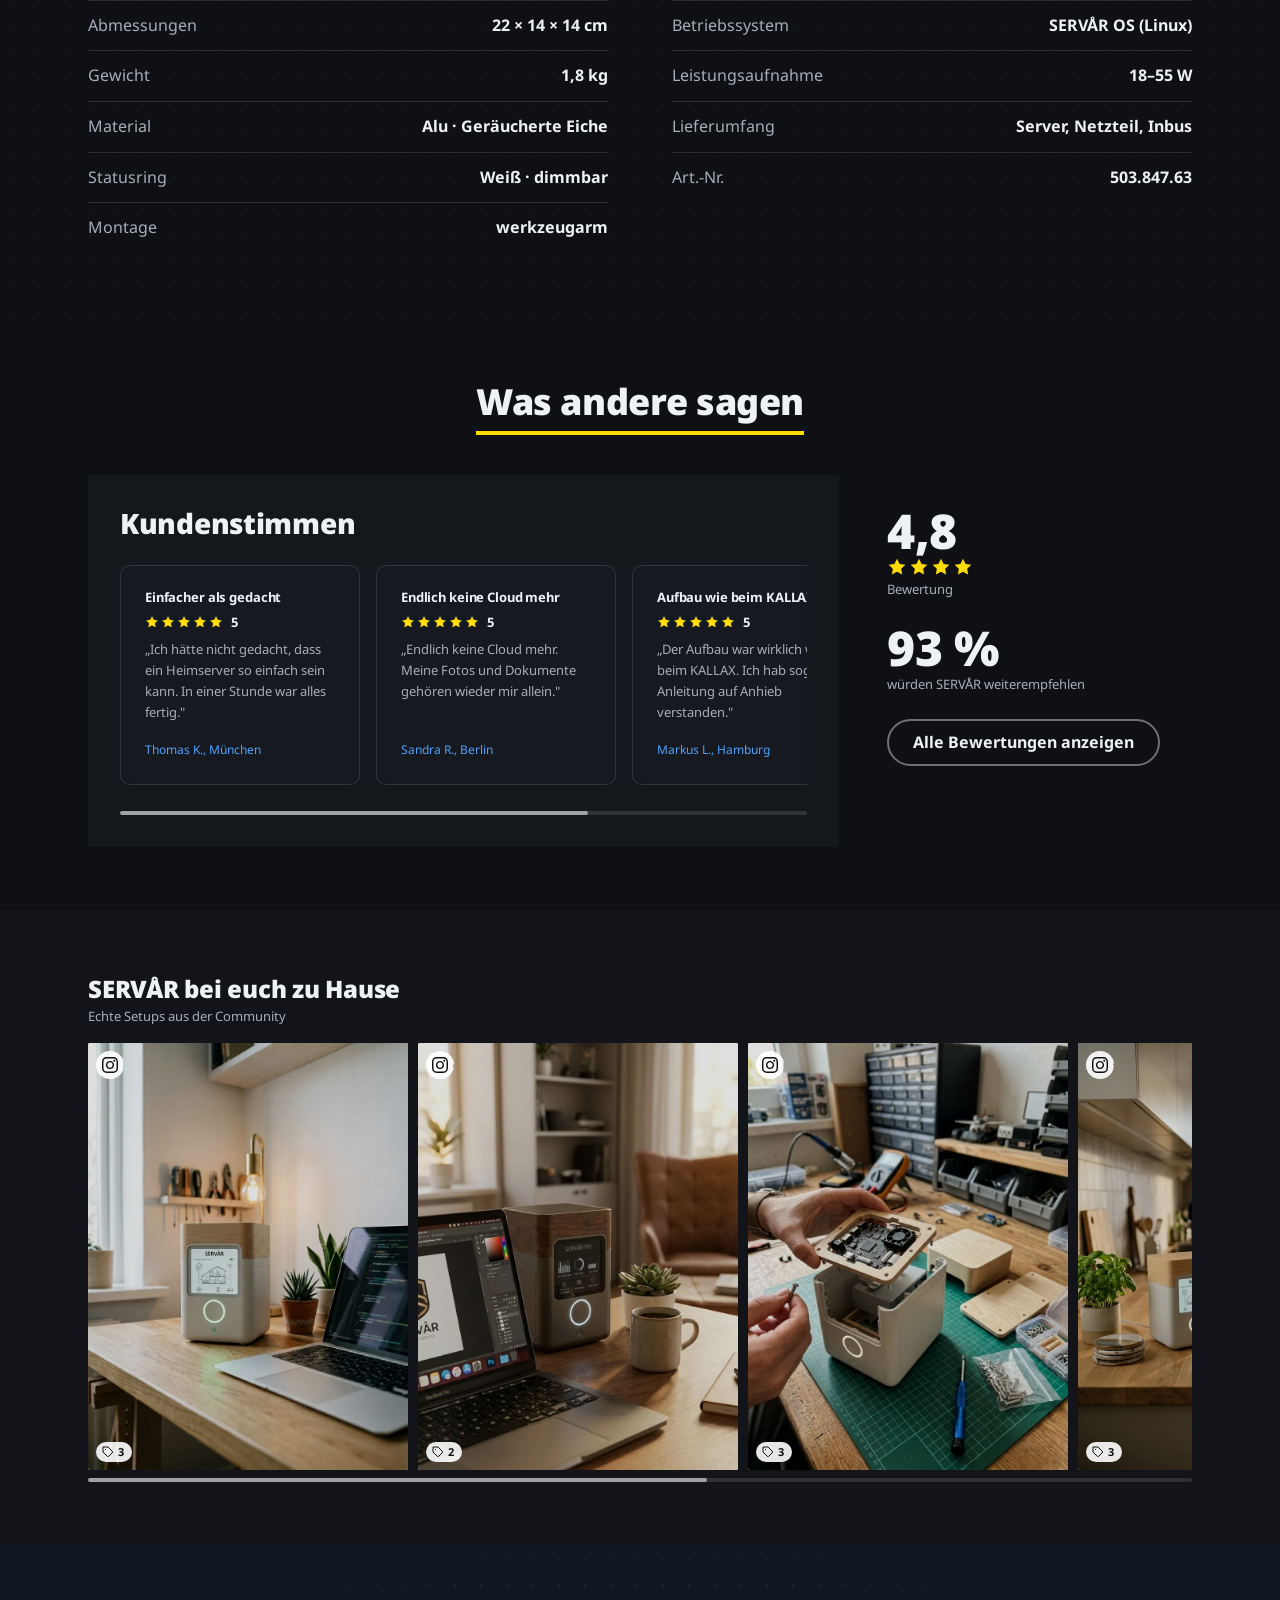
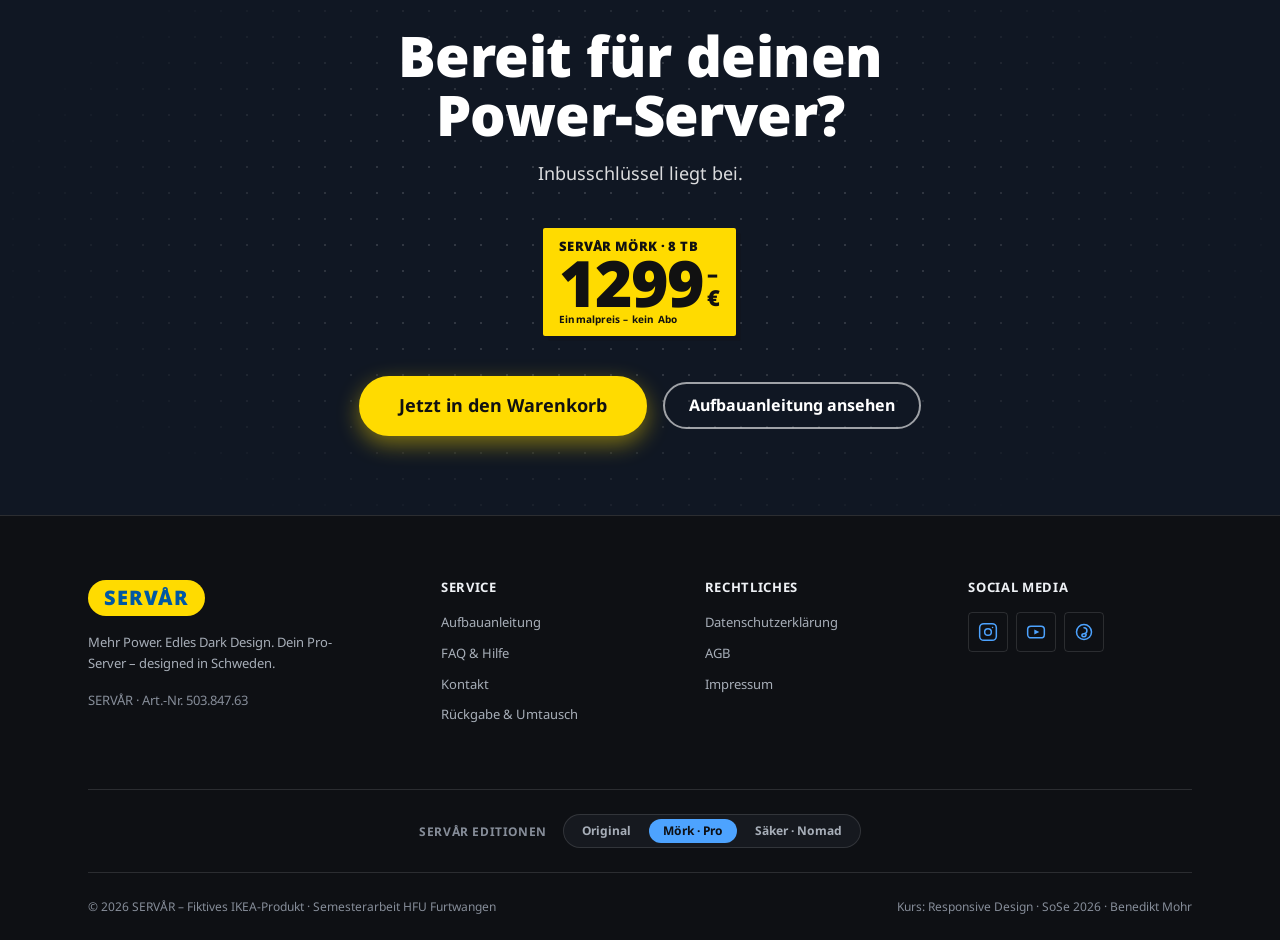
<file: mork.html>
<!DOCTYPE html>
<html lang="de">
<head>
    <meta charset="UTF-8">
    <meta name="viewport" content="width=device-width, initial-scale=1.0">
    <title>SERVÅR Mörk – Dark-Aluminium Home-Server für Pros</title>
    <meta name="description" content="SERVÅR Mörk – die Pro-Edition: geräucherte Eiche, mattschwarzes Aluminium, 10-GbE-Speed und Offline-Backup. Für Creator, IT-Profis und Power-User.">
    <!-- LCP: Hero-Poster sofort auffindbar & hoch priorisiert laden
         (an <video poster> lässt sich fetchpriority nicht direkt setzen) -->
    <link rel="preload" as="image" href="assets/hero/servar-hero-pro-poster.webp" type="image/webp" fetchpriority="high">

    <link rel="stylesheet" href="css/main.css">
    <link rel="stylesheet" href="css/landing.css">
    <link rel="stylesheet" href="css/themes.css">

    <!-- Favicon: „S" der SERVÅR-Wortmarke in IKEA-Blau auf Gelb (alle Seiten gleich) -->
    <link rel="icon" href="favicon.ico" sizes="32x32">
    <link rel="icon" href="favicon.svg" type="image/svg+xml">
    <link rel="apple-touch-icon" href="apple-touch-icon.png">
</head>
<body class="theme-mork">
<span id="top" aria-hidden="true"></span>

<!-- ========================================================
     SITE HEADER (sticky)
     ======================================================== -->
<header class="site-header">
    <div class="container site-header__inner">
        <a href="#top" class="brand" aria-label="SERVÅR Startseite">SERVÅR</a>

        <nav class="site-nav" id="primary-nav" aria-label="Hauptnavigation">
            <a href="#hero"     class="site-nav__link">Produkt</a>
            <a href="#warum"    class="site-nav__link">Warum SERVÅR</a>
            <a href="#specs"    class="site-nav__link">Technik</a>
            <a href="#reviews"  class="site-nav__link">Stimmen</a>
            <a href="#insta"    class="site-nav__link">Inspiration</a>
            <a href="#" class="site-nav__link site-nav__login">Hej! Hier einloggen</a>
        </nav>

        <div class="site-header__actions">
            <button class="btn btn--ghost site-header__login" aria-label="Hej! Hier einloggen">
                <svg class="btn__icon" viewBox="0 0 24 24" fill="none" stroke="currentColor" stroke-width="1.8" stroke-linecap="round" stroke-linejoin="round" aria-hidden="true">
                    <circle cx="12" cy="8" r="4"/><path d="M4 20c0-4 3.6-7 8-7s8 3 8 7"/>
                </svg>
                <span class="btn__label">Hej! Hier einloggen</span>
            </button>
            <button class="btn-icon btn-icon--wishlist" aria-label="Favoriten" aria-pressed="false">
                <svg viewBox="0 0 24 24" fill="none" stroke="currentColor" stroke-width="1.8" stroke-linecap="round" stroke-linejoin="round" aria-hidden="true">
                    <path d="M20.8 4.6a5.5 5.5 0 0 0-7.8 0l-1 1-1-1a5.5 5.5 0 0 0-7.8 7.8l1 1L12 21l7.8-7.8 1-1a5.5 5.5 0 0 0 0-7.6z"/>
                </svg>
            </button>
            <button class="btn-icon" aria-label="Warenkorb">
                <svg viewBox="0 0 24 24" fill="none" stroke="currentColor" stroke-width="1.8" stroke-linecap="round" stroke-linejoin="round" aria-hidden="true">
                    <circle cx="9" cy="21" r="1"/><circle cx="20" cy="21" r="1"/>
                    <path d="M1 1h4l2.7 13.4a2 2 0 0 0 2 1.6h9.7a2 2 0 0 0 2-1.6L23 6H6"/>
                </svg>
            </button>
            <button class="nav-toggle" id="nav-toggle" aria-label="Menü öffnen" aria-expanded="false" aria-controls="primary-nav">
                <svg class="nav-toggle__icon nav-toggle__open" viewBox="0 0 24 24" fill="none" stroke="currentColor" stroke-width="2" stroke-linecap="round" aria-hidden="true"><line x1="3" y1="6" x2="21" y2="6"/><line x1="3" y1="12" x2="21" y2="12"/><line x1="3" y1="18" x2="21" y2="18"/></svg>
                <svg class="nav-toggle__icon nav-toggle__close" viewBox="0 0 24 24" fill="none" stroke="currentColor" stroke-width="2" stroke-linecap="round" aria-hidden="true"><line x1="18" y1="6" x2="6" y2="18"/><line x1="6" y1="6" x2="18" y2="18"/></svg>
            </button>
        </div>
    </div>
</header>


<main>

    <!-- ====================================================
         HERO — Eyecatcher: Blueprint + Iso-Server
         ==================================================== -->
    <section class="hero" id="hero">
        <video class="hero__video" id="hero-video" autoplay muted loop playsinline preload="auto"
               poster="assets/hero/servar-hero-pro-poster.webp" aria-hidden="true">
            <source src="assets/hero/servar-hero-pro.webm" type="video/webm">
            <source src="assets/hero/servar-hero-pro.mp4" type="video/mp4">
        </video>
        <div class="hero__scrim" aria-hidden="true"></div>

        <div class="container hero__inner">

            <!-- Text -->
            <div class="hero__content">
                <span class="hero__kicker reveal">
                    <span class="hero__kicker-dot"></span>Pro-Edition · Dark Aluminium
                </span>

                <h1 class="hero__title reveal" style="--reveal-delay:.06s">SERV<span class="hero__title-a">Å</span>R</h1>

                <p class="hero__sub reveal" style="--reveal-delay:.12s">
                    Maximale Leistung.<br>Edles <strong>Dark Design.</strong>
                </p>

                <p class="hero__lede reveal" style="--reveal-delay:.18s">
                    Geräucherte Eiche, mattschwarzes Aluminium und 10-GbE-Speed –
                    edel, leise, kompromisslos.
                </p>

                <div class="hero__ctas reveal" style="--reveal-delay:.24s">
                    <a href="#warum" class="btn btn--yellow btn--lg">Pro entdecken</a>
                    <a href="#assembly" class="btn btn--outline">So funktioniert's</a>
                </div>

                <div class="hero__meta reveal" style="--reveal-delay:.32s">
                    <span>Art.-Nr. 503.847.63</span>
                    <span class="hero__sep"></span>
                    <span class="hero__meta-badge">
                        <svg viewBox="0 0 24 24" fill="none" stroke="currentColor" stroke-width="2" stroke-linecap="round" stroke-linejoin="round" aria-hidden="true"><path d="M14.7 6.3a4 4 0 0 0-5.4 5.4l-6.6 6.6a2 2 0 0 0 2.8 2.8l6.6-6.6a4 4 0 0 0 5.4-5.4l-2.5 2.5-2.1-.4-.4-2.1z"/></svg>
                        Offline-Backup inklusive
                    </span>
                </div>
            </div>

        </div>

        <div class="hero__scroll-hint" aria-hidden="true">
            scroll
            <svg viewBox="0 0 24 24" fill="none" stroke="currentColor" stroke-width="2" stroke-linecap="round" stroke-linejoin="round"><polyline points="6 9 12 15 18 9"/></svg>
        </div>
    </section>


    <!-- ====================================================
         MARQUEE TICKER
         ==================================================== -->
    <div class="marquee" aria-hidden="true">
        <div class="marquee__track">
            <span class="marquee__item">10 Gbit/s</span>
            <span class="marquee__item">Geräucherte Eiche</span>
            <span class="marquee__item">Mattes Aluminium</span>
            <span class="marquee__item">Weißer Statusring</span>
            <span class="marquee__item">Leise gekühlt</span>
            <span class="marquee__item">Offline-Backup</span>
            <span class="marquee__item">10 Gbit/s</span>
            <span class="marquee__item">Geräucherte Eiche</span>
            <span class="marquee__item">Mattes Aluminium</span>
            <span class="marquee__item">Weißer Statusring</span>
            <span class="marquee__item">Leise gekühlt</span>
            <span class="marquee__item">Offline-Backup</span>
        </div>
    </div>


    <!-- ====================================================
         WARUM SERVÅR — Benefits-Strip
         ==================================================== -->
    <section class="trust" id="warum">
        <div class="container">
            <div class="trust__head reveal">
                <span class="trust__eyebrow">Warum Mörk?</span>
                <h2 class="trust__title">Performance trifft Design.</h2>
            </div>

            <div class="trust__grid">
                <div class="trust__item reveal" style="--reveal-delay:0s;">
                    <span class="trust__icon">
                        <svg viewBox="0 0 24 24" fill="none" stroke="currentColor" stroke-width="1.8" stroke-linecap="round" stroke-linejoin="round"><path d="M20.59 13.41l-7.17 7.17a2 2 0 0 1-2.83 0L2 12V2h10l8.59 8.59a2 2 0 0 1 0 2.82z"/><line x1="7" y1="7" x2="7.01" y2="7"/></svg>
                    </span>
                    <span class="trust__item-title">Roh-Performance</span>
                    <span class="trust__text">Acht Kerne, 16 GB RAM und NVMe-Speed – Streaming, Schnitt und VMs laufen parallel.</span>
                </div>

                <div class="trust__item reveal" style="--reveal-delay:.1s;">
                    <span class="trust__icon">
                        <svg viewBox="0 0 24 24" fill="none" stroke="currentColor" stroke-width="1.8" stroke-linecap="round" stroke-linejoin="round"><path d="M12 22s8-4 8-10V5l-8-3-8 3v7c0 6 8 10 8 10z"/></svg>
                    </span>
                    <span class="trust__item-title">Edles Material</span>
                    <span class="trust__text">Geräucherte Eiche und eloxiertes Aluminium in Anthrazit – ein Objekt, das auf dem Schreibtisch bleiben darf.</span>
                </div>

                <div class="trust__item reveal" style="--reveal-delay:.2s;">
                    <span class="trust__icon">
                        <svg viewBox="0 0 24 24" fill="none" stroke="currentColor" stroke-width="1.8" stroke-linecap="round" stroke-linejoin="round"><path d="M1 1l22 22"/><path d="M16.72 11.06A10.94 10.94 0 0 1 19 12.55"/><path d="M5 12.55a10.94 10.94 0 0 1 5.17-2.39"/><path d="M10.71 5.05A16 16 0 0 1 22.58 9"/><path d="M1.42 9a15.91 15.91 0 0 1 4.7-2.88"/><path d="M8.53 16.11a6 6 0 0 1 6.95 0"/><line x1="12" y1="20" x2="12.01" y2="20"/></svg>
                    </span>
                    <span class="trust__item-title">Offline-Backup</span>
                    <span class="trust__text">Voller Zugriff und automatische, verschlüsselte Backups – lokal auf dem Gerät, auch ganz ohne Internet.</span>
                </div>

                <div class="trust__item reveal" style="--reveal-delay:.3s;">
                    <span class="trust__icon">
                        <svg viewBox="0 0 24 24" fill="none" stroke="currentColor" stroke-width="1.8" stroke-linecap="round" stroke-linejoin="round"><path d="M14.7 6.3a4 4 0 0 0-5.4 5.4l-6.6 6.6a2 2 0 0 0 2.8 2.8l6.6-6.6a4 4 0 0 0 5.4-5.4l-2.5 2.5-2.1-.4-.4-2.1z"/></svg>
                    </span>
                    <span class="trust__item-title">Leise gekühlt</span>
                    <span class="trust__text">Temperaturgeregelte Aktivkühlung – der Lüfter dreht nur unter Last hoch und bleibt im Alltag angenehm leise.</span>
                </div>
            </div>
        </div>
    </section>


    <!-- ====================================================
         ASSEMBLY — gepinnte Scroll-Montage (IKEA-Anleitung)
         Platzhalter-SVG; später durch <canvas>-Bildsequenz ersetzbar.
         ==================================================== -->
    <section class="assembly" id="assembly">
        <div class="assembly__sticky">
            <div class="container assembly__grid">

                <!-- Bühne: Fortschritts-Schiene + Server -->
                <div class="assembly__stage">
                    <div class="assembly__rail" aria-hidden="true">
                        <div class="assembly__rail-fill" id="assembly-rail"></div>
                    </div>

                    <div class="assembly__scene">
                        <canvas class="assembly__canvas" id="assembly-canvas" width="900" height="1600"
                                data-frames="assets/server/frames-pro"
                                role="img" aria-label="SERVÅR baut sich Schritt für Schritt zusammen"></canvas>
                    </div>
                </div>

                <!-- Schritt-Liste -->
                <div class="assembly__steps">
                    <div class="assembly__intro">
                        <p class="assembly__eyebrow">Aufbauanleitung</p>
                        <h2 class="assembly__title">Vom Karton zum<br>Power-Server.</h2>
                    </div>
                    <ol class="assembly__steplist">
                        <li class="assembly__step is-active" data-step="0">
                            <span class="assembly__step-num">01</span>
                            <div>
                                <span class="assembly__step-title">Auspacken &amp; sortieren</span>
                                <span class="assembly__step-text">Alle Teile liegen flach verpackt bereit – inklusive Inbusschlüssel.</span>
                            </div>
                        </li>
                        <li class="assembly__step" data-step="1">
                            <span class="assembly__step-num">02</span>
                            <div>
                                <span class="assembly__step-title">Module stapeln</span>
                                <span class="assembly__step-text">Speicher-Module der Reihe nach aufeinanderstecken. Klick – sitzt.</span>
                            </div>
                        </li>
                        <li class="assembly__step" data-step="2">
                            <span class="assembly__step-num">03</span>
                            <div>
                                <span class="assembly__step-title">Deckel &amp; Kabel</span>
                                <span class="assembly__step-text">Holzdeckel auflegen, Strom und Netzwerk anschließen.</span>
                            </div>
                        </li>
                        <li class="assembly__step" data-step="3">
                            <span class="assembly__step-num">04</span>
                            <div>
                                <span class="assembly__step-title">Einschalten – fertig</span>
                                <span class="assembly__step-text">Power-Knopf drücken, der Statusring leuchtet weiß. Dein Server läuft.</span>
                            </div>
                        </li>
                    </ol>
                </div>

            </div>
        </div>
    </section>


    <!-- ====================================================
         FEATURE ROWS — Es gibt eine einfachere Art.
         ==================================================== -->
    <section class="feature" id="features">
        <div class="container">

            <div class="feature__row">
                <div class="feature__media reveal reveal--left">
                    <img class="feature__media-img" src="assets/img/feature-performance.webp" alt="SERVÅR Mörk – Studio-Produktfoto des dunklen Aluminium-Gehäuses" loading="lazy" decoding="async">
                </div>
                <div class="reveal reveal--right">
                    <p class="feature__eyebrow">Performance</p>
                    <h2 class="feature__title">Gebaut für echte Last.</h2>
                    <p class="feature__text">Octa-Core, 16 GB RAM und NVMe-SSD. Genug Reserven für 4K-Schnitt, Live-Streaming und virtuelle Maschinen – gleichzeitig.</p>
                    <ul class="feature__list">
                        <li>Ende-zu-Ende verschlüsselt</li>
                        <li>Kein Tracking, keine Werbung</li>
                        <li>Du entscheidest, wer Zugriff hat</li>
                    </ul>
                </div>
            </div>

            <div class="feature__row feature__row--reverse">
                <div class="feature__media reveal reveal--right">
                    <img class="feature__media-img" src="assets/img/feature-design.webp" alt="SERVÅR Mörk – Bauteile in dunklem Aluminium, ordentlich angeordnet" loading="lazy" decoding="async">
                </div>
                <div class="reveal reveal--left">
                    <p class="feature__eyebrow">Design</p>
                    <h2 class="feature__title">Dark Aluminium &amp; Eiche.</h2>
                    <p class="feature__text">Mattschwarz eloxiertes Aluminium, Deckel aus geräucherter Eiche. Ein Stück, das neben Mac und Monitor bestehen will.</p>
                    <ul class="feature__list">
                        <li>Inbusschlüssel liegt bei</li>
                        <li>Bebilderte Schritt-für-Schritt-Anleitung</li>
                        <li>Schnell startklar – ohne IT-Wissen</li>
                    </ul>
                </div>
            </div>

            <div class="feature__row">
                <div class="feature__media reveal reveal--left">
                    <img class="feature__media-img" src="assets/img/feature-kontrolle.webp" alt="SERVÅR Mörk – Modul dockt an den Server an" loading="lazy" decoding="async">
                </div>
                <div class="reveal reveal--right">
                    <p class="feature__eyebrow">Kontrolle</p>
                    <h2 class="feature__title">Dein Dashboard. Deine Regeln.</h2>
                    <p class="feature__text">Upload-Raten, Speicherbalken, Netzwerkauslastung – live im dunklen Dashboard. Volle Kontrolle, null Cloud.</p>
                    <ul class="feature__list">
                        <li>Transparenter Festpreis</li>
                        <li>Kostenlose Updates inklusive</li>
                        <li>Erweiterbar mit Zusatz-Modulen</li>
                    </ul>
                </div>
            </div>

        </div>
    </section>


    <!-- ====================================================
         TECHNISCHE DATEN — Datenblatt
         ==================================================== -->
    <section class="specs" id="specs">
        <div class="container">
            <div class="specs__head reveal">
                <span class="specs__eyebrow">Technische Daten</span>
                <h2 class="specs__title">Das steckt im Dark-Gehäuse.</h2>
                <p class="specs__lede">Kompromisslose Hardware in eloxiertem Aluminium – leise gekühlt und endlos erweiterbar.</p>
            </div>

            <div class="specs__stats reveal" style="--reveal-delay:.05s">
                <div class="specs__stat">
                    <span class="specs__stat-value"><span data-countup="8">0</span>&nbsp;TB</span>
                    <span class="specs__stat-label">Speicher · erweiterbar</span>
                </div>
                <div class="specs__stat">
                    <span class="specs__stat-value"><span data-countup="18">0</span>&nbsp;W</span>
                    <span class="specs__stat-label">Verbrauch im Betrieb</span>
                </div>
                <div class="specs__stat">
                    <span class="specs__stat-value">&lt;&nbsp;<span data-countup="20">0</span>&nbsp;dB</span>
                    <span class="specs__stat-label">Leise · aktiv gekühlt</span>
                </div>
                <div class="specs__stat">
                    <span class="specs__stat-value"><span data-countup="10">0</span>&nbsp;Jahre</span>
                    <span class="specs__stat-label">Garantie</span>
                </div>
            </div>

            <div class="specs__groups">
                <details class="specs__group reveal" open>
                    <summary class="specs__group-title">Hardware<svg class="specs__chevron" viewBox="0 0 24 24" fill="none" stroke="currentColor" stroke-width="2.4" stroke-linecap="round" stroke-linejoin="round" aria-hidden="true"><polyline points="6 9 12 15 18 9"/></svg></summary>
                    <dl class="specs__list">
                        <div class="specs__row"><dt>Prozessor</dt><dd>Octa-Core ARM</dd></div>
                        <div class="specs__row"><dt>Arbeitsspeicher</dt><dd>16 GB LPDDR5</dd></div>
                        <div class="specs__row"><dt>Speicher</dt><dd>8 TB NVMe</dd></div>
                        <div class="specs__row"><dt>Erweiterbar bis</dt><dd>38 TB</dd></div>
                    </dl>
                </details>

                <details class="specs__group reveal" open style="--reveal-delay:.05s">
                    <summary class="specs__group-title">Anschlüsse<svg class="specs__chevron" viewBox="0 0 24 24" fill="none" stroke="currentColor" stroke-width="2.4" stroke-linecap="round" stroke-linejoin="round" aria-hidden="true"><polyline points="6 9 12 15 18 9"/></svg></summary>
                    <dl class="specs__list">
                        <div class="specs__row"><dt>Netzwerk</dt><dd>10 Gbit/s LAN</dd></div>
                        <div class="specs__row"><dt>USB</dt><dd>2× USB-C, 1× USB-A</dd></div>
                        <div class="specs__row"><dt>Video</dt><dd>HDMI 2.1</dd></div>
                        <div class="specs__row"><dt>Funk</dt><dd>Wi-Fi 7 · BT 5.4</dd></div>
                    </dl>
                </details>

                <details class="specs__group reveal" open style="--reveal-delay:.1s">
                    <summary class="specs__group-title">Maße &amp; Material<svg class="specs__chevron" viewBox="0 0 24 24" fill="none" stroke="currentColor" stroke-width="2.4" stroke-linecap="round" stroke-linejoin="round" aria-hidden="true"><polyline points="6 9 12 15 18 9"/></svg></summary>
                    <dl class="specs__list">
                        <div class="specs__row"><dt>Abmessungen</dt><dd>22 × 14 × 14 cm</dd></div>
                        <div class="specs__row"><dt>Gewicht</dt><dd>1,8 kg</dd></div>
                        <div class="specs__row"><dt>Material</dt><dd>Alu · Geräucherte Eiche</dd></div>
                        <div class="specs__row"><dt>Statusring</dt><dd>Weiß · dimmbar</dd></div>
                        <div class="specs__row"><dt>Montage</dt><dd>werkzeugarm</dd></div>
                    </dl>
                </details>

                <details class="specs__group reveal" open style="--reveal-delay:.15s">
                    <summary class="specs__group-title">Betrieb &amp; Lieferung<svg class="specs__chevron" viewBox="0 0 24 24" fill="none" stroke="currentColor" stroke-width="2.4" stroke-linecap="round" stroke-linejoin="round" aria-hidden="true"><polyline points="6 9 12 15 18 9"/></svg></summary>
                    <dl class="specs__list">
                        <div class="specs__row"><dt>Betriebssystem</dt><dd>SERVÅR OS (Linux)</dd></div>
                        <div class="specs__row"><dt>Leistungsaufnahme</dt><dd>18–55 W</dd></div>
                        <div class="specs__row"><dt>Lieferumfang</dt><dd>Server, Netzteil, Inbus</dd></div>
                        <div class="specs__row"><dt>Art.-Nr.</dt><dd>503.847.63</dd></div>
                    </dl>
                </details>
            </div>
        </div>
    </section>


    <!-- ====================================================
         WAS ANDERE SAGEN — Reviews-Modul (wiederverwendet)
         ==================================================== -->
    <section class="module-section" id="reviews">
        <div class="container">
            <div class="section__header reveal">
                <h2 class="section__title">Was andere sagen</h2>
            </div>

            <svg style="display:none" aria-hidden="true">
                <defs>
                    <path id="star-path" d="M12 2l3.1 6.3 6.9 1-5 4.9 1.2 6.8L12 17.8l-6.2 3.2 1.2-6.8L2 9.3l6.9-1z"/>
                    <linearGradient id="half-star-grad" x1="0" x2="1" y1="0" y2="0">
                        <stop offset="50%" stop-color="#111111"/>
                        <stop offset="50%" stop-color="#D0D8E0"/>
                    </linearGradient>
                </defs>
            </svg>

            <div class="reviews reveal">

                <div class="reviews__panel reviews__panel--left">
                    <h3 class="reviews__heading">Kundenstimmen</h3>

                    <div class="reviews__slider-col">
                        <div class="reviews__nav" aria-hidden="true">
                            <button class="reviews__nav-btn" id="reviews-prev" tabindex="-1" aria-label="Zurück">
                                <svg viewBox="0 0 24 24" fill="none" stroke="currentColor" stroke-width="2.5" stroke-linecap="round" stroke-linejoin="round"><polyline points="15 18 9 12 15 6"/></svg>
                            </button>
                            <button class="reviews__nav-btn" id="reviews-next" tabindex="-1" aria-label="Weiter">
                                <svg viewBox="0 0 24 24" fill="none" stroke="currentColor" stroke-width="2.5" stroke-linecap="round" stroke-linejoin="round"><polyline points="9 18 15 12 9 6"/></svg>
                            </button>
                        </div>

                        <div class="reviews__track" id="reviews-track">

                            <article class="review-card">
                                <h4 class="review-card__title">Einfacher als gedacht</h4>
                                <div class="stars stars--sm" aria-label="5 von 5 Sternen">
                                    <span class="star"><svg viewBox="0 0 24 24"><use href="#star-path"/></svg></span>
                                    <span class="star"><svg viewBox="0 0 24 24"><use href="#star-path"/></svg></span>
                                    <span class="star"><svg viewBox="0 0 24 24"><use href="#star-path"/></svg></span>
                                    <span class="star"><svg viewBox="0 0 24 24"><use href="#star-path"/></svg></span>
                                    <span class="star"><svg viewBox="0 0 24 24"><use href="#star-path"/></svg></span>
                                    <span class="stars__count">5</span>
                                </div>
                                <p class="review-card__body">„Ich hätte nicht gedacht, dass ein Heimserver so einfach sein kann. In einer Stunde war alles fertig."</p>
                                <span class="review-card__author">Thomas K., München</span>
                            </article>

                            <article class="review-card">
                                <h4 class="review-card__title">Endlich keine Cloud mehr</h4>
                                <div class="stars stars--sm" aria-label="5 von 5 Sternen">
                                    <span class="star"><svg viewBox="0 0 24 24"><use href="#star-path"/></svg></span>
                                    <span class="star"><svg viewBox="0 0 24 24"><use href="#star-path"/></svg></span>
                                    <span class="star"><svg viewBox="0 0 24 24"><use href="#star-path"/></svg></span>
                                    <span class="star"><svg viewBox="0 0 24 24"><use href="#star-path"/></svg></span>
                                    <span class="star"><svg viewBox="0 0 24 24"><use href="#star-path"/></svg></span>
                                    <span class="stars__count">5</span>
                                </div>
                                <p class="review-card__body">„Endlich keine Cloud mehr. Meine Fotos und Dokumente gehören wieder mir allein."</p>
                                <span class="review-card__author">Sandra R., Berlin</span>
                            </article>

                            <article class="review-card">
                                <h4 class="review-card__title">Aufbau wie beim KALLAX</h4>
                                <div class="stars stars--sm" aria-label="5 von 5 Sternen">
                                    <span class="star"><svg viewBox="0 0 24 24"><use href="#star-path"/></svg></span>
                                    <span class="star"><svg viewBox="0 0 24 24"><use href="#star-path"/></svg></span>
                                    <span class="star"><svg viewBox="0 0 24 24"><use href="#star-path"/></svg></span>
                                    <span class="star"><svg viewBox="0 0 24 24"><use href="#star-path"/></svg></span>
                                    <span class="star"><svg viewBox="0 0 24 24"><use href="#star-path"/></svg></span>
                                    <span class="stars__count">5</span>
                                </div>
                                <p class="review-card__body">„Der Aufbau war wirklich wie beim KALLAX. Ich hab sogar die Anleitung auf Anhieb verstanden."</p>
                                <span class="review-card__author">Markus L., Hamburg</span>
                            </article>

                            <article class="review-card">
                                <h4 class="review-card__title">Top Datenschutz, fairer Preis</h4>
                                <div class="stars stars--sm" aria-label="4 von 5 Sternen">
                                    <span class="star"><svg viewBox="0 0 24 24"><use href="#star-path"/></svg></span>
                                    <span class="star"><svg viewBox="0 0 24 24"><use href="#star-path"/></svg></span>
                                    <span class="star"><svg viewBox="0 0 24 24"><use href="#star-path"/></svg></span>
                                    <span class="star"><svg viewBox="0 0 24 24"><use href="#star-path"/></svg></span>
                                    <span class="star star--empty"><svg viewBox="0 0 24 24"><use href="#star-path"/></svg></span>
                                    <span class="stars__count">4</span>
                                </div>
                                <p class="review-card__body">„Endlich ein Produkt, das Datenschutz ernst nimmt – und das zum fairen Einmalpreis."</p>
                                <span class="review-card__author">Lena P., Köln</span>
                            </article>

                        </div><!-- /.reviews__track -->

                        <div class="reviews__scrollbar-track" id="reviews-scrollbar-track" aria-hidden="true">
                            <div class="reviews__scrollbar-thumb" id="reviews-scrollbar-thumb"></div>
                        </div>
                    </div>
                </div>

                <div class="reviews__panel reviews__panel--right">
                    <div class="reviews__stat-col">
                        <div class="reviews__stat">
                            <span class="reviews__stat-value" data-countup="4.8">0</span>
                            <div class="stars stars--lg" aria-label="4,8 von 5 Sternen">
                                <span class="star"><svg viewBox="0 0 24 24"><use href="#star-path"/></svg></span>
                                <span class="star"><svg viewBox="0 0 24 24"><use href="#star-path"/></svg></span>
                                <span class="star"><svg viewBox="0 0 24 24"><use href="#star-path"/></svg></span>
                                <span class="star"><svg viewBox="0 0 24 24"><use href="#star-path"/></svg></span>
                                <span class="star star--half"><svg viewBox="0 0 24 24"><use href="#star-path" fill="url(#half-star-grad)"/></svg></span>
                            </div>
                            <span class="reviews__stat-label">Bewertung</span>
                        </div>

                        <div class="reviews__stat">
                            <span class="reviews__stat-value"><span data-countup="94">0</span> %</span>
                            <span class="reviews__stat-label">würden SERVÅR weiterempfehlen</span>
                        </div>

                        <button class="btn btn--outline">Alle Bewertungen anzeigen</button>
                    </div>
                </div>

            </div><!-- /.reviews -->
        </div>
    </section>


    <!-- ====================================================
         SERVÅR BEI EUCH ZU HAUSE — Instagram-Feed (wiederverwendet)
         ==================================================== -->
    <section class="module-section module-section--alt" id="insta">
        <div class="container">
            <div class="insta-feed reveal">
                <div>
                    <h2 class="insta-feed__title">SERVÅR bei euch zu Hause</h2>
                    <p class="insta-feed__subtitle">Echte Setups aus der Community</p>
                </div>

                <div class="insta-feed__slider-col">
                    <div class="insta-feed__slider-wrapper">
                        <div class="insta-feed__nav" aria-hidden="true">
                            <button class="reviews__nav-btn is-hidden" id="insta-prev" tabindex="-1" aria-label="Zurück">
                                <svg viewBox="0 0 24 24" fill="none" stroke="currentColor" stroke-width="2.5" stroke-linecap="round" stroke-linejoin="round"><polyline points="15 18 9 12 15 6"/></svg>
                            </button>
                            <button class="reviews__nav-btn" id="insta-next" tabindex="-1" aria-label="Weiter">
                                <svg viewBox="0 0 24 24" fill="none" stroke="currentColor" stroke-width="2.5" stroke-linecap="round" stroke-linejoin="round"><polyline points="9 18 15 12 9 6"/></svg>
                            </button>
                        </div>

                        <div class="insta-feed__track" id="insta-track">

                            <button class="insta-card" data-handle="homelab_tom" data-count="3" data-card-index="0" aria-label="Beitrag von homelab_tom öffnen">
                                <img class="insta-card__img" src="assets/img/community-1.webp" alt="SERVÅR-Setup von @homelab_tom" loading="lazy" decoding="async">

                                <span class="insta-card__ig-badge" aria-hidden="true">
                                    <svg viewBox="0 0 24 24" fill="currentColor"><path d="M12 2.163c3.204 0 3.584.012 4.85.07 3.252.148 4.771 1.691 4.919 4.919.058 1.265.069 1.645.069 4.849 0 3.205-.012 3.584-.069 4.849-.149 3.225-1.664 4.771-4.919 4.919-1.266.058-1.644.07-4.85.07-3.204 0-3.584-.012-4.849-.07-3.26-.149-4.771-1.699-4.919-4.92-.058-1.265-.07-1.644-.07-4.849 0-3.204.013-3.583.07-4.849.149-3.227 1.664-4.771 4.919-4.919 1.266-.057 1.645-.069 4.849-.069zm0-2.163c-3.259 0-3.667.014-4.947.072-4.358.2-6.78 2.618-6.98 6.98-.059 1.281-.073 1.689-.073 4.948 0 3.259.014 3.668.072 4.948.2 4.358 2.618 6.78 6.98 6.98 1.281.058 1.689.072 4.948.072 3.259 0 3.668-.014 4.948-.072 4.354-.2 6.782-2.618 6.979-6.98.059-1.28.073-1.689.073-4.948 0-3.259-.014-3.667-.072-4.947-.196-4.354-2.617-6.78-6.979-6.98-1.281-.059-1.69-.073-4.949-.073zm0 5.838c-3.403 0-6.162 2.759-6.162 6.162s2.759 6.163 6.162 6.163 6.162-2.759 6.162-6.163c0-3.403-2.759-6.162-6.162-6.162zm0 10.162c-2.209 0-4-1.79-4-4 0-2.209 1.791-4 4-4s4 1.791 4 4c0 2.21-1.791 4-4 4zm6.406-11.845c-.796 0-1.441.645-1.441 1.44s.645 1.44 1.441 1.44c.795 0 1.439-.645 1.439-1.44s-.644-1.44-1.439-1.44z"/></svg>
                                    <span class="insta-card__ig-name">homelab_tom</span>
                                </span>
                                <span class="insta-card__count" aria-hidden="true">
                                    <svg viewBox="0 0 24 24" fill="none" stroke="currentColor" stroke-width="2" stroke-linecap="round" stroke-linejoin="round"><path d="M20.59 13.41l-7.17 7.17a2 2 0 0 1-2.83 0L2 12V2h10l8.59 8.59a2 2 0 0 1 0 2.82z"/><line x1="7" y1="7" x2="7.01" y2="7"/></svg>
                                    3
                                </span>
                            </button>

                            <button class="insta-card" data-handle="design_paula" data-count="2" data-products="pro,fixa" data-card-index="1" aria-label="Beitrag von design_paula öffnen">
                                <img class="insta-card__img" src="assets/img/community-2.webp" alt="SERVÅR-Setup von @design_paula" loading="lazy" decoding="async">

                                <span class="insta-card__ig-badge" aria-hidden="true">
                                    <svg viewBox="0 0 24 24" fill="currentColor"><path d="M12 2.163c3.204 0 3.584.012 4.85.07 3.252.148 4.771 1.691 4.919 4.919.058 1.265.069 1.645.069 4.849 0 3.205-.012 3.584-.069 4.849-.149 3.225-1.664 4.771-4.919 4.919-1.266.058-1.644.07-4.85.07-3.204 0-3.584-.012-4.849-.07-3.26-.149-4.771-1.699-4.919-4.92-.058-1.265-.07-1.644-.07-4.849 0-3.204.013-3.583.07-4.849.149-3.227 1.664-4.771 4.919-4.919 1.266-.057 1.645-.069 4.849-.069zm0-2.163c-3.259 0-3.667.014-4.947.072-4.358.2-6.78 2.618-6.98 6.98-.059 1.281-.073 1.689-.073 4.948 0 3.259.014 3.668.072 4.948.2 4.358 2.618 6.78 6.98 6.98 1.281.058 1.689.072 4.948.072 3.259 0 3.668-.014 4.948-.072 4.354-.2 6.782-2.618 6.979-6.98.059-1.28.073-1.689.073-4.948 0-3.259-.014-3.667-.072-4.947-.196-4.354-2.617-6.78-6.979-6.98-1.281-.059-1.69-.073-4.949-.073zm0 5.838c-3.403 0-6.162 2.759-6.162 6.162s2.759 6.163 6.162 6.163 6.162-2.759 6.162-6.163c0-3.403-2.759-6.162-6.162-6.162zm0 10.162c-2.209 0-4-1.79-4-4 0-2.209 1.791-4 4-4s4 1.791 4 4c0 2.21-1.791 4-4 4zm6.406-11.845c-.796 0-1.441.645-1.441 1.44s.645 1.44 1.441 1.44c.795 0 1.439-.645 1.439-1.44s-.644-1.44-1.439-1.44z"/></svg>
                                    <span class="insta-card__ig-name">design_paula</span>
                                </span>
                                <span class="insta-card__count" aria-hidden="true">
                                    <svg viewBox="0 0 24 24" fill="none" stroke="currentColor" stroke-width="2" stroke-linecap="round" stroke-linejoin="round"><path d="M20.59 13.41l-7.17 7.17a2 2 0 0 1-2.83 0L2 12V2h10l8.59 8.59a2 2 0 0 1 0 2.82z"/><line x1="7" y1="7" x2="7.01" y2="7"/></svg>
                                    2
                                </span>
                            </button>

                            <button class="insta-card" data-handle="nas_nerd" data-count="4" data-card-index="2" aria-label="Beitrag von nas_nerd öffnen">
                                <img class="insta-card__img" src="assets/img/community-3.webp" alt="SERVÅR-Setup von @nas_nerd" loading="lazy" decoding="async">

                                <span class="insta-card__ig-badge" aria-hidden="true">
                                    <svg viewBox="0 0 24 24" fill="currentColor"><path d="M12 2.163c3.204 0 3.584.012 4.85.07 3.252.148 4.771 1.691 4.919 4.919.058 1.265.069 1.645.069 4.849 0 3.205-.012 3.584-.069 4.849-.149 3.225-1.664 4.771-4.919 4.919-1.266.058-1.644.07-4.85.07-3.204 0-3.584-.012-4.849-.07-3.26-.149-4.771-1.699-4.919-4.92-.058-1.265-.07-1.644-.07-4.849 0-3.204.013-3.583.07-4.849.149-3.227 1.664-4.771 4.919-4.919 1.266-.057 1.645-.069 4.849-.069zm0-2.163c-3.259 0-3.667.014-4.947.072-4.358.2-6.78 2.618-6.98 6.98-.059 1.281-.073 1.689-.073 4.948 0 3.259.014 3.668.072 4.948.2 4.358 2.618 6.78 6.98 6.98 1.281.058 1.689.072 4.948.072 3.259 0 3.668-.014 4.948-.072 4.354-.2 6.782-2.618 6.979-6.98.059-1.28.073-1.689.073-4.948 0-3.259-.014-3.667-.072-4.947-.196-4.354-2.617-6.78-6.979-6.98-1.281-.059-1.69-.073-4.949-.073zm0 5.838c-3.403 0-6.162 2.759-6.162 6.162s2.759 6.163 6.162 6.163 6.162-2.759 6.162-6.163c0-3.403-2.759-6.162-6.162-6.162zm0 10.162c-2.209 0-4-1.79-4-4 0-2.209 1.791-4 4-4s4 1.791 4 4c0 2.21-1.791 4-4 4zm6.406-11.845c-.796 0-1.441.645-1.441 1.44s.645 1.44 1.441 1.44c.795 0 1.439-.645 1.439-1.44s-.644-1.44-1.439-1.44z"/></svg>
                                    <span class="insta-card__ig-name">nas_nerd</span>
                                </span>
                                <span class="insta-card__count" aria-hidden="true">
                                    <svg viewBox="0 0 24 24" fill="none" stroke="currentColor" stroke-width="2" stroke-linecap="round" stroke-linejoin="round"><path d="M20.59 13.41l-7.17 7.17a2 2 0 0 1-2.83 0L2 12V2h10l8.59 8.59a2 2 0 0 1 0 2.82z"/><line x1="7" y1="7" x2="7.01" y2="7"/></svg>
                                    4
                                </span>
                            </button>

                            <button class="insta-card" data-handle="smarthome_sven" data-count="2" data-card-index="3" aria-label="Beitrag von smarthome_sven öffnen">
                                <img class="insta-card__img" src="assets/img/community-4.webp" alt="SERVÅR-Setup von @smarthome_sven" loading="lazy" decoding="async">

                                <span class="insta-card__ig-badge" aria-hidden="true">
                                    <svg viewBox="0 0 24 24" fill="currentColor"><path d="M12 2.163c3.204 0 3.584.012 4.85.07 3.252.148 4.771 1.691 4.919 4.919.058 1.265.069 1.645.069 4.849 0 3.205-.012 3.584-.069 4.849-.149 3.225-1.664 4.771-4.919 4.919-1.266.058-1.644.07-4.85.07-3.204 0-3.584-.012-4.849-.07-3.26-.149-4.771-1.699-4.919-4.92-.058-1.265-.07-1.644-.07-4.849 0-3.204.013-3.583.07-4.849.149-3.227 1.664-4.771 4.919-4.919 1.266-.057 1.645-.069 4.849-.069zm0-2.163c-3.259 0-3.667.014-4.947.072-4.358.2-6.78 2.618-6.98 6.98-.059 1.281-.073 1.689-.073 4.948 0 3.259.014 3.668.072 4.948.2 4.358 2.618 6.78 6.98 6.98 1.281.058 1.689.072 4.948.072 3.259 0 3.668-.014 4.948-.072 4.354-.2 6.782-2.618 6.979-6.98.059-1.28.073-1.689.073-4.948 0-3.259-.014-3.667-.072-4.947-.196-4.354-2.617-6.78-6.979-6.98-1.281-.059-1.69-.073-4.949-.073zm0 5.838c-3.403 0-6.162 2.759-6.162 6.162s2.759 6.163 6.162 6.163 6.162-2.759 6.162-6.163c0-3.403-2.759-6.162-6.162-6.162zm0 10.162c-2.209 0-4-1.79-4-4 0-2.209 1.791-4 4-4s4 1.791 4 4c0 2.21-1.791 4-4 4zm6.406-11.845c-.796 0-1.441.645-1.441 1.44s.645 1.44 1.441 1.44c.795 0 1.439-.645 1.439-1.44s-.644-1.44-1.439-1.44z"/></svg>
                                    <span class="insta-card__ig-name">smarthome_sven</span>
                                </span>
                                <span class="insta-card__count" aria-hidden="true">
                                    <svg viewBox="0 0 24 24" fill="none" stroke="currentColor" stroke-width="2" stroke-linecap="round" stroke-linejoin="round"><path d="M20.59 13.41l-7.17 7.17a2 2 0 0 1-2.83 0L2 12V2h10l8.59 8.59a2 2 0 0 1 0 2.82z"/><line x1="7" y1="7" x2="7.01" y2="7"/></svg>
                                    2
                                </span>
                            </button>

                            <button class="insta-card" data-handle="travel_tim" data-count="2" data-products="nomad,fixa" data-card-index="4" aria-label="Beitrag von travel_tim öffnen">
                                <img class="insta-card__img" src="assets/img/community-5.webp" alt="SERVÅR-Setup von @travel_tim" loading="lazy" decoding="async">

                                <span class="insta-card__ig-badge" aria-hidden="true">
                                    <svg viewBox="0 0 24 24" fill="currentColor"><path d="M12 2.163c3.204 0 3.584.012 4.85.07 3.252.148 4.771 1.691 4.919 4.919.058 1.265.069 1.645.069 4.849 0 3.205-.012 3.584-.069 4.849-.149 3.225-1.664 4.771-4.919 4.919-1.266.058-1.644.07-4.85.07-3.204 0-3.584-.012-4.849-.07-3.26-.149-4.771-1.699-4.919-4.92-.058-1.265-.07-1.644-.07-4.849 0-3.204.013-3.583.07-4.849.149-3.227 1.664-4.771 4.919-4.919 1.266-.057 1.645-.069 4.849-.069zm0-2.163c-3.259 0-3.667.014-4.947.072-4.358.2-6.78 2.618-6.98 6.98-.059 1.281-.073 1.689-.073 4.948 0 3.259.014 3.668.072 4.948.2 4.358 2.618 6.78 6.98 6.98 1.281.058 1.689.072 4.948.072 3.259 0 3.668-.014 4.948-.072 4.354-.2 6.782-2.618 6.979-6.98.059-1.28.073-1.689.073-4.948 0-3.259-.014-3.667-.072-4.947-.196-4.354-2.617-6.78-6.979-6.98-1.281-.059-1.69-.073-4.949-.073zm0 5.838c-3.403 0-6.162 2.759-6.162 6.162s2.759 6.163 6.162 6.163 6.162-2.759 6.162-6.163c0-3.403-2.759-6.162-6.162-6.162zm0 10.162c-2.209 0-4-1.79-4-4 0-2.209 1.791-4 4-4s4 1.791 4 4c0 2.21-1.791 4-4 4zm6.406-11.845c-.796 0-1.441.645-1.441 1.44s.645 1.44 1.441 1.44c.795 0 1.439-.645 1.439-1.44s-.644-1.44-1.439-1.44z"/></svg>
                                    <span class="insta-card__ig-name">travel_tim</span>
                                </span>
                                <span class="insta-card__count" aria-hidden="true">
                                    <svg viewBox="0 0 24 24" fill="none" stroke="currentColor" stroke-width="2" stroke-linecap="round" stroke-linejoin="round"><path d="M20.59 13.41l-7.17 7.17a2 2 0 0 1-2.83 0L2 12V2h10l8.59 8.59a2 2 0 0 1 0 2.82z"/><line x1="7" y1="7" x2="7.01" y2="7"/></svg>
                                    1
                                </span>
                            </button>

                            <button class="insta-card" data-handle="opensource_oli" data-count="3" data-card-index="5" aria-label="Beitrag von opensource_oli öffnen">
                                <img class="insta-card__img" src="assets/img/community-6.webp" alt="SERVÅR-Setup von @opensource_oli" loading="lazy" decoding="async">

                                <span class="insta-card__ig-badge" aria-hidden="true">
                                    <svg viewBox="0 0 24 24" fill="currentColor"><path d="M12 2.163c3.204 0 3.584.012 4.85.07 3.252.148 4.771 1.691 4.919 4.919.058 1.265.069 1.645.069 4.849 0 3.205-.012 3.584-.069 4.849-.149 3.225-1.664 4.771-4.919 4.919-1.266.058-1.644.07-4.85.07-3.204 0-3.584-.012-4.849-.07-3.26-.149-4.771-1.699-4.919-4.92-.058-1.265-.07-1.644-.07-4.849 0-3.204.013-3.583.07-4.849.149-3.227 1.664-4.771 4.919-4.919 1.266-.057 1.645-.069 4.849-.069zm0-2.163c-3.259 0-3.667.014-4.947.072-4.358.2-6.78 2.618-6.98 6.98-.059 1.281-.073 1.689-.073 4.948 0 3.259.014 3.668.072 4.948.2 4.358 2.618 6.78 6.98 6.98 1.281.058 1.689.072 4.948.072 3.259 0 3.668-.014 4.948-.072 4.354-.2 6.782-2.618 6.979-6.98.059-1.28.073-1.689.073-4.948 0-3.259-.014-3.667-.072-4.947-.196-4.354-2.617-6.78-6.979-6.98-1.281-.059-1.69-.073-4.949-.073zm0 5.838c-3.403 0-6.162 2.759-6.162 6.162s2.759 6.163 6.162 6.163 6.162-2.759 6.162-6.163c0-3.403-2.759-6.162-6.162-6.162zm0 10.162c-2.209 0-4-1.79-4-4 0-2.209 1.791-4 4-4s4 1.791 4 4c0 2.21-1.791 4-4 4zm6.406-11.845c-.796 0-1.441.645-1.441 1.44s.645 1.44 1.441 1.44c.795 0 1.439-.645 1.439-1.44s-.644-1.44-1.439-1.44z"/></svg>
                                    <span class="insta-card__ig-name">opensource_oli</span>
                                </span>
                                <span class="insta-card__count" aria-hidden="true">
                                    <svg viewBox="0 0 24 24" fill="none" stroke="currentColor" stroke-width="2" stroke-linecap="round" stroke-linejoin="round"><path d="M20.59 13.41l-7.17 7.17a2 2 0 0 1-2.83 0L2 12V2h10l8.59 8.59a2 2 0 0 1 0 2.82z"/><line x1="7" y1="7" x2="7.01" y2="7"/></svg>
                                    3
                                </span>
                            </button>

                        </div><!-- /.insta-feed__track -->
                    </div><!-- /.insta-feed__slider-wrapper -->

                    <div class="insta-feed__scrollbar-track" id="insta-scrollbar-track" aria-hidden="true">
                        <div class="insta-feed__scrollbar-thumb" id="insta-scrollbar-thumb"></div>
                    </div>
                </div>
            </div><!-- /.insta-feed -->
        </div>
    </section>


    <!-- ====================================================
         CTA BAND
         ==================================================== -->
    <section class="cta-band">
        <div class="container cta-band__inner">
            <h2 class="cta-band__title reveal">Bereit für deinen<br>Power-Server?</h2>
            <p class="cta-band__text reveal" style="--reveal-delay:.08s">Inbusschlüssel liegt bei.</p>
            <div class="cta-band__price reveal" style="--reveal-delay:.12s">
                <span class="price-tag">
                    <span class="price-tag__name">SERVÅR Mörk · 8 TB</span>
                    <span class="price-tag__price" data-main="1299" data-cents="–" data-currency="€"></span>
                    <span class="price-tag__meta">Einmalpreis – kein Abo</span>
                </span>
            </div>
            <div class="cta-band__actions reveal" style="--reveal-delay:.16s">
                <button class="btn btn--yellow btn--lg" type="button" data-add-to-cart>Jetzt in den Warenkorb</button>
                <button class="btn btn--outline" style="background:transparent;border-color:rgba(255,255,255,.6);color:#fff;" type="button" data-open-manual>Aufbauanleitung ansehen</button>
            </div>
        </div>
    </section>

</main>


<!-- ========================================================
     FOOTER
     ======================================================== -->
<footer class="site-footer">
    <div class="container">
        <div class="site-footer__top">
            <div class="site-footer__brand-col">
                <span class="brand">SERVÅR</span>
                <p class="site-footer__tagline">Mehr Power. Edles Dark Design. Dein Pro-Server – designed in Schweden.</p>
                <p class="site-footer__tagline" style="color:var(--color-text-faint);">SERVÅR · Art.-Nr. 503.847.63</p>
            </div>

            <div>
                <h3 class="site-footer__col-title">Service</h3>
                <nav class="site-footer__links" aria-label="Service">
                    <a href="#" data-open-manual>Aufbauanleitung</a>
                    <a href="#">FAQ &amp; Hilfe</a>
                    <a href="#">Kontakt</a>
                    <a href="#">Rückgabe &amp; Umtausch</a>
                </nav>
            </div>

            <div>
                <h3 class="site-footer__col-title">Rechtliches</h3>
                <nav class="site-footer__links" aria-label="Rechtliches">
                    <a href="#">Datenschutzerklärung</a>
                    <a href="#">AGB</a>
                    <a href="#">Impressum</a>
                </nav>
            </div>

            <div>
                <h3 class="site-footer__col-title">Social Media</h3>
                <div class="site-footer__social">
                    <a href="#" aria-label="Instagram">
                        <svg viewBox="0 0 24 24" fill="none" stroke="currentColor" stroke-width="1.8" stroke-linecap="round" stroke-linejoin="round"><rect x="2" y="2" width="20" height="20" rx="5"/><circle cx="12" cy="12" r="4"/><line x1="17.5" y1="6.5" x2="17.5" y2="6.5"/></svg>
                    </a>
                    <a href="#" aria-label="YouTube">
                        <svg viewBox="0 0 24 24" fill="none" stroke="currentColor" stroke-width="1.8" stroke-linecap="round" stroke-linejoin="round"><rect x="2" y="5" width="20" height="14" rx="4"/><polygon points="10 9 16 12 10 15 10 9" fill="currentColor" stroke="none"/></svg>
                    </a>
                    <a href="#" aria-label="Threads">
                        <svg viewBox="0 0 24 24" fill="none" stroke="currentColor" stroke-width="1.8" stroke-linecap="round" stroke-linejoin="round"><circle cx="12" cy="12" r="9"/><path d="M12 7c2.5 0 3.5 1.5 3.5 3.5S14 14 12 14s-2.5 1-2.5 2 1 1.8 2.5 1.8 2.6-1 2.6-3.3"/></svg>
                    </a>
                </div>
            </div>
        </div>

        <div class="site-footer__versions">
            <span class="site-footer__versions-label">SERVÅR Editionen</span>
            <nav class="version-switch" aria-label="Produktversion wählen">
                <a href="./" class="version-switch__link">Original</a>
                <a href="mork"  class="version-switch__link is-active" aria-current="page">Mörk · Pro</a>
                <a href="nomad" class="version-switch__link">Säker · Nomad</a>
            </nav>
        </div>

        <div class="site-footer__bottom">
            <span>© 2026 SERVÅR – Fiktives IKEA-Produkt · Semesterarbeit HFU Furtwangen</span>
            <span>Kurs: Responsive Design · SoSe 2026 · Benedikt Mohr</span>
        </div>
    </div>
</footer>


<!-- ========================================================
     FAB + CHAT MODAL (fixed)
     ======================================================== -->
<div class="fab-wrapper">
    <div class="chat-modal" id="chat-modal" role="dialog" aria-modal="false" aria-labelledby="chat-modal-title">
        <div class="chat-modal__header">
            <span class="chat-modal__title" id="chat-modal-title">Willkommen bei SERVÅR Chat!</span>
            <button class="chat-modal__close" id="chat-close" aria-label="Chat schließen">×</button>
        </div>
        <div class="chat-modal__body">
            Hej! 👋 Fragen zum Aufbau, zur Privatsphäre oder zu den Modulen? Unser Team hilft dir gern weiter.
            <br><br>
            Tipp: Die meisten Antworten findest du schon in der <a href="#" data-open-manual>Aufbauanleitung</a>.
        </div>
        <div class="chat-modal__footer">
            <button class="btn btn--dark btn--full" id="chat-start">Chat starten</button>
        </div>
    </div>

    <button class="btn-fab" id="fab-btn" aria-label="Chat öffnen" aria-expanded="false">
        <svg viewBox="0 0 24 24" fill="none" stroke="currentColor" stroke-width="2" stroke-linecap="round" stroke-linejoin="round" aria-hidden="true">
            <path d="M21 15a2 2 0 0 1-2 2H7l-4 4V5a2 2 0 0 1 2-2h14a2 2 0 0 1 2 2z"/>
        </svg>
    </button>
</div>


<!-- ========================================================
     INSTAGRAM MODAL (fixed)
     ======================================================== -->
<div class="insta-modal" id="insta-modal" role="dialog" aria-modal="true" aria-labelledby="insta-modal-title">
    <div class="insta-modal__panel">
        <div class="insta-modal__header">
            <h3 class="insta-modal__title" id="insta-modal-title">SERVÅR bei euch zu Hause</h3>
            <button class="btn-icon insta-modal__close" id="insta-modal-close" aria-label="Modal schließen">
                <svg viewBox="0 0 24 24" fill="none" stroke="currentColor" stroke-width="2.5" stroke-linecap="round" aria-hidden="true">
                    <line x1="18" y1="6" x2="6" y2="18"/><line x1="6" y1="6" x2="18" y2="18"/>
                </svg>
            </button>
        </div>

        <div class="insta-modal__body">
            <div class="insta-modal__image-col">
                <div class="insta-modal__image-wrapper">
                    <div id="insta-modal-img" style="width:100%;height:100%;"></div>
                    <span class="insta-modal__handle" id="insta-modal-handle">
                        <svg viewBox="0 0 24 24" fill="currentColor" width="14" height="14" aria-hidden="true"><path d="M12 2.163c3.204 0 3.584.012 4.85.07 3.252.148 4.771 1.691 4.919 4.919.058 1.265.069 1.645.069 4.849 0 3.205-.012 3.584-.069 4.849-.149 3.225-1.664 4.771-4.919 4.919-1.266.058-1.644.07-4.85.07-3.204 0-3.584-.012-4.849-.07-3.26-.149-4.771-1.699-4.919-4.92-.058-1.265-.07-1.644-.07-4.849 0-3.204.013-3.583.07-4.849.149-3.227 1.664-4.771 4.919-4.919 1.266-.057 1.645-.069 4.849-.069zm0-2.163c-3.259 0-3.667.014-4.947.072-4.358.2-6.78 2.618-6.98 6.98-.059 1.281-.073 1.689-.073 4.948 0 3.259.014 3.668.072 4.948.2 4.358 2.618 6.78 6.98 6.98 1.281.058 1.689.072 4.948.072 3.259 0 3.668-.014 4.948-.072 4.354-.2 6.782-2.618 6.979-6.98.059-1.28.073-1.689.073-4.948 0-3.259-.014-3.667-.072-4.947-.196-4.354-2.617-6.78-6.979-6.98-1.281-.059-1.69-.073-4.949-.073zm0 5.838c-3.403 0-6.162 2.759-6.162 6.162s2.759 6.163 6.162 6.163 6.162-2.759 6.162-6.163c0-3.403-2.759-6.162-6.162-6.162zm0 10.162c-2.209 0-4-1.79-4-4 0-2.209 1.791-4 4-4s4 1.791 4 4c0 2.21-1.791 4-4 4zm6.406-11.845c-.796 0-1.441.645-1.441 1.44s.645 1.44 1.441 1.44c.795 0 1.439-.645 1.439-1.44s-.644-1.44-1.439-1.44z"/></svg>
                        <span id="insta-modal-username">–</span>
                    </span>
                </div>
            </div>

            <div class="insta-modal__products-col" id="insta-modal-products">
                <!-- pro Beitrag dynamisch befüllt (siehe initInstaSlider in js/components.js) -->
            </div>
        </div>
    </div>
</div>


<!-- ========================================================
     AUFBAUANLEITUNG MODAL (fixed)
     ======================================================== -->
<div class="manual-modal" id="manual-modal" role="dialog" aria-modal="true" aria-labelledby="manual-modal-title">
    <div class="manual-modal__panel">
        <div class="manual-modal__header">
            <h3 class="manual-modal__title" id="manual-modal-title">SERVÅR · Aufbauanleitung</h3>
            <button class="btn-icon manual-modal__close" id="manual-modal-close" aria-label="Anleitung schließen">
                <svg viewBox="0 0 24 24" fill="none" stroke="currentColor" stroke-width="2.5" stroke-linecap="round" aria-hidden="true">
                    <line x1="18" y1="6" x2="6" y2="18"/><line x1="6" y1="6" x2="18" y2="18"/>
                </svg>
            </button>
        </div>
        <div class="manual-modal__body">
            <picture>
                <source media="(max-width: 767px)" srcset="assets/img/aufbauanleitung-mobile.webp">
                <img class="manual-modal__img" src="assets/img/aufbauanleitung.webp"
                     alt="SERVÅR Aufbauanleitung – Schritt für Schritt" loading="lazy" decoding="async">
            </picture>
        </div>
    </div>
</div>


<script src="js/components.js"></script>
<script src="js/landing.js"></script>
</body>
</html>
</file>
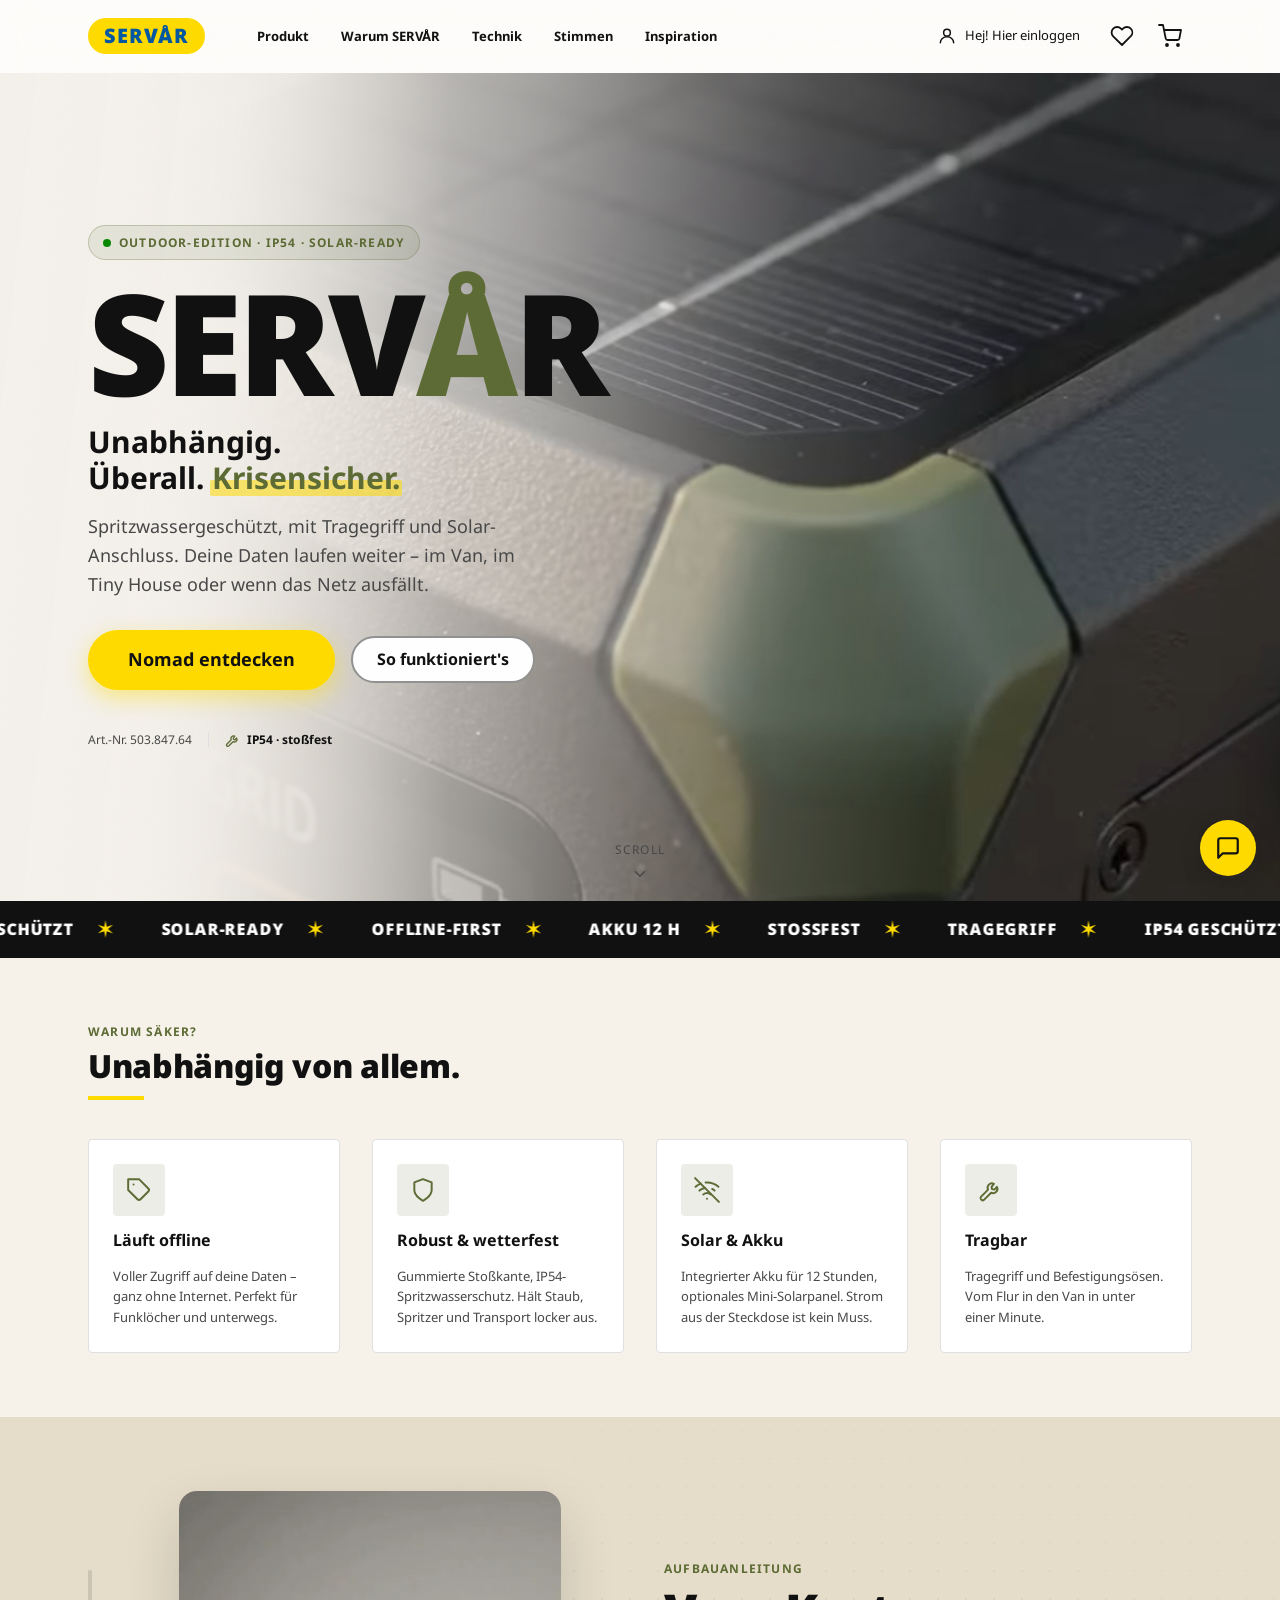
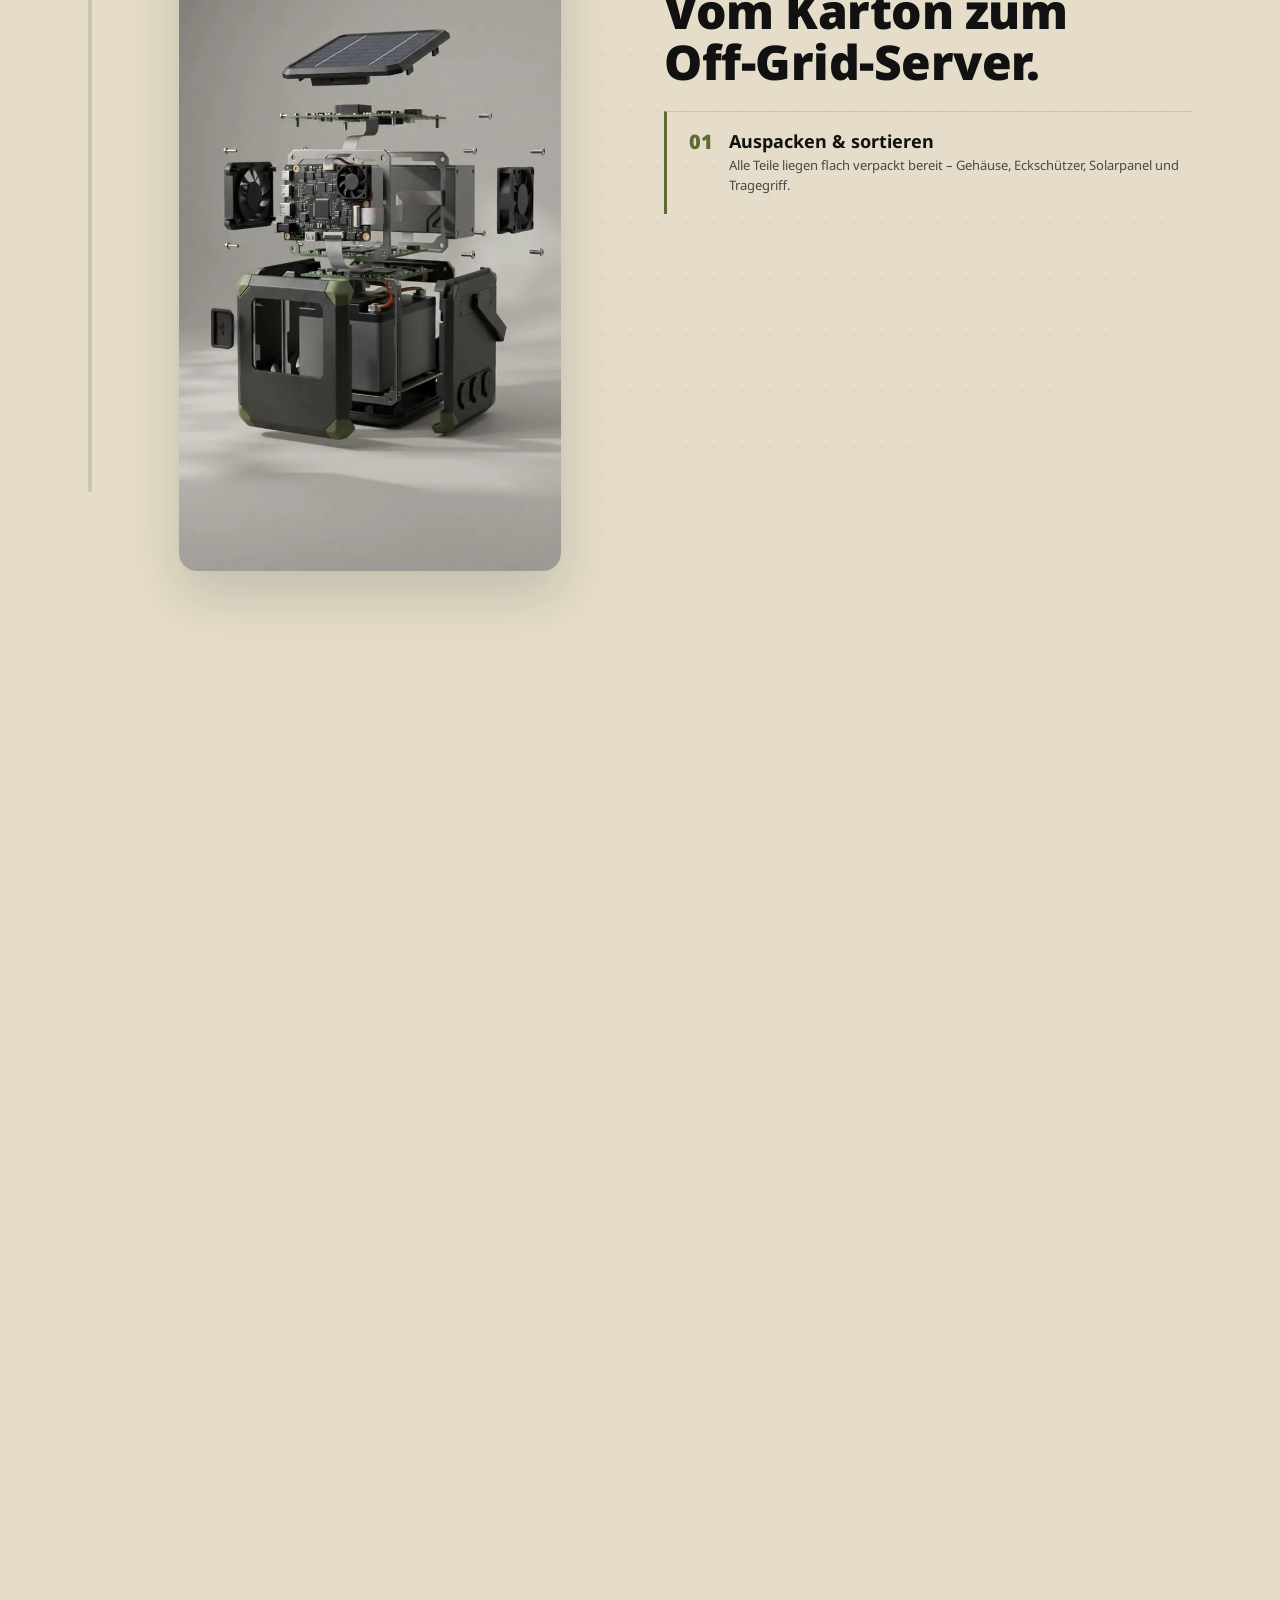
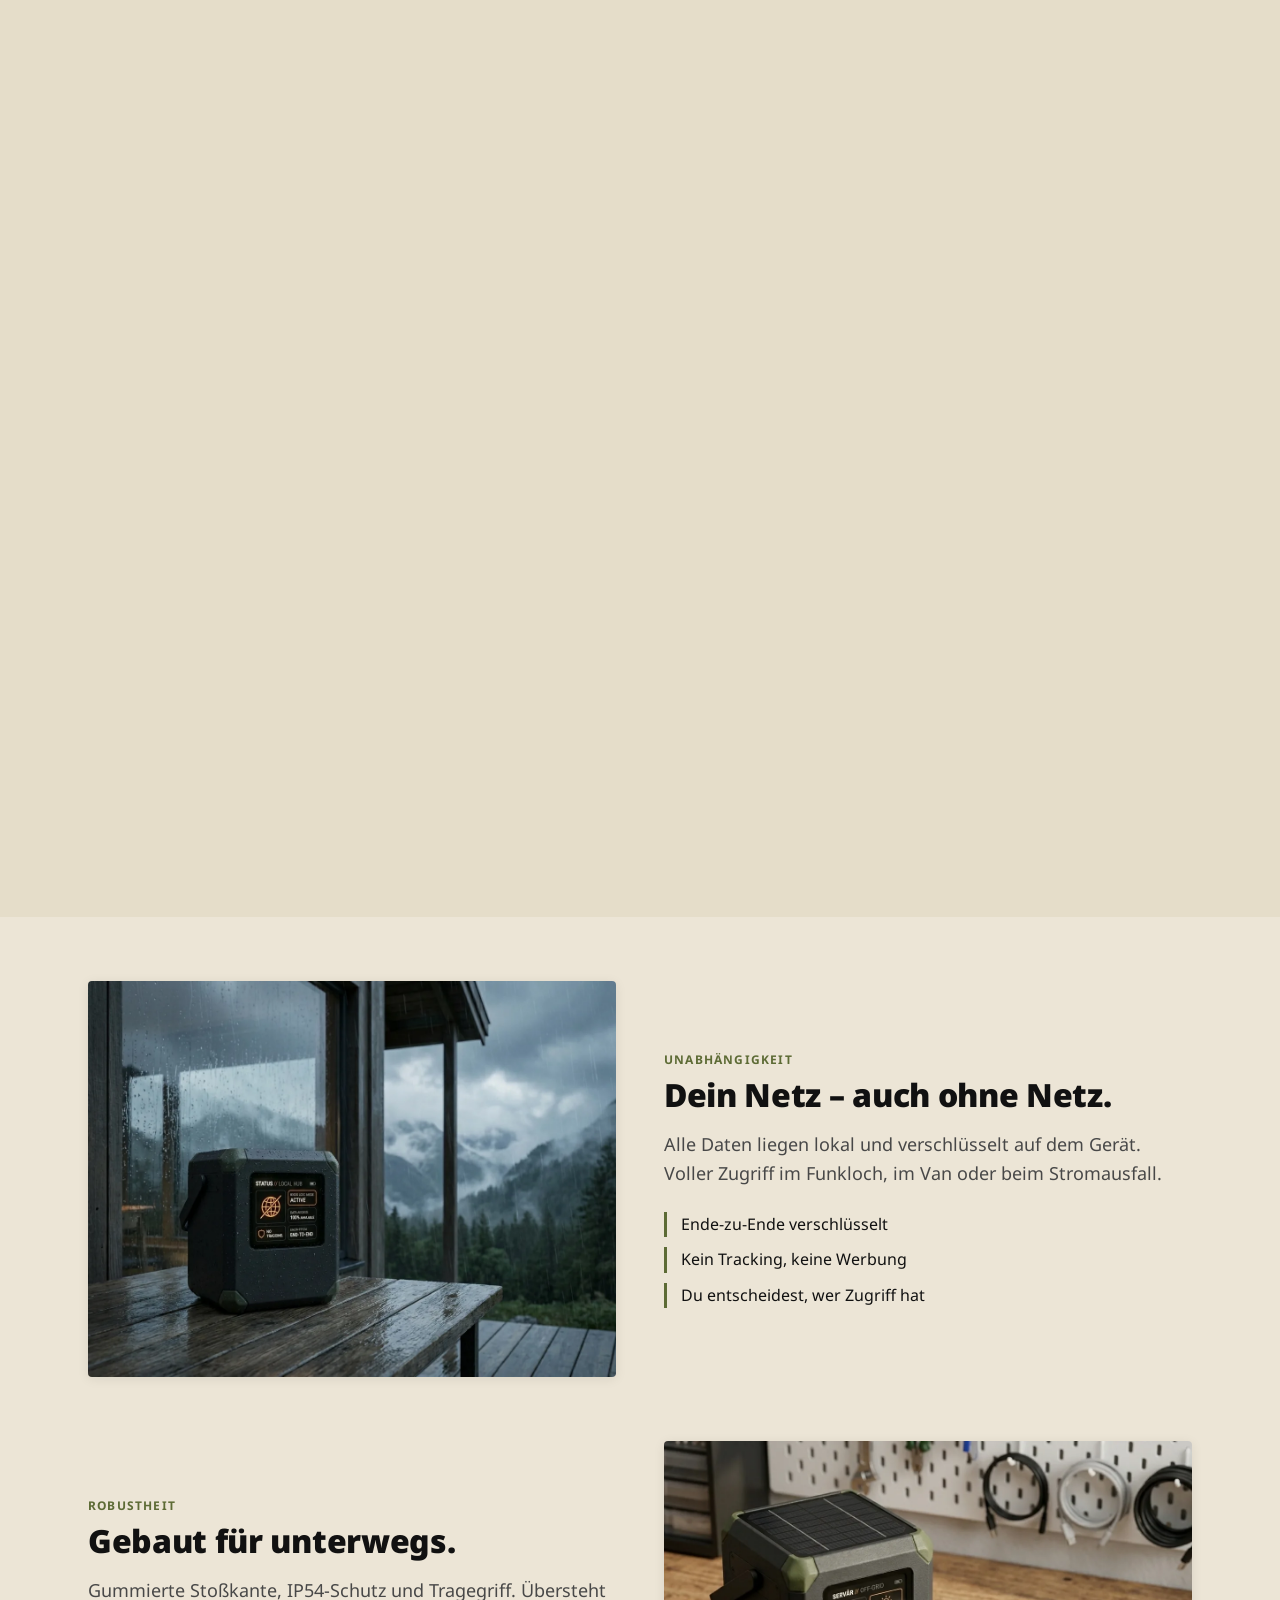
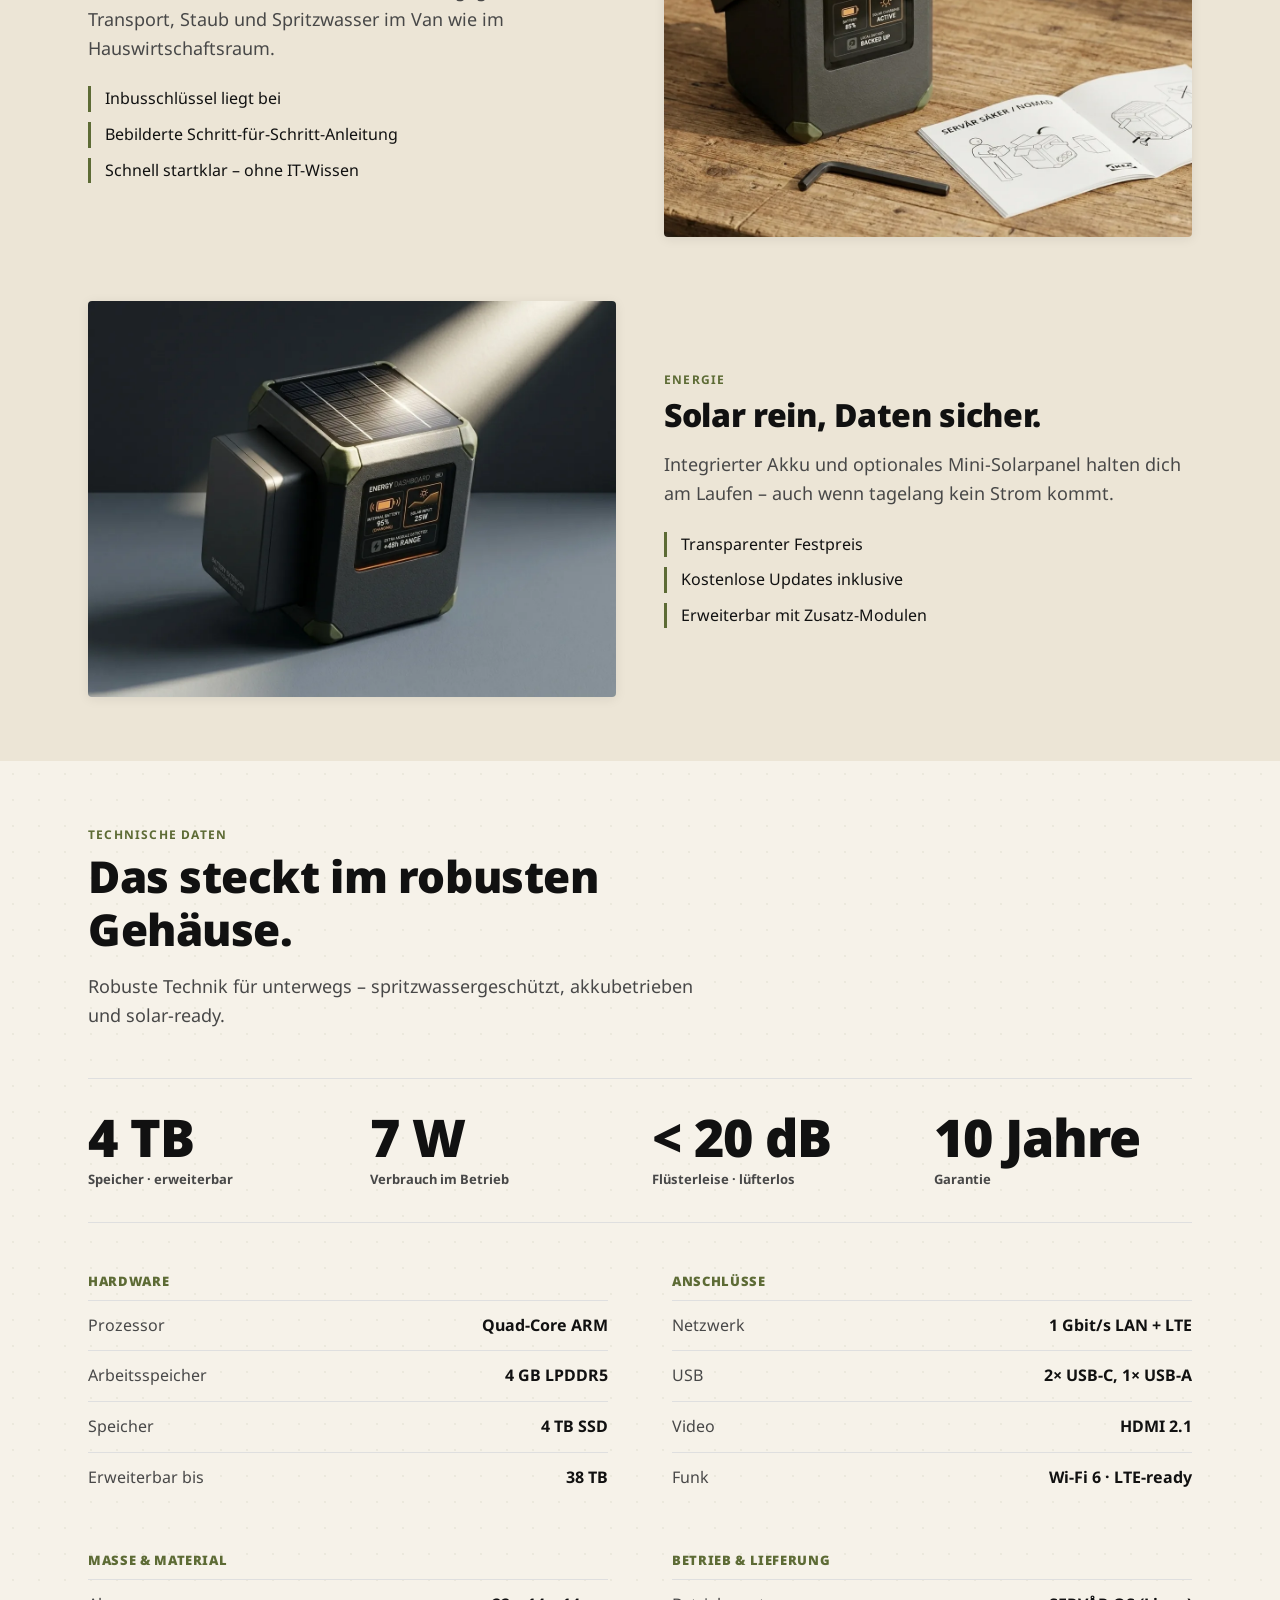
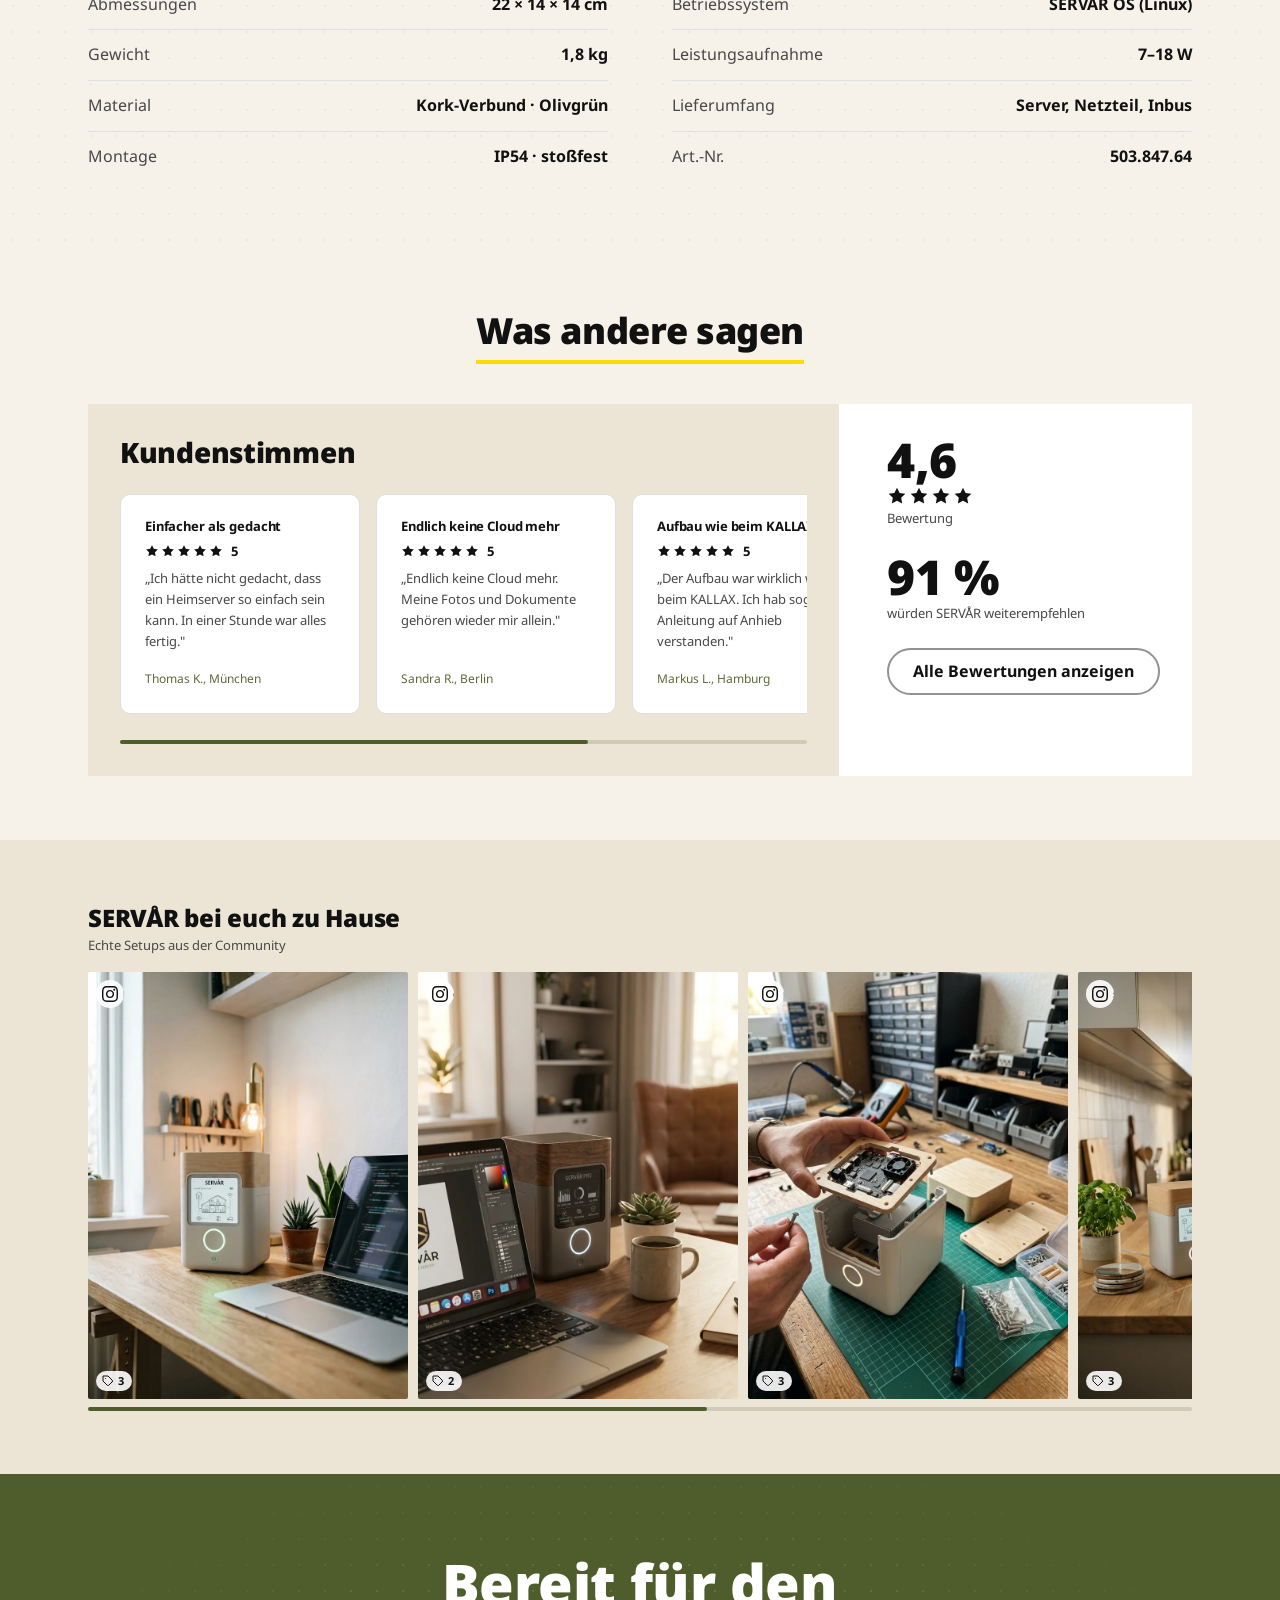
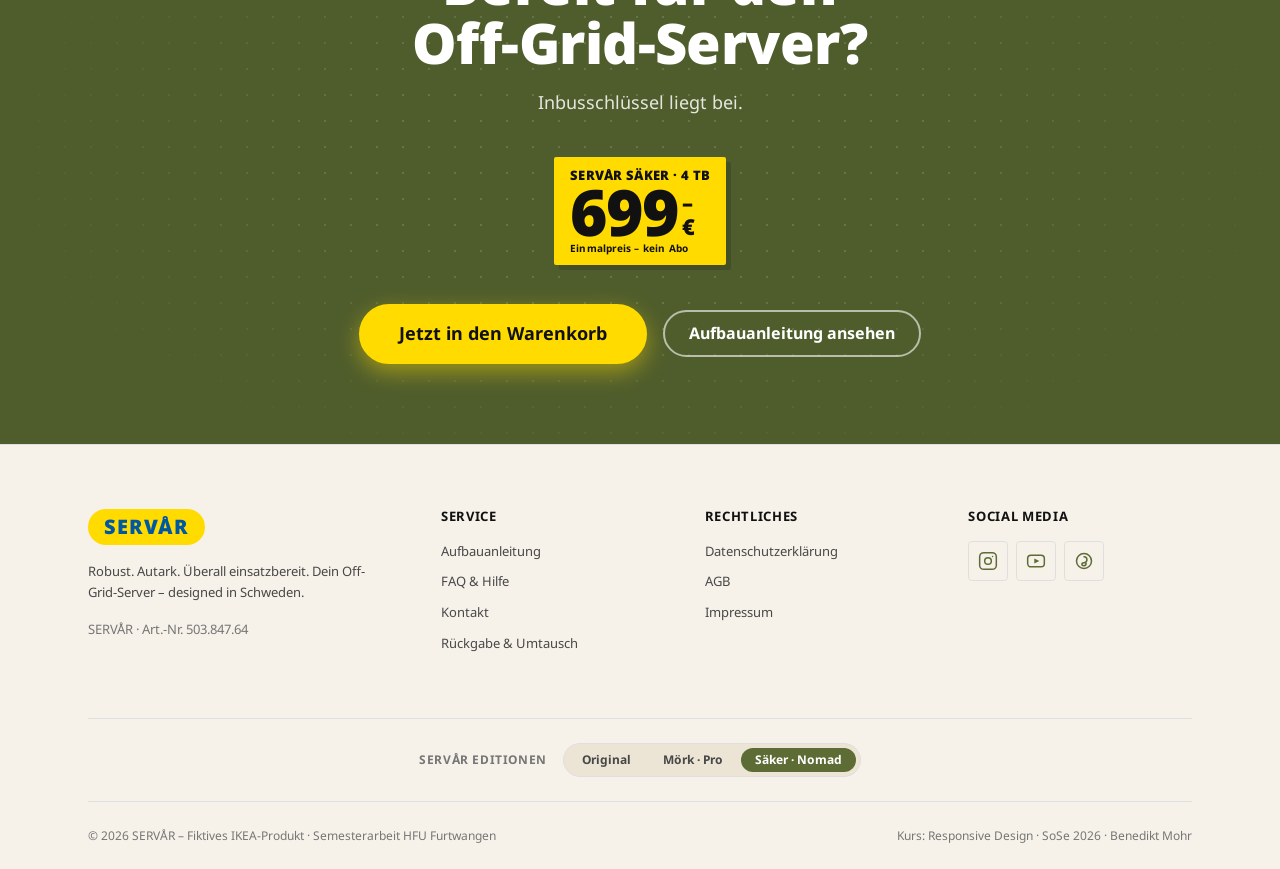
<file: nomad.html>
<!DOCTYPE html>
<html lang="de">
<head>
    <meta charset="UTF-8">
    <meta name="viewport" content="width=device-width, initial-scale=1.0">
    <title>SERVÅR Säker – Robuster Off-Grid Home-Server (IP54)</title>
    <meta name="description" content="SERVÅR Säker – die Outdoor-Edition: spritzwassergeschützt (IP54), mit Akku, Solar-Anschluss und Tragegriff. Für Tiny-House, Van-Life und Krisenvorsorge.">
    <!-- LCP: Hero-Poster sofort auffindbar & hoch priorisiert laden
         (an <video poster> lässt sich fetchpriority nicht direkt setzen) -->
    <link rel="preload" as="image" href="assets/hero/servar-hero-nomad-poster.webp" type="image/webp" fetchpriority="high">

    <link rel="stylesheet" href="css/main.css">
    <link rel="stylesheet" href="css/landing.css">
    <link rel="stylesheet" href="css/themes.css">

    <!-- Favicon: „S" der SERVÅR-Wortmarke in IKEA-Blau auf Gelb (alle Seiten gleich) -->
    <link rel="icon" href="favicon.ico" sizes="32x32">
    <link rel="icon" href="favicon.svg" type="image/svg+xml">
    <link rel="apple-touch-icon" href="apple-touch-icon.png">
</head>
<body class="theme-nomad">
<span id="top" aria-hidden="true"></span>

<!-- ========================================================
     SITE HEADER (sticky)
     ======================================================== -->
<header class="site-header">
    <div class="container site-header__inner">
        <a href="#top" class="brand" aria-label="SERVÅR Startseite">SERVÅR</a>

        <nav class="site-nav" id="primary-nav" aria-label="Hauptnavigation">
            <a href="#hero"     class="site-nav__link">Produkt</a>
            <a href="#warum"    class="site-nav__link">Warum SERVÅR</a>
            <a href="#specs"    class="site-nav__link">Technik</a>
            <a href="#reviews"  class="site-nav__link">Stimmen</a>
            <a href="#insta"    class="site-nav__link">Inspiration</a>
            <a href="#" class="site-nav__link site-nav__login">Hej! Hier einloggen</a>
        </nav>

        <div class="site-header__actions">
            <button class="btn btn--ghost site-header__login" aria-label="Hej! Hier einloggen">
                <svg class="btn__icon" viewBox="0 0 24 24" fill="none" stroke="currentColor" stroke-width="1.8" stroke-linecap="round" stroke-linejoin="round" aria-hidden="true">
                    <circle cx="12" cy="8" r="4"/><path d="M4 20c0-4 3.6-7 8-7s8 3 8 7"/>
                </svg>
                <span class="btn__label">Hej! Hier einloggen</span>
            </button>
            <button class="btn-icon btn-icon--wishlist" aria-label="Favoriten" aria-pressed="false">
                <svg viewBox="0 0 24 24" fill="none" stroke="currentColor" stroke-width="1.8" stroke-linecap="round" stroke-linejoin="round" aria-hidden="true">
                    <path d="M20.8 4.6a5.5 5.5 0 0 0-7.8 0l-1 1-1-1a5.5 5.5 0 0 0-7.8 7.8l1 1L12 21l7.8-7.8 1-1a5.5 5.5 0 0 0 0-7.6z"/>
                </svg>
            </button>
            <button class="btn-icon" aria-label="Warenkorb">
                <svg viewBox="0 0 24 24" fill="none" stroke="currentColor" stroke-width="1.8" stroke-linecap="round" stroke-linejoin="round" aria-hidden="true">
                    <circle cx="9" cy="21" r="1"/><circle cx="20" cy="21" r="1"/>
                    <path d="M1 1h4l2.7 13.4a2 2 0 0 0 2 1.6h9.7a2 2 0 0 0 2-1.6L23 6H6"/>
                </svg>
            </button>
            <button class="nav-toggle" id="nav-toggle" aria-label="Menü öffnen" aria-expanded="false" aria-controls="primary-nav">
                <svg class="nav-toggle__icon nav-toggle__open" viewBox="0 0 24 24" fill="none" stroke="currentColor" stroke-width="2" stroke-linecap="round" aria-hidden="true"><line x1="3" y1="6" x2="21" y2="6"/><line x1="3" y1="12" x2="21" y2="12"/><line x1="3" y1="18" x2="21" y2="18"/></svg>
                <svg class="nav-toggle__icon nav-toggle__close" viewBox="0 0 24 24" fill="none" stroke="currentColor" stroke-width="2" stroke-linecap="round" aria-hidden="true"><line x1="18" y1="6" x2="6" y2="18"/><line x1="6" y1="6" x2="18" y2="18"/></svg>
            </button>
        </div>
    </div>
</header>


<main>

    <!-- ====================================================
         HERO — Eyecatcher: Blueprint + Iso-Server
         ==================================================== -->
    <section class="hero" id="hero">
        <video class="hero__video" id="hero-video" autoplay muted loop playsinline preload="auto"
               poster="assets/hero/servar-hero-nomad-poster.webp" aria-hidden="true">
            <source src="assets/hero/servar-hero-nomad.webm" type="video/webm">
            <source src="assets/hero/servar-hero-nomad.mp4" type="video/mp4">
        </video>
        <div class="hero__scrim" aria-hidden="true"></div>

        <div class="container hero__inner">

            <!-- Text -->
            <div class="hero__content">
                <span class="hero__kicker reveal">
                    <span class="hero__kicker-dot"></span>Outdoor-Edition · IP54 · Solar-ready
                </span>

                <h1 class="hero__title reveal" style="--reveal-delay:.06s">SERV<span class="hero__title-a">Å</span>R</h1>

                <p class="hero__sub reveal" style="--reveal-delay:.12s">
                    Unabhängig.<br>Überall. <strong>Krisensicher.</strong>
                </p>

                <p class="hero__lede reveal" style="--reveal-delay:.18s">
                    Spritzwassergeschützt, mit Tragegriff und Solar-Anschluss. Deine Daten laufen weiter –
                    im Van, im Tiny House oder wenn das Netz ausfällt.
                </p>

                <div class="hero__ctas reveal" style="--reveal-delay:.24s">
                    <a href="#warum" class="btn btn--yellow btn--lg">Nomad entdecken</a>
                    <a href="#assembly" class="btn btn--outline">So funktioniert's</a>
                </div>

                <div class="hero__meta reveal" style="--reveal-delay:.32s">
                    <span>Art.-Nr. 503.847.64</span>
                    <span class="hero__sep"></span>
                    <span class="hero__meta-badge">
                        <svg viewBox="0 0 24 24" fill="none" stroke="currentColor" stroke-width="2" stroke-linecap="round" stroke-linejoin="round" aria-hidden="true"><path d="M14.7 6.3a4 4 0 0 0-5.4 5.4l-6.6 6.6a2 2 0 0 0 2.8 2.8l6.6-6.6a4 4 0 0 0 5.4-5.4l-2.5 2.5-2.1-.4-.4-2.1z"/></svg>
                        IP54 · stoßfest
                    </span>
                </div>
            </div>

        </div>

        <div class="hero__scroll-hint" aria-hidden="true">
            scroll
            <svg viewBox="0 0 24 24" fill="none" stroke="currentColor" stroke-width="2" stroke-linecap="round" stroke-linejoin="round"><polyline points="6 9 12 15 18 9"/></svg>
        </div>
    </section>


    <!-- ====================================================
         MARQUEE TICKER
         ==================================================== -->
    <div class="marquee" aria-hidden="true">
        <div class="marquee__track">
            <span class="marquee__item">IP54 geschützt</span>
            <span class="marquee__item">Solar-ready</span>
            <span class="marquee__item">Offline-first</span>
            <span class="marquee__item">Akku 12 h</span>
            <span class="marquee__item">Stoßfest</span>
            <span class="marquee__item">Tragegriff</span>
            <span class="marquee__item">IP54 geschützt</span>
            <span class="marquee__item">Solar-ready</span>
            <span class="marquee__item">Offline-first</span>
            <span class="marquee__item">Akku 12 h</span>
            <span class="marquee__item">Stoßfest</span>
            <span class="marquee__item">Tragegriff</span>
        </div>
    </div>


    <!-- ====================================================
         WARUM SERVÅR — Benefits-Strip
         ==================================================== -->
    <section class="trust" id="warum">
        <div class="container">
            <div class="trust__head reveal">
                <span class="trust__eyebrow">Warum Säker?</span>
                <h2 class="trust__title">Unabhängig von allem.</h2>
            </div>

            <div class="trust__grid">
                <div class="trust__item reveal" style="--reveal-delay:0s;">
                    <span class="trust__icon">
                        <svg viewBox="0 0 24 24" fill="none" stroke="currentColor" stroke-width="1.8" stroke-linecap="round" stroke-linejoin="round"><path d="M20.59 13.41l-7.17 7.17a2 2 0 0 1-2.83 0L2 12V2h10l8.59 8.59a2 2 0 0 1 0 2.82z"/><line x1="7" y1="7" x2="7.01" y2="7"/></svg>
                    </span>
                    <span class="trust__item-title">Läuft offline</span>
                    <span class="trust__text">Voller Zugriff auf deine Daten – ganz ohne Internet. Perfekt für Funklöcher und unterwegs.</span>
                </div>

                <div class="trust__item reveal" style="--reveal-delay:.1s;">
                    <span class="trust__icon">
                        <svg viewBox="0 0 24 24" fill="none" stroke="currentColor" stroke-width="1.8" stroke-linecap="round" stroke-linejoin="round"><path d="M12 22s8-4 8-10V5l-8-3-8 3v7c0 6 8 10 8 10z"/></svg>
                    </span>
                    <span class="trust__item-title">Robust &amp; wetterfest</span>
                    <span class="trust__text">Gummierte Stoßkante, IP54-Spritzwasserschutz. Hält Staub, Spritzer und Transport locker aus.</span>
                </div>

                <div class="trust__item reveal" style="--reveal-delay:.2s;">
                    <span class="trust__icon">
                        <svg viewBox="0 0 24 24" fill="none" stroke="currentColor" stroke-width="1.8" stroke-linecap="round" stroke-linejoin="round"><path d="M1 1l22 22"/><path d="M16.72 11.06A10.94 10.94 0 0 1 19 12.55"/><path d="M5 12.55a10.94 10.94 0 0 1 5.17-2.39"/><path d="M10.71 5.05A16 16 0 0 1 22.58 9"/><path d="M1.42 9a15.91 15.91 0 0 1 4.7-2.88"/><path d="M8.53 16.11a6 6 0 0 1 6.95 0"/><line x1="12" y1="20" x2="12.01" y2="20"/></svg>
                    </span>
                    <span class="trust__item-title">Solar &amp; Akku</span>
                    <span class="trust__text">Integrierter Akku für 12 Stunden, optionales Mini-Solarpanel. Strom aus der Steckdose ist kein Muss.</span>
                </div>

                <div class="trust__item reveal" style="--reveal-delay:.3s;">
                    <span class="trust__icon">
                        <svg viewBox="0 0 24 24" fill="none" stroke="currentColor" stroke-width="1.8" stroke-linecap="round" stroke-linejoin="round"><path d="M14.7 6.3a4 4 0 0 0-5.4 5.4l-6.6 6.6a2 2 0 0 0 2.8 2.8l6.6-6.6a4 4 0 0 0 5.4-5.4l-2.5 2.5-2.1-.4-.4-2.1z"/></svg>
                    </span>
                    <span class="trust__item-title">Tragbar</span>
                    <span class="trust__text">Tragegriff und Befestigungsösen. Vom Flur in den Van in unter einer Minute.</span>
                </div>
            </div>
        </div>
    </section>


    <!-- ====================================================
         ASSEMBLY — gepinnte Scroll-Montage (IKEA-Anleitung)
         Platzhalter-SVG; später durch <canvas>-Bildsequenz ersetzbar.
         ==================================================== -->
    <section class="assembly" id="assembly">
        <div class="assembly__sticky">
            <div class="container assembly__grid">

                <!-- Bühne: Fortschritts-Schiene + Server -->
                <div class="assembly__stage">
                    <div class="assembly__rail" aria-hidden="true">
                        <div class="assembly__rail-fill" id="assembly-rail"></div>
                    </div>

                    <div class="assembly__scene">
                        <canvas class="assembly__canvas" id="assembly-canvas" width="900" height="1600"
                                data-frames="assets/server/frames-nomad"
                                role="img" aria-label="SERVÅR baut sich Schritt für Schritt zusammen"></canvas>
                    </div>
                </div>

                <!-- Schritt-Liste -->
                <div class="assembly__steps">
                    <div class="assembly__intro">
                        <p class="assembly__eyebrow">Aufbauanleitung</p>
                        <h2 class="assembly__title">Vom Karton zum<br>Off-Grid-Server.</h2>
                    </div>
                    <ol class="assembly__steplist">
                        <li class="assembly__step is-active" data-step="0">
                            <span class="assembly__step-num">01</span>
                            <div>
                                <span class="assembly__step-title">Auspacken &amp; sortieren</span>
                                <span class="assembly__step-text">Alle Teile liegen flach verpackt bereit – Gehäuse, Eckschützer, Solarpanel und Tragegriff.</span>
                            </div>
                        </li>
                        <li class="assembly__step" data-step="1">
                            <span class="assembly__step-num">02</span>
                            <div>
                                <span class="assembly__step-title">Module stapeln</span>
                                <span class="assembly__step-text">Speicher-Module aufeinanderstecken und die robusten Eckschützer aufclipsen. Klick – sitzt.</span>
                            </div>
                        </li>
                        <li class="assembly__step" data-step="2">
                            <span class="assembly__step-num">03</span>
                            <div>
                                <span class="assembly__step-title">Solarpanel &amp; Akku</span>
                                <span class="assembly__step-text">Solarpanel oben aufsetzen, Akku einschieben und Tragegriff montieren.</span>
                            </div>
                        </li>
                        <li class="assembly__step" data-step="3">
                            <span class="assembly__step-num">04</span>
                            <div>
                                <span class="assembly__step-title">Einschalten – fertig</span>
                                <span class="assembly__step-text">Power-Knopf drücken – das Display zeigt Akku, Solar und Backup. Off-Grid läuft.</span>
                            </div>
                        </li>
                    </ol>
                </div>

            </div>
        </div>
    </section>


    <!-- ====================================================
         FEATURE ROWS — Es gibt eine einfachere Art.
         ==================================================== -->
    <section class="feature" id="features">
        <div class="container">

            <div class="feature__row">
                <div class="feature__media reveal reveal--left">
                    <img class="feature__media-img" src="assets/img/feature-unabhaengigkeit.webp" alt="SERVÅR Säker – robuster Off-Grid-Server draußen im Einsatz" loading="lazy" decoding="async">
                </div>
                <div class="reveal reveal--right">
                    <p class="feature__eyebrow">Unabhängigkeit</p>
                    <h2 class="feature__title">Dein Netz – auch ohne Netz.</h2>
                    <p class="feature__text">Alle Daten liegen lokal und verschlüsselt auf dem Gerät. Voller Zugriff im Funkloch, im Van oder beim Stromausfall.</p>
                    <ul class="feature__list">
                        <li>Ende-zu-Ende verschlüsselt</li>
                        <li>Kein Tracking, keine Werbung</li>
                        <li>Du entscheidest, wer Zugriff hat</li>
                    </ul>
                </div>
            </div>

            <div class="feature__row feature__row--reverse">
                <div class="feature__media reveal reveal--right">
                    <img class="feature__media-img" src="assets/img/feature-robustheit.webp" alt="SERVÅR Säker – robustes Gerät mit IKEA-Zubehör" loading="lazy" decoding="async">
                </div>
                <div class="reveal reveal--left">
                    <p class="feature__eyebrow">Robustheit</p>
                    <h2 class="feature__title">Gebaut für unterwegs.</h2>
                    <p class="feature__text">Gummierte Stoßkante, IP54-Schutz und Tragegriff. Übersteht Transport, Staub und Spritzwasser im Van wie im Hauswirtschaftsraum.</p>
                    <ul class="feature__list">
                        <li>Inbusschlüssel liegt bei</li>
                        <li>Bebilderte Schritt-für-Schritt-Anleitung</li>
                        <li>Schnell startklar – ohne IT-Wissen</li>
                    </ul>
                </div>
            </div>

            <div class="feature__row">
                <div class="feature__media reveal reveal--left">
                    <img class="feature__media-img" src="assets/img/feature-energie.webp" alt="SERVÅR Säker – Energie-Dashboard mit Solarladung" loading="lazy" decoding="async">
                </div>
                <div class="reveal reveal--right">
                    <p class="feature__eyebrow">Energie</p>
                    <h2 class="feature__title">Solar rein, Daten sicher.</h2>
                    <p class="feature__text">Integrierter Akku und optionales Mini-Solarpanel halten dich am Laufen – auch wenn tagelang kein Strom kommt.</p>
                    <ul class="feature__list">
                        <li>Transparenter Festpreis</li>
                        <li>Kostenlose Updates inklusive</li>
                        <li>Erweiterbar mit Zusatz-Modulen</li>
                    </ul>
                </div>
            </div>

        </div>
    </section>


    <!-- ====================================================
         TECHNISCHE DATEN — Datenblatt
         ==================================================== -->
    <section class="specs" id="specs">
        <div class="container">
            <div class="specs__head reveal">
                <span class="specs__eyebrow">Technische Daten</span>
                <h2 class="specs__title">Das steckt im robusten Gehäuse.</h2>
                <p class="specs__lede">Robuste Technik für unterwegs – spritzwassergeschützt, akkubetrieben und solar-ready.</p>
            </div>

            <div class="specs__stats reveal" style="--reveal-delay:.05s">
                <div class="specs__stat">
                    <span class="specs__stat-value"><span data-countup="4">0</span>&nbsp;TB</span>
                    <span class="specs__stat-label">Speicher · erweiterbar</span>
                </div>
                <div class="specs__stat">
                    <span class="specs__stat-value"><span data-countup="7">0</span>&nbsp;W</span>
                    <span class="specs__stat-label">Verbrauch im Betrieb</span>
                </div>
                <div class="specs__stat">
                    <span class="specs__stat-value">&lt;&nbsp;<span data-countup="20">0</span>&nbsp;dB</span>
                    <span class="specs__stat-label">Flüsterleise · lüfterlos</span>
                </div>
                <div class="specs__stat">
                    <span class="specs__stat-value"><span data-countup="10">0</span>&nbsp;Jahre</span>
                    <span class="specs__stat-label">Garantie</span>
                </div>
            </div>

            <div class="specs__groups">
                <details class="specs__group reveal" open>
                    <summary class="specs__group-title">Hardware<svg class="specs__chevron" viewBox="0 0 24 24" fill="none" stroke="currentColor" stroke-width="2.4" stroke-linecap="round" stroke-linejoin="round" aria-hidden="true"><polyline points="6 9 12 15 18 9"/></svg></summary>
                    <dl class="specs__list">
                        <div class="specs__row"><dt>Prozessor</dt><dd>Quad-Core ARM</dd></div>
                        <div class="specs__row"><dt>Arbeitsspeicher</dt><dd>4 GB LPDDR5</dd></div>
                        <div class="specs__row"><dt>Speicher</dt><dd>4 TB SSD</dd></div>
                        <div class="specs__row"><dt>Erweiterbar bis</dt><dd>38 TB</dd></div>
                    </dl>
                </details>

                <details class="specs__group reveal" open style="--reveal-delay:.05s">
                    <summary class="specs__group-title">Anschlüsse<svg class="specs__chevron" viewBox="0 0 24 24" fill="none" stroke="currentColor" stroke-width="2.4" stroke-linecap="round" stroke-linejoin="round" aria-hidden="true"><polyline points="6 9 12 15 18 9"/></svg></summary>
                    <dl class="specs__list">
                        <div class="specs__row"><dt>Netzwerk</dt><dd>1 Gbit/s LAN + LTE</dd></div>
                        <div class="specs__row"><dt>USB</dt><dd>2× USB-C, 1× USB-A</dd></div>
                        <div class="specs__row"><dt>Video</dt><dd>HDMI 2.1</dd></div>
                        <div class="specs__row"><dt>Funk</dt><dd>Wi-Fi 6 · LTE-ready</dd></div>
                    </dl>
                </details>

                <details class="specs__group reveal" open style="--reveal-delay:.1s">
                    <summary class="specs__group-title">Maße &amp; Material<svg class="specs__chevron" viewBox="0 0 24 24" fill="none" stroke="currentColor" stroke-width="2.4" stroke-linecap="round" stroke-linejoin="round" aria-hidden="true"><polyline points="6 9 12 15 18 9"/></svg></summary>
                    <dl class="specs__list">
                        <div class="specs__row"><dt>Abmessungen</dt><dd>22 × 14 × 14 cm</dd></div>
                        <div class="specs__row"><dt>Gewicht</dt><dd>1,8 kg</dd></div>
                        <div class="specs__row"><dt>Material</dt><dd>Kork-Verbund · Olivgrün</dd></div>
                        <div class="specs__row"><dt>Montage</dt><dd>IP54 · stoßfest</dd></div>
                    </dl>
                </details>

                <details class="specs__group reveal" open style="--reveal-delay:.15s">
                    <summary class="specs__group-title">Betrieb &amp; Lieferung<svg class="specs__chevron" viewBox="0 0 24 24" fill="none" stroke="currentColor" stroke-width="2.4" stroke-linecap="round" stroke-linejoin="round" aria-hidden="true"><polyline points="6 9 12 15 18 9"/></svg></summary>
                    <dl class="specs__list">
                        <div class="specs__row"><dt>Betriebssystem</dt><dd>SERVÅR OS (Linux)</dd></div>
                        <div class="specs__row"><dt>Leistungsaufnahme</dt><dd>7–18 W</dd></div>
                        <div class="specs__row"><dt>Lieferumfang</dt><dd>Server, Netzteil, Inbus</dd></div>
                        <div class="specs__row"><dt>Art.-Nr.</dt><dd>503.847.64</dd></div>
                    </dl>
                </details>
            </div>
        </div>
    </section>


    <!-- ====================================================
         WAS ANDERE SAGEN — Reviews-Modul (wiederverwendet)
         ==================================================== -->
    <section class="module-section" id="reviews">
        <div class="container">
            <div class="section__header reveal">
                <h2 class="section__title">Was andere sagen</h2>
            </div>

            <svg style="display:none" aria-hidden="true">
                <defs>
                    <path id="star-path" d="M12 2l3.1 6.3 6.9 1-5 4.9 1.2 6.8L12 17.8l-6.2 3.2 1.2-6.8L2 9.3l6.9-1z"/>
                    <linearGradient id="half-star-grad" x1="0" x2="1" y1="0" y2="0">
                        <stop offset="50%" stop-color="#111111"/>
                        <stop offset="50%" stop-color="#D0D8E0"/>
                    </linearGradient>
                </defs>
            </svg>

            <div class="reviews reveal">

                <div class="reviews__panel reviews__panel--left">
                    <h3 class="reviews__heading">Kundenstimmen</h3>

                    <div class="reviews__slider-col">
                        <div class="reviews__nav" aria-hidden="true">
                            <button class="reviews__nav-btn" id="reviews-prev" tabindex="-1" aria-label="Zurück">
                                <svg viewBox="0 0 24 24" fill="none" stroke="currentColor" stroke-width="2.5" stroke-linecap="round" stroke-linejoin="round"><polyline points="15 18 9 12 15 6"/></svg>
                            </button>
                            <button class="reviews__nav-btn" id="reviews-next" tabindex="-1" aria-label="Weiter">
                                <svg viewBox="0 0 24 24" fill="none" stroke="currentColor" stroke-width="2.5" stroke-linecap="round" stroke-linejoin="round"><polyline points="9 18 15 12 9 6"/></svg>
                            </button>
                        </div>

                        <div class="reviews__track" id="reviews-track">

                            <article class="review-card">
                                <h4 class="review-card__title">Einfacher als gedacht</h4>
                                <div class="stars stars--sm" aria-label="5 von 5 Sternen">
                                    <span class="star"><svg viewBox="0 0 24 24"><use href="#star-path"/></svg></span>
                                    <span class="star"><svg viewBox="0 0 24 24"><use href="#star-path"/></svg></span>
                                    <span class="star"><svg viewBox="0 0 24 24"><use href="#star-path"/></svg></span>
                                    <span class="star"><svg viewBox="0 0 24 24"><use href="#star-path"/></svg></span>
                                    <span class="star"><svg viewBox="0 0 24 24"><use href="#star-path"/></svg></span>
                                    <span class="stars__count">5</span>
                                </div>
                                <p class="review-card__body">„Ich hätte nicht gedacht, dass ein Heimserver so einfach sein kann. In einer Stunde war alles fertig."</p>
                                <span class="review-card__author">Thomas K., München</span>
                            </article>

                            <article class="review-card">
                                <h4 class="review-card__title">Endlich keine Cloud mehr</h4>
                                <div class="stars stars--sm" aria-label="5 von 5 Sternen">
                                    <span class="star"><svg viewBox="0 0 24 24"><use href="#star-path"/></svg></span>
                                    <span class="star"><svg viewBox="0 0 24 24"><use href="#star-path"/></svg></span>
                                    <span class="star"><svg viewBox="0 0 24 24"><use href="#star-path"/></svg></span>
                                    <span class="star"><svg viewBox="0 0 24 24"><use href="#star-path"/></svg></span>
                                    <span class="star"><svg viewBox="0 0 24 24"><use href="#star-path"/></svg></span>
                                    <span class="stars__count">5</span>
                                </div>
                                <p class="review-card__body">„Endlich keine Cloud mehr. Meine Fotos und Dokumente gehören wieder mir allein."</p>
                                <span class="review-card__author">Sandra R., Berlin</span>
                            </article>

                            <article class="review-card">
                                <h4 class="review-card__title">Aufbau wie beim KALLAX</h4>
                                <div class="stars stars--sm" aria-label="5 von 5 Sternen">
                                    <span class="star"><svg viewBox="0 0 24 24"><use href="#star-path"/></svg></span>
                                    <span class="star"><svg viewBox="0 0 24 24"><use href="#star-path"/></svg></span>
                                    <span class="star"><svg viewBox="0 0 24 24"><use href="#star-path"/></svg></span>
                                    <span class="star"><svg viewBox="0 0 24 24"><use href="#star-path"/></svg></span>
                                    <span class="star"><svg viewBox="0 0 24 24"><use href="#star-path"/></svg></span>
                                    <span class="stars__count">5</span>
                                </div>
                                <p class="review-card__body">„Der Aufbau war wirklich wie beim KALLAX. Ich hab sogar die Anleitung auf Anhieb verstanden."</p>
                                <span class="review-card__author">Markus L., Hamburg</span>
                            </article>

                            <article class="review-card">
                                <h4 class="review-card__title">Top Datenschutz, fairer Preis</h4>
                                <div class="stars stars--sm" aria-label="4 von 5 Sternen">
                                    <span class="star"><svg viewBox="0 0 24 24"><use href="#star-path"/></svg></span>
                                    <span class="star"><svg viewBox="0 0 24 24"><use href="#star-path"/></svg></span>
                                    <span class="star"><svg viewBox="0 0 24 24"><use href="#star-path"/></svg></span>
                                    <span class="star"><svg viewBox="0 0 24 24"><use href="#star-path"/></svg></span>
                                    <span class="star star--empty"><svg viewBox="0 0 24 24"><use href="#star-path"/></svg></span>
                                    <span class="stars__count">4</span>
                                </div>
                                <p class="review-card__body">„Endlich ein Produkt, das Datenschutz ernst nimmt – und das zum fairen Einmalpreis."</p>
                                <span class="review-card__author">Lena P., Köln</span>
                            </article>

                        </div><!-- /.reviews__track -->

                        <div class="reviews__scrollbar-track" id="reviews-scrollbar-track" aria-hidden="true">
                            <div class="reviews__scrollbar-thumb" id="reviews-scrollbar-thumb"></div>
                        </div>
                    </div>
                </div>

                <div class="reviews__panel reviews__panel--right">
                    <div class="reviews__stat-col">
                        <div class="reviews__stat">
                            <span class="reviews__stat-value" data-countup="4.8">0</span>
                            <div class="stars stars--lg" aria-label="4,8 von 5 Sternen">
                                <span class="star"><svg viewBox="0 0 24 24"><use href="#star-path"/></svg></span>
                                <span class="star"><svg viewBox="0 0 24 24"><use href="#star-path"/></svg></span>
                                <span class="star"><svg viewBox="0 0 24 24"><use href="#star-path"/></svg></span>
                                <span class="star"><svg viewBox="0 0 24 24"><use href="#star-path"/></svg></span>
                                <span class="star star--half"><svg viewBox="0 0 24 24"><use href="#star-path" fill="url(#half-star-grad)"/></svg></span>
                            </div>
                            <span class="reviews__stat-label">Bewertung</span>
                        </div>

                        <div class="reviews__stat">
                            <span class="reviews__stat-value"><span data-countup="94">0</span> %</span>
                            <span class="reviews__stat-label">würden SERVÅR weiterempfehlen</span>
                        </div>

                        <button class="btn btn--outline">Alle Bewertungen anzeigen</button>
                    </div>
                </div>

            </div><!-- /.reviews -->
        </div>
    </section>


    <!-- ====================================================
         SERVÅR BEI EUCH ZU HAUSE — Instagram-Feed (wiederverwendet)
         ==================================================== -->
    <section class="module-section module-section--alt" id="insta">
        <div class="container">
            <div class="insta-feed reveal">
                <div>
                    <h2 class="insta-feed__title">SERVÅR bei euch zu Hause</h2>
                    <p class="insta-feed__subtitle">Echte Setups aus der Community</p>
                </div>

                <div class="insta-feed__slider-col">
                    <div class="insta-feed__slider-wrapper">
                        <div class="insta-feed__nav" aria-hidden="true">
                            <button class="reviews__nav-btn is-hidden" id="insta-prev" tabindex="-1" aria-label="Zurück">
                                <svg viewBox="0 0 24 24" fill="none" stroke="currentColor" stroke-width="2.5" stroke-linecap="round" stroke-linejoin="round"><polyline points="15 18 9 12 15 6"/></svg>
                            </button>
                            <button class="reviews__nav-btn" id="insta-next" tabindex="-1" aria-label="Weiter">
                                <svg viewBox="0 0 24 24" fill="none" stroke="currentColor" stroke-width="2.5" stroke-linecap="round" stroke-linejoin="round"><polyline points="9 18 15 12 9 6"/></svg>
                            </button>
                        </div>

                        <div class="insta-feed__track" id="insta-track">

                            <button class="insta-card" data-handle="homelab_tom" data-count="3" data-card-index="0" aria-label="Beitrag von homelab_tom öffnen">
                                <img class="insta-card__img" src="assets/img/community-1.webp" alt="SERVÅR-Setup von @homelab_tom" loading="lazy" decoding="async">

                                <span class="insta-card__ig-badge" aria-hidden="true">
                                    <svg viewBox="0 0 24 24" fill="currentColor"><path d="M12 2.163c3.204 0 3.584.012 4.85.07 3.252.148 4.771 1.691 4.919 4.919.058 1.265.069 1.645.069 4.849 0 3.205-.012 3.584-.069 4.849-.149 3.225-1.664 4.771-4.919 4.919-1.266.058-1.644.07-4.85.07-3.204 0-3.584-.012-4.849-.07-3.26-.149-4.771-1.699-4.919-4.92-.058-1.265-.07-1.644-.07-4.849 0-3.204.013-3.583.07-4.849.149-3.227 1.664-4.771 4.919-4.919 1.266-.057 1.645-.069 4.849-.069zm0-2.163c-3.259 0-3.667.014-4.947.072-4.358.2-6.78 2.618-6.98 6.98-.059 1.281-.073 1.689-.073 4.948 0 3.259.014 3.668.072 4.948.2 4.358 2.618 6.78 6.98 6.98 1.281.058 1.689.072 4.948.072 3.259 0 3.668-.014 4.948-.072 4.354-.2 6.782-2.618 6.979-6.98.059-1.28.073-1.689.073-4.948 0-3.259-.014-3.667-.072-4.947-.196-4.354-2.617-6.78-6.979-6.98-1.281-.059-1.69-.073-4.949-.073zm0 5.838c-3.403 0-6.162 2.759-6.162 6.162s2.759 6.163 6.162 6.163 6.162-2.759 6.162-6.163c0-3.403-2.759-6.162-6.162-6.162zm0 10.162c-2.209 0-4-1.79-4-4 0-2.209 1.791-4 4-4s4 1.791 4 4c0 2.21-1.791 4-4 4zm6.406-11.845c-.796 0-1.441.645-1.441 1.44s.645 1.44 1.441 1.44c.795 0 1.439-.645 1.439-1.44s-.644-1.44-1.439-1.44z"/></svg>
                                    <span class="insta-card__ig-name">homelab_tom</span>
                                </span>
                                <span class="insta-card__count" aria-hidden="true">
                                    <svg viewBox="0 0 24 24" fill="none" stroke="currentColor" stroke-width="2" stroke-linecap="round" stroke-linejoin="round"><path d="M20.59 13.41l-7.17 7.17a2 2 0 0 1-2.83 0L2 12V2h10l8.59 8.59a2 2 0 0 1 0 2.82z"/><line x1="7" y1="7" x2="7.01" y2="7"/></svg>
                                    3
                                </span>
                            </button>

                            <button class="insta-card" data-handle="design_paula" data-count="2" data-products="pro,fixa" data-card-index="1" aria-label="Beitrag von design_paula öffnen">
                                <img class="insta-card__img" src="assets/img/community-2.webp" alt="SERVÅR-Setup von @design_paula" loading="lazy" decoding="async">

                                <span class="insta-card__ig-badge" aria-hidden="true">
                                    <svg viewBox="0 0 24 24" fill="currentColor"><path d="M12 2.163c3.204 0 3.584.012 4.85.07 3.252.148 4.771 1.691 4.919 4.919.058 1.265.069 1.645.069 4.849 0 3.205-.012 3.584-.069 4.849-.149 3.225-1.664 4.771-4.919 4.919-1.266.058-1.644.07-4.85.07-3.204 0-3.584-.012-4.849-.07-3.26-.149-4.771-1.699-4.919-4.92-.058-1.265-.07-1.644-.07-4.849 0-3.204.013-3.583.07-4.849.149-3.227 1.664-4.771 4.919-4.919 1.266-.057 1.645-.069 4.849-.069zm0-2.163c-3.259 0-3.667.014-4.947.072-4.358.2-6.78 2.618-6.98 6.98-.059 1.281-.073 1.689-.073 4.948 0 3.259.014 3.668.072 4.948.2 4.358 2.618 6.78 6.98 6.98 1.281.058 1.689.072 4.948.072 3.259 0 3.668-.014 4.948-.072 4.354-.2 6.782-2.618 6.979-6.98.059-1.28.073-1.689.073-4.948 0-3.259-.014-3.667-.072-4.947-.196-4.354-2.617-6.78-6.979-6.98-1.281-.059-1.69-.073-4.949-.073zm0 5.838c-3.403 0-6.162 2.759-6.162 6.162s2.759 6.163 6.162 6.163 6.162-2.759 6.162-6.163c0-3.403-2.759-6.162-6.162-6.162zm0 10.162c-2.209 0-4-1.79-4-4 0-2.209 1.791-4 4-4s4 1.791 4 4c0 2.21-1.791 4-4 4zm6.406-11.845c-.796 0-1.441.645-1.441 1.44s.645 1.44 1.441 1.44c.795 0 1.439-.645 1.439-1.44s-.644-1.44-1.439-1.44z"/></svg>
                                    <span class="insta-card__ig-name">design_paula</span>
                                </span>
                                <span class="insta-card__count" aria-hidden="true">
                                    <svg viewBox="0 0 24 24" fill="none" stroke="currentColor" stroke-width="2" stroke-linecap="round" stroke-linejoin="round"><path d="M20.59 13.41l-7.17 7.17a2 2 0 0 1-2.83 0L2 12V2h10l8.59 8.59a2 2 0 0 1 0 2.82z"/><line x1="7" y1="7" x2="7.01" y2="7"/></svg>
                                    2
                                </span>
                            </button>

                            <button class="insta-card" data-handle="nas_nerd" data-count="4" data-card-index="2" aria-label="Beitrag von nas_nerd öffnen">
                                <img class="insta-card__img" src="assets/img/community-3.webp" alt="SERVÅR-Setup von @nas_nerd" loading="lazy" decoding="async">

                                <span class="insta-card__ig-badge" aria-hidden="true">
                                    <svg viewBox="0 0 24 24" fill="currentColor"><path d="M12 2.163c3.204 0 3.584.012 4.85.07 3.252.148 4.771 1.691 4.919 4.919.058 1.265.069 1.645.069 4.849 0 3.205-.012 3.584-.069 4.849-.149 3.225-1.664 4.771-4.919 4.919-1.266.058-1.644.07-4.85.07-3.204 0-3.584-.012-4.849-.07-3.26-.149-4.771-1.699-4.919-4.92-.058-1.265-.07-1.644-.07-4.849 0-3.204.013-3.583.07-4.849.149-3.227 1.664-4.771 4.919-4.919 1.266-.057 1.645-.069 4.849-.069zm0-2.163c-3.259 0-3.667.014-4.947.072-4.358.2-6.78 2.618-6.98 6.98-.059 1.281-.073 1.689-.073 4.948 0 3.259.014 3.668.072 4.948.2 4.358 2.618 6.78 6.98 6.98 1.281.058 1.689.072 4.948.072 3.259 0 3.668-.014 4.948-.072 4.354-.2 6.782-2.618 6.979-6.98.059-1.28.073-1.689.073-4.948 0-3.259-.014-3.667-.072-4.947-.196-4.354-2.617-6.78-6.979-6.98-1.281-.059-1.69-.073-4.949-.073zm0 5.838c-3.403 0-6.162 2.759-6.162 6.162s2.759 6.163 6.162 6.163 6.162-2.759 6.162-6.163c0-3.403-2.759-6.162-6.162-6.162zm0 10.162c-2.209 0-4-1.79-4-4 0-2.209 1.791-4 4-4s4 1.791 4 4c0 2.21-1.791 4-4 4zm6.406-11.845c-.796 0-1.441.645-1.441 1.44s.645 1.44 1.441 1.44c.795 0 1.439-.645 1.439-1.44s-.644-1.44-1.439-1.44z"/></svg>
                                    <span class="insta-card__ig-name">nas_nerd</span>
                                </span>
                                <span class="insta-card__count" aria-hidden="true">
                                    <svg viewBox="0 0 24 24" fill="none" stroke="currentColor" stroke-width="2" stroke-linecap="round" stroke-linejoin="round"><path d="M20.59 13.41l-7.17 7.17a2 2 0 0 1-2.83 0L2 12V2h10l8.59 8.59a2 2 0 0 1 0 2.82z"/><line x1="7" y1="7" x2="7.01" y2="7"/></svg>
                                    4
                                </span>
                            </button>

                            <button class="insta-card" data-handle="smarthome_sven" data-count="2" data-card-index="3" aria-label="Beitrag von smarthome_sven öffnen">
                                <img class="insta-card__img" src="assets/img/community-4.webp" alt="SERVÅR-Setup von @smarthome_sven" loading="lazy" decoding="async">

                                <span class="insta-card__ig-badge" aria-hidden="true">
                                    <svg viewBox="0 0 24 24" fill="currentColor"><path d="M12 2.163c3.204 0 3.584.012 4.85.07 3.252.148 4.771 1.691 4.919 4.919.058 1.265.069 1.645.069 4.849 0 3.205-.012 3.584-.069 4.849-.149 3.225-1.664 4.771-4.919 4.919-1.266.058-1.644.07-4.85.07-3.204 0-3.584-.012-4.849-.07-3.26-.149-4.771-1.699-4.919-4.92-.058-1.265-.07-1.644-.07-4.849 0-3.204.013-3.583.07-4.849.149-3.227 1.664-4.771 4.919-4.919 1.266-.057 1.645-.069 4.849-.069zm0-2.163c-3.259 0-3.667.014-4.947.072-4.358.2-6.78 2.618-6.98 6.98-.059 1.281-.073 1.689-.073 4.948 0 3.259.014 3.668.072 4.948.2 4.358 2.618 6.78 6.98 6.98 1.281.058 1.689.072 4.948.072 3.259 0 3.668-.014 4.948-.072 4.354-.2 6.782-2.618 6.979-6.98.059-1.28.073-1.689.073-4.948 0-3.259-.014-3.667-.072-4.947-.196-4.354-2.617-6.78-6.979-6.98-1.281-.059-1.69-.073-4.949-.073zm0 5.838c-3.403 0-6.162 2.759-6.162 6.162s2.759 6.163 6.162 6.163 6.162-2.759 6.162-6.163c0-3.403-2.759-6.162-6.162-6.162zm0 10.162c-2.209 0-4-1.79-4-4 0-2.209 1.791-4 4-4s4 1.791 4 4c0 2.21-1.791 4-4 4zm6.406-11.845c-.796 0-1.441.645-1.441 1.44s.645 1.44 1.441 1.44c.795 0 1.439-.645 1.439-1.44s-.644-1.44-1.439-1.44z"/></svg>
                                    <span class="insta-card__ig-name">smarthome_sven</span>
                                </span>
                                <span class="insta-card__count" aria-hidden="true">
                                    <svg viewBox="0 0 24 24" fill="none" stroke="currentColor" stroke-width="2" stroke-linecap="round" stroke-linejoin="round"><path d="M20.59 13.41l-7.17 7.17a2 2 0 0 1-2.83 0L2 12V2h10l8.59 8.59a2 2 0 0 1 0 2.82z"/><line x1="7" y1="7" x2="7.01" y2="7"/></svg>
                                    2
                                </span>
                            </button>

                            <button class="insta-card" data-handle="travel_tim" data-count="2" data-products="nomad,fixa" data-card-index="4" aria-label="Beitrag von travel_tim öffnen">
                                <img class="insta-card__img" src="assets/img/community-5.webp" alt="SERVÅR-Setup von @travel_tim" loading="lazy" decoding="async">

                                <span class="insta-card__ig-badge" aria-hidden="true">
                                    <svg viewBox="0 0 24 24" fill="currentColor"><path d="M12 2.163c3.204 0 3.584.012 4.85.07 3.252.148 4.771 1.691 4.919 4.919.058 1.265.069 1.645.069 4.849 0 3.205-.012 3.584-.069 4.849-.149 3.225-1.664 4.771-4.919 4.919-1.266.058-1.644.07-4.85.07-3.204 0-3.584-.012-4.849-.07-3.26-.149-4.771-1.699-4.919-4.92-.058-1.265-.07-1.644-.07-4.849 0-3.204.013-3.583.07-4.849.149-3.227 1.664-4.771 4.919-4.919 1.266-.057 1.645-.069 4.849-.069zm0-2.163c-3.259 0-3.667.014-4.947.072-4.358.2-6.78 2.618-6.98 6.98-.059 1.281-.073 1.689-.073 4.948 0 3.259.014 3.668.072 4.948.2 4.358 2.618 6.78 6.98 6.98 1.281.058 1.689.072 4.948.072 3.259 0 3.668-.014 4.948-.072 4.354-.2 6.782-2.618 6.979-6.98.059-1.28.073-1.689.073-4.948 0-3.259-.014-3.667-.072-4.947-.196-4.354-2.617-6.78-6.979-6.98-1.281-.059-1.69-.073-4.949-.073zm0 5.838c-3.403 0-6.162 2.759-6.162 6.162s2.759 6.163 6.162 6.163 6.162-2.759 6.162-6.163c0-3.403-2.759-6.162-6.162-6.162zm0 10.162c-2.209 0-4-1.79-4-4 0-2.209 1.791-4 4-4s4 1.791 4 4c0 2.21-1.791 4-4 4zm6.406-11.845c-.796 0-1.441.645-1.441 1.44s.645 1.44 1.441 1.44c.795 0 1.439-.645 1.439-1.44s-.644-1.44-1.439-1.44z"/></svg>
                                    <span class="insta-card__ig-name">travel_tim</span>
                                </span>
                                <span class="insta-card__count" aria-hidden="true">
                                    <svg viewBox="0 0 24 24" fill="none" stroke="currentColor" stroke-width="2" stroke-linecap="round" stroke-linejoin="round"><path d="M20.59 13.41l-7.17 7.17a2 2 0 0 1-2.83 0L2 12V2h10l8.59 8.59a2 2 0 0 1 0 2.82z"/><line x1="7" y1="7" x2="7.01" y2="7"/></svg>
                                    1
                                </span>
                            </button>

                            <button class="insta-card" data-handle="opensource_oli" data-count="3" data-card-index="5" aria-label="Beitrag von opensource_oli öffnen">
                                <img class="insta-card__img" src="assets/img/community-6.webp" alt="SERVÅR-Setup von @opensource_oli" loading="lazy" decoding="async">

                                <span class="insta-card__ig-badge" aria-hidden="true">
                                    <svg viewBox="0 0 24 24" fill="currentColor"><path d="M12 2.163c3.204 0 3.584.012 4.85.07 3.252.148 4.771 1.691 4.919 4.919.058 1.265.069 1.645.069 4.849 0 3.205-.012 3.584-.069 4.849-.149 3.225-1.664 4.771-4.919 4.919-1.266.058-1.644.07-4.85.07-3.204 0-3.584-.012-4.849-.07-3.26-.149-4.771-1.699-4.919-4.92-.058-1.265-.07-1.644-.07-4.849 0-3.204.013-3.583.07-4.849.149-3.227 1.664-4.771 4.919-4.919 1.266-.057 1.645-.069 4.849-.069zm0-2.163c-3.259 0-3.667.014-4.947.072-4.358.2-6.78 2.618-6.98 6.98-.059 1.281-.073 1.689-.073 4.948 0 3.259.014 3.668.072 4.948.2 4.358 2.618 6.78 6.98 6.98 1.281.058 1.689.072 4.948.072 3.259 0 3.668-.014 4.948-.072 4.354-.2 6.782-2.618 6.979-6.98.059-1.28.073-1.689.073-4.948 0-3.259-.014-3.667-.072-4.947-.196-4.354-2.617-6.78-6.979-6.98-1.281-.059-1.69-.073-4.949-.073zm0 5.838c-3.403 0-6.162 2.759-6.162 6.162s2.759 6.163 6.162 6.163 6.162-2.759 6.162-6.163c0-3.403-2.759-6.162-6.162-6.162zm0 10.162c-2.209 0-4-1.79-4-4 0-2.209 1.791-4 4-4s4 1.791 4 4c0 2.21-1.791 4-4 4zm6.406-11.845c-.796 0-1.441.645-1.441 1.44s.645 1.44 1.441 1.44c.795 0 1.439-.645 1.439-1.44s-.644-1.44-1.439-1.44z"/></svg>
                                    <span class="insta-card__ig-name">opensource_oli</span>
                                </span>
                                <span class="insta-card__count" aria-hidden="true">
                                    <svg viewBox="0 0 24 24" fill="none" stroke="currentColor" stroke-width="2" stroke-linecap="round" stroke-linejoin="round"><path d="M20.59 13.41l-7.17 7.17a2 2 0 0 1-2.83 0L2 12V2h10l8.59 8.59a2 2 0 0 1 0 2.82z"/><line x1="7" y1="7" x2="7.01" y2="7"/></svg>
                                    3
                                </span>
                            </button>

                        </div><!-- /.insta-feed__track -->
                    </div><!-- /.insta-feed__slider-wrapper -->

                    <div class="insta-feed__scrollbar-track" id="insta-scrollbar-track" aria-hidden="true">
                        <div class="insta-feed__scrollbar-thumb" id="insta-scrollbar-thumb"></div>
                    </div>
                </div>
            </div><!-- /.insta-feed -->
        </div>
    </section>


    <!-- ====================================================
         CTA BAND
         ==================================================== -->
    <section class="cta-band">
        <div class="container cta-band__inner">
            <h2 class="cta-band__title reveal">Bereit für den<br>Off-Grid-Server?</h2>
            <p class="cta-band__text reveal" style="--reveal-delay:.08s">Inbusschlüssel liegt bei.</p>
            <div class="cta-band__price reveal" style="--reveal-delay:.12s">
                <span class="price-tag">
                    <span class="price-tag__name">SERVÅR Säker · 4 TB</span>
                    <span class="price-tag__price" data-main="699" data-cents="–" data-currency="€"></span>
                    <span class="price-tag__meta">Einmalpreis – kein Abo</span>
                </span>
            </div>
            <div class="cta-band__actions reveal" style="--reveal-delay:.16s">
                <button class="btn btn--yellow btn--lg" type="button" data-add-to-cart>Jetzt in den Warenkorb</button>
                <button class="btn btn--outline" style="background:transparent;border-color:rgba(255,255,255,.6);color:#fff;" type="button" data-open-manual>Aufbauanleitung ansehen</button>
            </div>
        </div>
    </section>

</main>


<!-- ========================================================
     FOOTER
     ======================================================== -->
<footer class="site-footer">
    <div class="container">
        <div class="site-footer__top">
            <div class="site-footer__brand-col">
                <span class="brand">SERVÅR</span>
                <p class="site-footer__tagline">Robust. Autark. Überall einsatzbereit. Dein Off-Grid-Server – designed in Schweden.</p>
                <p class="site-footer__tagline" style="color:var(--color-text-faint);">SERVÅR · Art.-Nr. 503.847.64</p>
            </div>

            <div>
                <h3 class="site-footer__col-title">Service</h3>
                <nav class="site-footer__links" aria-label="Service">
                    <a href="#" data-open-manual>Aufbauanleitung</a>
                    <a href="#">FAQ &amp; Hilfe</a>
                    <a href="#">Kontakt</a>
                    <a href="#">Rückgabe &amp; Umtausch</a>
                </nav>
            </div>

            <div>
                <h3 class="site-footer__col-title">Rechtliches</h3>
                <nav class="site-footer__links" aria-label="Rechtliches">
                    <a href="#">Datenschutzerklärung</a>
                    <a href="#">AGB</a>
                    <a href="#">Impressum</a>
                </nav>
            </div>

            <div>
                <h3 class="site-footer__col-title">Social Media</h3>
                <div class="site-footer__social">
                    <a href="#" aria-label="Instagram">
                        <svg viewBox="0 0 24 24" fill="none" stroke="currentColor" stroke-width="1.8" stroke-linecap="round" stroke-linejoin="round"><rect x="2" y="2" width="20" height="20" rx="5"/><circle cx="12" cy="12" r="4"/><line x1="17.5" y1="6.5" x2="17.5" y2="6.5"/></svg>
                    </a>
                    <a href="#" aria-label="YouTube">
                        <svg viewBox="0 0 24 24" fill="none" stroke="currentColor" stroke-width="1.8" stroke-linecap="round" stroke-linejoin="round"><rect x="2" y="5" width="20" height="14" rx="4"/><polygon points="10 9 16 12 10 15 10 9" fill="currentColor" stroke="none"/></svg>
                    </a>
                    <a href="#" aria-label="Threads">
                        <svg viewBox="0 0 24 24" fill="none" stroke="currentColor" stroke-width="1.8" stroke-linecap="round" stroke-linejoin="round"><circle cx="12" cy="12" r="9"/><path d="M12 7c2.5 0 3.5 1.5 3.5 3.5S14 14 12 14s-2.5 1-2.5 2 1 1.8 2.5 1.8 2.6-1 2.6-3.3"/></svg>
                    </a>
                </div>
            </div>
        </div>

        <div class="site-footer__versions">
            <span class="site-footer__versions-label">SERVÅR Editionen</span>
            <nav class="version-switch" aria-label="Produktversion wählen">
                <a href="./" class="version-switch__link">Original</a>
                <a href="mork"  class="version-switch__link">Mörk · Pro</a>
                <a href="nomad" class="version-switch__link is-active" aria-current="page">Säker · Nomad</a>
            </nav>
        </div>

        <div class="site-footer__bottom">
            <span>© 2026 SERVÅR – Fiktives IKEA-Produkt · Semesterarbeit HFU Furtwangen</span>
            <span>Kurs: Responsive Design · SoSe 2026 · Benedikt Mohr</span>
        </div>
    </div>
</footer>


<!-- ========================================================
     FAB + CHAT MODAL (fixed)
     ======================================================== -->
<div class="fab-wrapper">
    <div class="chat-modal" id="chat-modal" role="dialog" aria-modal="false" aria-labelledby="chat-modal-title">
        <div class="chat-modal__header">
            <span class="chat-modal__title" id="chat-modal-title">Willkommen bei SERVÅR Chat!</span>
            <button class="chat-modal__close" id="chat-close" aria-label="Chat schließen">×</button>
        </div>
        <div class="chat-modal__body">
            Hej! 👋 Fragen zum Aufbau, zur Privatsphäre oder zu den Modulen? Unser Team hilft dir gern weiter.
            <br><br>
            Tipp: Die meisten Antworten findest du schon in der <a href="#" data-open-manual>Aufbauanleitung</a>.
        </div>
        <div class="chat-modal__footer">
            <button class="btn btn--dark btn--full" id="chat-start">Chat starten</button>
        </div>
    </div>

    <button class="btn-fab" id="fab-btn" aria-label="Chat öffnen" aria-expanded="false">
        <svg viewBox="0 0 24 24" fill="none" stroke="currentColor" stroke-width="2" stroke-linecap="round" stroke-linejoin="round" aria-hidden="true">
            <path d="M21 15a2 2 0 0 1-2 2H7l-4 4V5a2 2 0 0 1 2-2h14a2 2 0 0 1 2 2z"/>
        </svg>
    </button>
</div>


<!-- ========================================================
     INSTAGRAM MODAL (fixed)
     ======================================================== -->
<div class="insta-modal" id="insta-modal" role="dialog" aria-modal="true" aria-labelledby="insta-modal-title">
    <div class="insta-modal__panel">
        <div class="insta-modal__header">
            <h3 class="insta-modal__title" id="insta-modal-title">SERVÅR bei euch zu Hause</h3>
            <button class="btn-icon insta-modal__close" id="insta-modal-close" aria-label="Modal schließen">
                <svg viewBox="0 0 24 24" fill="none" stroke="currentColor" stroke-width="2.5" stroke-linecap="round" aria-hidden="true">
                    <line x1="18" y1="6" x2="6" y2="18"/><line x1="6" y1="6" x2="18" y2="18"/>
                </svg>
            </button>
        </div>

        <div class="insta-modal__body">
            <div class="insta-modal__image-col">
                <div class="insta-modal__image-wrapper">
                    <div id="insta-modal-img" style="width:100%;height:100%;"></div>
                    <span class="insta-modal__handle" id="insta-modal-handle">
                        <svg viewBox="0 0 24 24" fill="currentColor" width="14" height="14" aria-hidden="true"><path d="M12 2.163c3.204 0 3.584.012 4.85.07 3.252.148 4.771 1.691 4.919 4.919.058 1.265.069 1.645.069 4.849 0 3.205-.012 3.584-.069 4.849-.149 3.225-1.664 4.771-4.919 4.919-1.266.058-1.644.07-4.85.07-3.204 0-3.584-.012-4.849-.07-3.26-.149-4.771-1.699-4.919-4.92-.058-1.265-.07-1.644-.07-4.849 0-3.204.013-3.583.07-4.849.149-3.227 1.664-4.771 4.919-4.919 1.266-.057 1.645-.069 4.849-.069zm0-2.163c-3.259 0-3.667.014-4.947.072-4.358.2-6.78 2.618-6.98 6.98-.059 1.281-.073 1.689-.073 4.948 0 3.259.014 3.668.072 4.948.2 4.358 2.618 6.78 6.98 6.98 1.281.058 1.689.072 4.948.072 3.259 0 3.668-.014 4.948-.072 4.354-.2 6.782-2.618 6.979-6.98.059-1.28.073-1.689.073-4.948 0-3.259-.014-3.667-.072-4.947-.196-4.354-2.617-6.78-6.979-6.98-1.281-.059-1.69-.073-4.949-.073zm0 5.838c-3.403 0-6.162 2.759-6.162 6.162s2.759 6.163 6.162 6.163 6.162-2.759 6.162-6.163c0-3.403-2.759-6.162-6.162-6.162zm0 10.162c-2.209 0-4-1.79-4-4 0-2.209 1.791-4 4-4s4 1.791 4 4c0 2.21-1.791 4-4 4zm6.406-11.845c-.796 0-1.441.645-1.441 1.44s.645 1.44 1.441 1.44c.795 0 1.439-.645 1.439-1.44s-.644-1.44-1.439-1.44z"/></svg>
                        <span id="insta-modal-username">–</span>
                    </span>
                </div>
            </div>

            <div class="insta-modal__products-col" id="insta-modal-products">
                <!-- pro Beitrag dynamisch befüllt (siehe initInstaSlider in js/components.js) -->
            </div>
        </div>
    </div>
</div>


<!-- ========================================================
     AUFBAUANLEITUNG MODAL (fixed)
     ======================================================== -->
<div class="manual-modal" id="manual-modal" role="dialog" aria-modal="true" aria-labelledby="manual-modal-title">
    <div class="manual-modal__panel">
        <div class="manual-modal__header">
            <h3 class="manual-modal__title" id="manual-modal-title">SERVÅR · Aufbauanleitung</h3>
            <button class="btn-icon manual-modal__close" id="manual-modal-close" aria-label="Anleitung schließen">
                <svg viewBox="0 0 24 24" fill="none" stroke="currentColor" stroke-width="2.5" stroke-linecap="round" aria-hidden="true">
                    <line x1="18" y1="6" x2="6" y2="18"/><line x1="6" y1="6" x2="18" y2="18"/>
                </svg>
            </button>
        </div>
        <div class="manual-modal__body">
            <picture>
                <source media="(max-width: 767px)" srcset="assets/img/aufbauanleitung-mobile.webp">
                <img class="manual-modal__img" src="assets/img/aufbauanleitung.webp"
                     alt="SERVÅR Aufbauanleitung – Schritt für Schritt" loading="lazy" decoding="async">
            </picture>
        </div>
    </div>
</div>


<script src="js/components.js"></script>
<script src="js/landing.js"></script>
</body>
</html>
</file>
<file: css/main.css>
/* ============================================================
   MAIN — SERVÅR Landingpage
   Importiert alle Teilmodule in der richtigen Reihenfolge.
   Nur page-spezifische Overrides kommen direkt hierhin.
   ============================================================ */

@import url('https://fonts.googleapis.com/css2?family=Noto+Sans:ital,wght@0,400;0,700;0,900;1,400&display=swap');

@import 'tokens.css';
@import 'reset.css';
@import 'components.css';
@import 'layout.css';
</file>
<file: css/landing.css>
/* ============================================================
   LANDING — SERVÅR · Flat-Pack Home Server
   Emotional Landingpage · IKEA-Blueprint-Ästhetik
   Baut auf tokens.css / components.css / layout.css auf.
   ============================================================ */


/* ----------------------------------------------------------
   PAGE BASE + GRAIN OVERLAY (subtile Textur)
   ---------------------------------------------------------- */

body {
    background-color: var(--color-white);
    /* clip (nicht hidden!) kappt seitliches Überstehen z.B. der
       Reveal-Transforms, ohne das sticky-Verhalten des Headers zu brechen */
    overflow-x: clip;
}

/* Feiner Film-Grain über der ganzen Seite — gibt „teures" Gefühl */
body::after {
    content: '';
    position: fixed;
    inset: 0;
    z-index: 9999;
    pointer-events: none;
    opacity: 0.035;
    mix-blend-mode: multiply;
    background-image: url("data:image/svg+xml,%3Csvg xmlns='http://www.w3.org/2000/svg' width='140' height='140'%3E%3Cfilter id='n'%3E%3CfeTurbulence type='fractalNoise' baseFrequency='0.9' numOctaves='2' stitchTiles='stitch'/%3E%3C/filter%3E%3Crect width='100%25' height='100%25' filter='url(%23n)'/%3E%3C/svg%3E");
}

section[id] {
    scroll-margin-top: 88px;
}


/* ----------------------------------------------------------
   SITE HEADER — sticky, weiß, IKEA-Style
   ---------------------------------------------------------- */

.site-header {
    position: sticky;
    top: 0;
    z-index: var(--z-sticky);
    background-color: rgba(255, 255, 255, 0.85);
    backdrop-filter: saturate(180%) blur(12px);
    -webkit-backdrop-filter: saturate(180%) blur(12px);
    border-bottom: 1px solid transparent;
    transition: box-shadow var(--transition-base), border-color var(--transition-base);
}

.site-header.is-scrolled {
    box-shadow: var(--shadow-md);
    border-bottom-color: var(--color-border);
}

.site-header__inner {
    display: flex;
    align-items: center;
    gap: var(--sp-4);
    height: 72px;
}

.brand {
    display: inline-flex;
    align-items: center;
    background-color: var(--color-yellow);
    color: var(--color-blue);
    font-weight: var(--fw-black);
    font-size: var(--fz-lg);
    letter-spacing: var(--ls-wide);
    padding: 8px 16px;
    border-radius: var(--radius-full);
    line-height: 1;
    flex-shrink: 0;
    transition: transform var(--transition-fast);
}

.brand:hover {
    transform: scale(1.03) rotate(-1deg);
}

.site-nav {
    display: flex;
    align-items: center;
    gap: var(--sp-3);
    margin-left: var(--sp-2);
}

.site-nav__link {
    font-size: var(--fz-sm);
    font-weight: var(--fw-bold);
    color: var(--color-text);
    padding: 6px 4px;
    position: relative;
}

.site-nav__link::after {
    content: '';
    position: absolute;
    left: 0;
    right: 0;
    bottom: -2px;
    height: 2px;
    background-color: var(--color-blue);
    transform: scaleX(0);
    transform-origin: left;
    transition: transform var(--transition-fast);
}

.site-nav__link:hover { color: var(--color-blue); }
.site-nav__link:hover::after { transform: scaleX(1); }

.site-header__actions {
    margin-left: auto;
    display: flex;
    align-items: center;
    gap: 4px;
}

/* Hamburger-Button — nur im mobilen Layout sichtbar */
.nav-toggle {
    display: none;
    align-items: center;
    justify-content: center;
    width: 44px;
    height: 44px;
    border: none;
    background: transparent;
    color: var(--color-text);
    border-radius: var(--radius-md);
    cursor: pointer;
    transition: background-color var(--transition-fast);
}

.nav-toggle:hover { background-color: var(--color-bg-alt); }
.nav-toggle__icon { width: 24px; height: 24px; }
.nav-toggle__close { display: none; }
.site-header.nav-open .nav-toggle__open  { display: none; }
.site-header.nav-open .nav-toggle__close { display: block; }

/* Login-Eintrag erscheint nur im aufgeklappten Mobil-Menü */
.site-nav__login { display: none; }


/* ============================================================
   HERO — Award-Eyecatcher: Blueprint + Iso-KALLAX-Server
   ============================================================ */

.hero {
    position: relative;
    overflow: hidden;
    min-height: calc(100vh - 72px);
    display: flex;
    align-items: center;
    background-color: #F4F1EC;
}

/* Vollflächiges Hintergrund-Video */
.hero__video {
    position: absolute;
    inset: 0;
    width: 100%;
    height: 100%;
    object-fit: cover;
    z-index: 0;
    pointer-events: none;
}

/* Scrim links für Lesbarkeit der Headline */
.hero__scrim {
    position: absolute;
    inset: 0;
    z-index: 1;
    pointer-events: none;
    background: linear-gradient(
        96deg,
        rgba(244, 241, 236, 0.98) 0%,
        rgba(244, 241, 236, 0.97) 16%,
        rgba(244, 241, 236, 0.6) 40%,
        rgba(244, 241, 236, 0.18) 60%,
        rgba(244, 241, 236, 0) 76%
    );
}

.hero__inner {
    position: relative;
    z-index: 2;
    width: 100%;
    padding-block: var(--sp-6);
}

.hero__content {
    max-width: 600px;
}

/* Desktop: Video-Bild nach rechts rücken, damit das Produkt frei
   neben der Headline steht (rechts verankert → links kein Rand). */
@media (min-width: 1024px) {
    .hero__video {
        transform: translateX(11%);
        /* linke Kante weich ausblenden → Video verläuft in den
           Hero-Hintergrund, keine harte Kante */
        -webkit-mask-image: linear-gradient(to right, transparent 0%, #000 24%);
                mask-image: linear-gradient(to right, transparent 0%, #000 24%);
    }
}


/* ---- Linke Spalte: Text ---- */

.hero__content {
    display: flex;
    flex-direction: column;
    align-items: flex-start;
    gap: var(--sp-2);
}

.hero__kicker {
    display: inline-flex;
    align-items: center;
    gap: 8px;
    font-size: var(--fz-xs);
    font-weight: var(--fw-bold);
    letter-spacing: var(--ls-wider);
    text-transform: uppercase;
    color: var(--color-blue);
    background: rgba(0, 88, 163, 0.08);
    border: 1px solid rgba(0, 88, 163, 0.20);
    padding: 7px 14px;
    border-radius: var(--radius-full);
}

.hero__kicker-dot {
    width: 8px;
    height: 8px;
    border-radius: 50%;
    background: var(--color-success);
    box-shadow: 0 0 0 0 rgba(10, 138, 0, 0.5);
    animation: ledBlink 2.4s ease-in-out infinite;
}

.hero__title {
    font-size: clamp(64px, 11vw, 148px);
    font-weight: var(--fw-black);
    letter-spacing: -0.03em;
    line-height: 0.88;
    color: var(--color-text);
    margin-block: 4px;
}

/* das Ring-Å als Akzent */
.hero__title-a {
    position: relative;
    color: var(--color-blue);
}

.hero__sub {
    font-size: clamp(20px, 2.4vw, 30px);
    font-weight: var(--fw-bold);
    color: var(--color-text);
    line-height: 1.2;
}

.hero__sub strong {
    color: var(--color-blue);
    position: relative;
    white-space: nowrap;
}

/* gelbe „Marker"-Unterstreichung unter 47 Minuten */
.hero__sub strong::after {
    content: '';
    position: absolute;
    left: -2px;
    right: -2px;
    bottom: 2px;
    height: 38%;
    background: var(--color-yellow);
    opacity: 0.55;
    z-index: -1;
    border-radius: 2px;
}

.hero__lede {
    font-size: var(--fz-md);
    color: var(--color-text-muted);
    line-height: var(--lh-base);
    max-width: 440px;
}

.hero__ctas {
    display: flex;
    align-items: center;
    gap: var(--sp-2);
    margin-top: var(--sp-2);
    flex-wrap: wrap;
}

/* große Button-Variante */
.btn--lg {
    padding: 17px 38px;
    font-size: var(--fz-md);
}

/* gelber CTA (auch im CTA-Band genutzt) */
.btn--yellow {
    background-color: var(--color-yellow);
    border-color: var(--color-yellow);
    color: var(--color-black);
    box-shadow: 0 8px 22px rgba(255, 219, 0, 0.45);
}

.btn--yellow:hover {
    background-color: #F0CC00;
    border-color: #F0CC00;
    transform: translateY(-2px);
    box-shadow: 0 12px 30px rgba(255, 219, 0, 0.55);
}

.btn--yellow:active {
    background-color: #E6C200;
    border-color: #E6C200;
    transform: translateY(0) scale(0.98);
}

.hero__meta {
    display: flex;
    align-items: center;
    flex-wrap: wrap;
    gap: 8px var(--sp-2);
    margin-top: var(--sp-3);
    font-size: var(--fz-xs);
    color: var(--color-text-muted);
}

.hero__meta-badge {
    display: inline-flex;
    align-items: center;
    gap: 6px;
    font-weight: var(--fw-bold);
    color: var(--color-text);
}

.hero__meta-badge svg {
    width: 16px;
    height: 16px;
    color: var(--color-blue);
}

.hero__sep {
    width: 1px;
    height: 14px;
    background: var(--color-border);
}


/* ---- Rechte Spalte: Iso-Server-Bühne ---- */

.hero__stage {
    position: relative;
    display: flex;
    align-items: center;
    justify-content: center;
    min-height: 480px;
}

.iso-scene {
    width: min(440px, 90%);
    transition: transform 0.25s ease-out;
    transform-style: preserve-3d;
    will-change: transform;
    filter: drop-shadow(0 30px 40px rgba(0, 73, 138, 0.18));
}

.iso-scene svg {
    width: 100%;
    height: auto;
    overflow: visible;
}

/* Selbst-Montage der Module beim Laden */
.iso-mod {
    transform-box: fill-box;
    transform-origin: center;
    opacity: 0;
    animation: assemble 0.7s cubic-bezier(0.16, 1, 0.3, 1) forwards;
    animation-delay: var(--assemble-delay, 0s);
}

@keyframes assemble {
    from { opacity: 0; transform: translateY(38px); }
    to   { opacity: 1; transform: translateY(0); }
}

/* pulsierende Power-LED */
.iso-led {
    transform-box: fill-box;
    transform-origin: center;
    animation: ledPulse 2s ease-in-out infinite;
}

@keyframes ledPulse {
    0%, 100% { opacity: 1; }
    50%      { opacity: 0.35; }
}

@keyframes ledBlink {
    0%, 100% { box-shadow: 0 0 0 0 rgba(10, 138, 0, 0.5); }
    50%      { box-shadow: 0 0 0 5px rgba(10, 138, 0, 0); }
}


/* ---- Schwebende Spec-Chips ---- */

.spec-chip {
    position: absolute;
    display: inline-flex;
    align-items: center;
    gap: 8px;
    background: var(--color-white);
    border: 1px solid var(--color-border);
    box-shadow: var(--shadow-lg);
    border-radius: var(--radius-full);
    padding: 9px 16px 9px 12px;
    font-size: var(--fz-sm);
    font-weight: var(--fw-bold);
    color: var(--color-text);
    white-space: nowrap;
    opacity: 0;
    animation:
        chipIn 0.6s cubic-bezier(0.16, 1, 0.3, 1) forwards,
        float 6s ease-in-out infinite;
    animation-delay: var(--chip-delay, 0s), calc(var(--chip-delay, 0s) + 0.6s);
}

.spec-chip__ico {
    display: inline-flex;
    width: 22px;
    height: 22px;
    align-items: center;
    justify-content: center;
    border-radius: 50%;
    background: rgba(0, 88, 163, 0.10);
    color: var(--color-blue);
    flex-shrink: 0;
}

.spec-chip__ico svg { width: 13px; height: 13px; }

.spec-chip--1 { top: 6%;  left: -2%; }
.spec-chip--2 { top: 26%; right: -4%; }
.spec-chip--3 { bottom: 22%; left: -6%; }
.spec-chip--4 { bottom: 4%;  right: 2%; }

@keyframes chipIn {
    from { opacity: 0; transform: translateY(14px) scale(0.9); }
    to   { opacity: 1; transform: translateY(0) scale(1); }
}

@keyframes float {
    0%, 100% { transform: translateY(0); }
    50%      { transform: translateY(-9px); }
}

/* schwebender Inbusschlüssel */
.allen-key {
    position: absolute;
    top: 46%;
    right: 3%;
    width: 52px;
    color: var(--color-yellow);
    filter: drop-shadow(0 6px 10px rgba(0,0,0,0.18));
    rotate: -18deg;
    animation: float 5s ease-in-out infinite 0.8s;
}

.hero__scroll-hint {
    position: absolute;
    bottom: 18px;
    left: 50%;
    transform: translateX(-50%);
    font-size: var(--fz-xs);
    letter-spacing: var(--ls-wider);
    text-transform: uppercase;
    color: var(--color-text-muted);
    display: flex;
    flex-direction: column;
    align-items: center;
    gap: 6px;
    z-index: 2;
}

.hero__scroll-hint svg {
    width: 18px;
    height: 18px;
    animation: bobDown 1.8s ease-in-out infinite;
}

@keyframes bobDown {
    0%, 100% { transform: translateY(0); opacity: 0.5; }
    50%      { transform: translateY(5px); opacity: 1; }
}


/* ----------------------------------------------------------
   MARQUEE — laufender Werte-Ticker
   ---------------------------------------------------------- */

.marquee {
    background: var(--color-black);
    color: var(--color-white);
    overflow: hidden;
    padding-block: 14px;
    position: relative;
}

.marquee__track {
    display: flex;
    width: max-content;
    animation: marquee 28s linear infinite;
}

.marquee:hover .marquee__track {
    animation-play-state: paused;
}

.marquee__item {
    display: inline-flex;
    align-items: center;
    gap: var(--sp-3);
    padding-inline: var(--sp-3);
    font-size: var(--fz-base);
    font-weight: var(--fw-black);
    letter-spacing: var(--ls-wide);
    text-transform: uppercase;
}

.marquee__item::after {
    content: '✶';
    color: var(--color-yellow);
    font-size: var(--fz-md);
}

@keyframes marquee {
    from { transform: translateX(0); }
    to   { transform: translateX(-50%); }
}


/* ----------------------------------------------------------
   PAIN POINTS / TRUST STRIP
   ---------------------------------------------------------- */

.trust {
    background-color: var(--color-white);
    padding-block: var(--sp-8);
}

.trust__head {
    margin-bottom: var(--sp-5);
}

.trust__eyebrow {
    display: block;
    font-size: var(--fz-xs);
    font-weight: var(--fw-bold);
    letter-spacing: var(--ls-wider);
    text-transform: uppercase;
    color: var(--color-blue);
}

.trust__title {
    font-size: clamp(24px, 5vw, 32px);
    font-weight: var(--fw-black);
    letter-spacing: var(--ls-tight);
    color: var(--color-text);
    margin-top: 6px;
    position: relative;
    display: inline-block;
}

.trust__title::after {
    content: '';
    display: block;
    width: 56px;
    height: 4px;
    background: var(--color-yellow);
    margin-top: 10px;
}

.trust__grid {
    display: grid;
    grid-template-columns: repeat(4, 1fr);
    gap: var(--sp-4);
}

.trust__item {
    display: flex;
    flex-direction: column;
    gap: 12px;
    padding: var(--sp-3);
    border-radius: var(--radius-md);
    border: 1px solid var(--color-border);
    background: var(--color-white);
    transition: transform var(--transition-base), box-shadow var(--transition-base), border-color var(--transition-base);
}

.trust__item:hover {
    transform: translateY(-6px);
    box-shadow: var(--shadow-lg);
    border-color: transparent;
}

.trust__icon {
    display: inline-flex;
    align-items: center;
    justify-content: center;
    width: 52px;
    height: 52px;
    border-radius: var(--radius-md);
    background-color: rgba(0, 88, 163, 0.08);
    color: var(--color-blue);
}

.trust__icon svg { width: 26px; height: 26px; }

.trust__item-title {
    font-size: var(--fz-base);
    font-weight: var(--fw-bold);
    color: var(--color-text);
}

.trust__text {
    font-size: var(--fz-sm);
    color: var(--color-text-muted);
    line-height: var(--lh-base);
}


/* ----------------------------------------------------------
   FEATURE ROWS — abwechselnd Bild / Text
   ---------------------------------------------------------- */

.feature {
    padding-block: var(--sp-8);
    background-color: var(--color-bg-alt);
}

.feature__row {
    display: grid;
    grid-template-columns: 1fr 1fr;
    gap: var(--sp-6);
    align-items: center;
}

.feature__row + .feature__row { margin-top: var(--sp-8); }

.feature__row--reverse .feature__media { order: 2; }

.feature__media {
    position: relative;
    aspect-ratio: 4 / 3;
    border-radius: var(--radius-md);
    overflow: hidden;
    box-shadow: var(--shadow-md);
}

.feature__media-fill {
    width: 100%;
    height: 100%;
    transition: transform var(--transition-slow);
}

.feature__media:hover .feature__media-fill { transform: scale(1.05); }

/* Echtes Bild im Feature-Slot (4:3, mittig beschnitten) */
.feature__media-img {
    width: 100%;
    height: 100%;
    object-fit: cover;
    display: block;
    transition: transform var(--transition-slow);
}

.feature__media:hover .feature__media-img { transform: scale(1.05); }

/* kleines „Visual"-Label wie in der Reinzeichnung */
.feature__media-tag {
    position: absolute;
    bottom: 12px;
    left: 12px;
    font-size: 11px;
    font-family: 'Courier New', monospace;
    color: rgba(255,255,255,0.8);
    background: rgba(0,0,0,0.25);
    padding: 3px 8px;
    border-radius: 3px;
}

.feature__eyebrow {
    font-size: var(--fz-xs);
    font-weight: var(--fw-bold);
    letter-spacing: var(--ls-wider);
    text-transform: uppercase;
    color: var(--color-blue);
    margin-bottom: var(--sp-1);
}

.feature__title {
    font-size: clamp(24px, 4.2vw, 32px);
    font-weight: var(--fw-black);
    letter-spacing: var(--ls-tight);
    color: var(--color-text);
    line-height: 1.15;
    margin-bottom: var(--sp-2);
}

.feature__text {
    font-size: var(--fz-md);
    color: var(--color-text-muted);
    line-height: var(--lh-base);
    margin-bottom: var(--sp-3);
}

.feature__list {
    display: flex;
    flex-direction: column;
    gap: 10px;
}

.feature__list li {
    display: flex;
    align-items: center;
    gap: 12px;
    font-size: var(--fz-base);
    color: var(--color-text);
    padding-left: 14px;
    border-left: 3px solid var(--color-blue);
}


/* ============================================================
   TECHNISCHE DATEN — Datenblatt (Hero-Kennzahlen + Spec-Tabelle)
   ============================================================ */

.specs {
    position: relative;
    padding-block: var(--sp-8);
    background-color: var(--color-white);
    /* dezentes Blueprint-Punktraster wie in Hero/CTA */
    background-image: radial-gradient(rgba(0, 88, 163, 0.05) 1.1px, transparent 1.1px);
    background-size: 26px 26px;
}

.specs__head {
    max-width: 620px;
    margin-bottom: var(--sp-6);
}

.specs__eyebrow {
    display: block;
    font-size: var(--fz-xs);
    font-weight: var(--fw-bold);
    letter-spacing: var(--ls-wider);
    text-transform: uppercase;
    color: var(--color-blue);
}

.specs__title {
    font-size: clamp(28px, 4.5vw, 44px);
    font-weight: var(--fw-black);
    letter-spacing: var(--ls-tight);
    color: var(--color-text);
    margin-top: 6px;
}

.specs__lede {
    font-size: var(--fz-md);
    color: var(--color-text-muted);
    line-height: var(--lh-base);
    margin-top: var(--sp-2);
}

/* --- Hero-Kennzahlen --- */
.specs__stats {
    display: grid;
    grid-template-columns: repeat(4, 1fr);
    gap: var(--sp-3);
    padding-block: var(--sp-4);
    margin-bottom: var(--sp-6);
    border-block: 1px solid var(--color-border);
}

.specs__stat {
    display: flex;
    flex-direction: column;
    gap: 6px;
}

.specs__stat-value {
    font-size: clamp(34px, 5vw, 52px);
    font-weight: var(--fw-black);
    letter-spacing: -0.02em;
    line-height: 1;
    color: var(--color-text);
    font-variant-numeric: tabular-nums;
}

.specs__stat-label {
    font-size: var(--fz-sm);
    font-weight: var(--fw-bold);
    color: var(--color-text-muted);
}

/* --- Datenblatt-Gruppen --- */
.specs__groups {
    display: grid;
    grid-template-columns: repeat(2, 1fr);
    gap: var(--sp-6) var(--sp-8);
}

.specs__group { min-width: 0; }

/* Gruppen-Titel = <summary>. Auf Desktop bleibt das Datenblatt offen und
   statisch (kein Aufklapp-Pfeil); auf Mobile wird daraus ein antippbares
   Akkordeon (siehe Regeln im < 768px-Block). */
.specs__group-title {
    display: flex;
    align-items: center;
    justify-content: space-between;
    gap: var(--sp-2);
    font-size: var(--fz-sm);
    font-weight: var(--fw-black);
    text-transform: uppercase;
    letter-spacing: var(--ls-wide);
    color: var(--color-blue);
    margin-bottom: var(--sp-1);
    list-style: none;
    cursor: default;
    user-select: none;
    /* Desktop: nicht klick-/einklappbar (bleibt offenes Datenblatt);
       auf Mobile wird das im < 768px-Block wieder aktiviert */
    pointer-events: none;
}

/* native Disclosure-Marker entfernen (Chrome/Safari + Firefox) */
.specs__group-title::-webkit-details-marker { display: none; }
.specs__group-title::marker { content: ''; }

.specs__chevron {
    width: 18px;
    height: 18px;
    flex-shrink: 0;
    color: var(--color-blue);
    transition: transform var(--transition-base);
    display: none;            /* Desktop: ausgeblendet (Datenblatt immer offen) */
}

.specs__group[open] .specs__chevron { transform: rotate(180deg); }

/* sanftes Einblenden der Werte beim Aufklappen (mobil genutzt) */
@keyframes specsReveal {
    from { opacity: 0; transform: translateY(-6px); }
    to   { opacity: 1; transform: none; }
}

.specs__list {
    display: flex;
    flex-direction: column;
}

.specs__row {
    display: flex;
    align-items: baseline;
    justify-content: space-between;
    gap: var(--sp-3);
    padding: 12px 0;
    border-top: 1px solid var(--color-border);
}

.specs__row dt {
    font-size: var(--fz-base);
    color: var(--color-text-muted);
    flex-shrink: 0;
}

.specs__row dd {
    font-size: var(--fz-base);
    font-weight: var(--fw-bold);
    color: var(--color-text);
    text-align: right;
    font-variant-numeric: tabular-nums;
}


/* ----------------------------------------------------------
   WIEDERVERWENDETE MODULE
   ---------------------------------------------------------- */

.module-section { padding-block: var(--sp-8); }
.module-section--alt { background-color: var(--color-bg-alt); }

.section__header { margin-bottom: var(--sp-5); }


/* ----------------------------------------------------------
   CTA BAND
   ---------------------------------------------------------- */

.cta-band {
    position: relative;
    overflow: hidden;
    background-color: var(--color-blue);
    color: var(--color-white);
    padding-block: var(--sp-10);
    text-align: center;
}

/* Punktraster auch hier — verbindet mit Hero */
.cta-band::before {
    content: '';
    position: absolute;
    inset: 0;
    background-image: radial-gradient(rgba(255,255,255,0.14) 1.3px, transparent 1.3px);
    background-size: 26px 26px;
    -webkit-mask-image: radial-gradient(ellipse 70% 80% at 50% 50%, #000 30%, transparent 75%);
            mask-image: radial-gradient(ellipse 70% 80% at 50% 50%, #000 30%, transparent 75%);
}

.cta-band__inner {
    position: relative;
    z-index: 2;
    display: flex;
    flex-direction: column;
    align-items: center;
    gap: var(--sp-2);
}

.cta-band__title {
    font-size: clamp(32px, 5vw, 56px);
    font-weight: var(--fw-black);
    letter-spacing: var(--ls-tight);
    line-height: 1.05;
}

.cta-band__text {
    font-size: var(--fz-md);
    color: rgba(255, 255, 255, 0.85);
}

.cta-band__actions {
    display: flex;
    align-items: center;
    gap: var(--sp-2);
    margin-top: var(--sp-3);
}


/* ----------------------------------------------------------
   PREISSCHILD — IKEA-Style gelbes Tag
   Große schwarze Vorkommazahl; Cent + Währung klein, oben
   rechts daneben gestapelt; harter, versetzter Schatten (3D,
   ohne Weichzeichnung). Angebot (--offer) = roter Schatten.
   Befüllung dynamisch über data-Attribute (initPriceTags()):
     <span class="price-tag__price"
           data-main="299" data-cents="–" data-currency="€"></span>
   ---------------------------------------------------------- */

.price-tag {
    display: inline-flex;
    flex-direction: column;
    align-items: flex-start;
    gap: 5px;
    background: var(--color-yellow);
    color: var(--color-black);
    padding: 12px 16px;
    border-radius: 2px;
    line-height: 1;
    text-align: left;
    /* harter, versetzter Schatten – kein Blur (3D-Optik) */
    box-shadow: 5px 5px 0 0 rgba(var(--colour-neutral-7), 0.18);
}

.price-tag__name {
    font-size: var(--fz-sm);
    font-weight: var(--fw-black);
    text-transform: uppercase;
    letter-spacing: 0.03em;
}

.price-tag__meta {
    font-size: 10px;
    font-weight: var(--fw-bold);
    letter-spacing: 0.02em;
}

/* Preis-Zeile: riesige Vorkommazahl + kleiner Bruch oben rechts */
.price-tag__price {
    display: inline-flex;
    align-items: flex-start;        /* Bruch oben ausrichten */
    gap: 4px;
    font-weight: var(--fw-black);
    color: var(--color-black);
}

.price-tag__main {
    font-size: clamp(42px, 7vw, 64px);
    line-height: 0.78;
    letter-spacing: -0.03em;
}

.price-tag__frac {
    display: inline-flex;
    flex-direction: column;
    align-items: flex-start;
    gap: 1px;
    padding-top: 0.16em;            /* sitzt knapp unter der Oberkante */
    font-size: clamp(15px, 2.4vw, 22px);
    line-height: 1.05;
}

/* Angebot „Neuer niedriger Preis": markanter roter Versatz-Schatten */
.price-tag--offer {
    box-shadow: 7px 7px 0 0 rgb(var(--colour-commercial-message-new-lower-price));
}

.cta-band__price { margin-top: var(--sp-3); }

/* im Insta-Modal klein halten – passend zu den schlichten Preisen
   (499,– € / 2,– €) der anderen Produkte; Schatten dezenter */
.insta-product__info .price-tag--offer {
    align-self: flex-start;
    margin: 5px 0;
    padding: 5px 9px;
    box-shadow: 4px 4px 0 0 rgb(var(--colour-commercial-message-new-lower-price));
}
.insta-product__info .price-tag__main { font-size: 24px; line-height: 0.85; }
.insta-product__info .price-tag__frac { font-size: 11px; gap: 0; padding-top: 0.1em; }


/* ----------------------------------------------------------
   AUFBAUANLEITUNG MODAL — Pop-up mit der Anleitungs-Grafik
   ---------------------------------------------------------- */

.manual-modal {
    position: fixed;
    inset: 0;
    z-index: var(--z-modal);
    display: flex;
    align-items: center;
    justify-content: center;
    padding: var(--sp-3);
    background: rgba(0, 0, 0, 0.72);
    opacity: 0;
    pointer-events: none;
    transition: opacity var(--transition-base);
}

.manual-modal--open {
    opacity: 1;
    pointer-events: auto;
}

.manual-modal__panel {
    display: flex;
    flex-direction: column;
    width: 100%;
    max-width: 1100px;
    max-height: 90vh;
    background: var(--color-white);
    border-radius: 4px;
    overflow: hidden;
    box-shadow: var(--shadow-xl);
    transform: translateY(12px) scale(0.985);
    transition: transform var(--transition-base);
}

.manual-modal--open .manual-modal__panel { transform: none; }

.manual-modal__header {
    display: flex;
    align-items: center;
    justify-content: space-between;
    gap: var(--sp-2);
    flex-shrink: 0;
    padding: var(--sp-2) var(--sp-3);
    border-bottom: 1px solid var(--color-border);
}

.manual-modal__title {
    font-size: var(--fz-lg);
    font-weight: var(--fw-black);
    letter-spacing: var(--ls-tight);
    color: var(--color-text);
}

.manual-modal__body {
    overflow: auto;
    padding: var(--sp-3);
    background: var(--color-bg-alt);
    -webkit-overflow-scrolling: touch;
}

.manual-modal__img {
    display: block;
    width: 100%;
    height: auto;
    border-radius: 3px;
    box-shadow: var(--shadow-md);
}

@media (max-width: 767px) {
    /* nahezu vollflächig → Anleitung so groß wie möglich */
    .manual-modal { padding: var(--sp-1); }
    .manual-modal__panel { max-height: 94vh; }
    .manual-modal__header { padding: var(--sp-1) var(--sp-2); }
    .manual-modal__title { font-size: var(--fz-md); }
    .manual-modal__body { padding: var(--sp-1); }
}


/* ----------------------------------------------------------
   FOOTER
   ---------------------------------------------------------- */

.site-footer {
    background-color: var(--color-white);
    border-top: 1px solid var(--color-border);
    color: var(--color-text-muted);
}

.site-footer__top {
    display: grid;
    grid-template-columns: 1.4fr repeat(3, 1fr);
    gap: var(--sp-5);
    padding-block: var(--sp-8);
}

.site-footer__brand-col {
    display: flex;
    flex-direction: column;
    gap: var(--sp-2);
    align-items: flex-start;
}

.site-footer__tagline {
    font-size: var(--fz-sm);
    line-height: var(--lh-base);
    max-width: 280px;
    color: var(--color-text-muted);
}

.site-footer__col-title {
    font-size: var(--fz-sm);
    font-weight: var(--fw-bold);
    color: var(--color-text);
    margin-bottom: var(--sp-2);
    letter-spacing: var(--ls-wide);
    text-transform: uppercase;
}

.site-footer__links {
    display: flex;
    flex-direction: column;
    gap: 10px;
}

.site-footer__links a {
    font-size: var(--fz-sm);
    color: var(--color-text-muted);
    transition: color var(--transition-fast);
}

.site-footer__links a:hover { color: var(--color-blue); }

.site-footer__social {
    display: flex;
    gap: 8px;
}

.site-footer__social a {
    display: inline-flex;
    align-items: center;
    justify-content: center;
    width: 40px;
    height: 40px;
    border-radius: var(--radius-md);
    border: 1px solid var(--color-border);
    color: var(--color-blue);
    transition: background-color var(--transition-fast), transform var(--transition-fast);
}

.site-footer__social a:hover {
    background-color: var(--color-bg-alt);
    transform: translateY(-2px);
}

.site-footer__social svg { width: 20px; height: 20px; }

.site-footer__bottom {
    border-top: 1px solid var(--color-border);
    padding-block: var(--sp-3);
    display: flex;
    align-items: center;
    justify-content: space-between;
    gap: var(--sp-2);
    flex-wrap: wrap;
    font-size: var(--fz-xs);
    color: var(--color-text-faint);
}


/* ============================================================
   ASSEMBLY — gepinnte Scroll-Montage (Apple-Style)
   Hohe Sektion (300vh); innen klebt eine Bühne fest, der
   Scroll-Fortschritt scrubt eine Frame-Sequenz auf <canvas>
   (eigene Render-Frames) und schaltet die Anleitungs-Schritte.
   Studio-Hintergrund passend zu den Frames → Server „schwebt".
   ============================================================ */

.assembly {
    position: relative;
    height: 300vh;
    background-color: #E9E4DC;
    color: var(--color-text);
}

.assembly__sticky {
    position: sticky;
    top: 72px;
    height: calc(100vh - 72px);
    display: flex;
    align-items: center;
    overflow: hidden;
}

/* dezentes Punktraster */
.assembly__sticky::before {
    content: '';
    position: absolute;
    inset: 0;
    background-image: radial-gradient(rgba(17,17,17,0.05) 1.2px, transparent 1.2px);
    background-size: 28px 28px;
    -webkit-mask-image: radial-gradient(ellipse 80% 75% at 62% 50%, #000 35%, transparent 80%);
            mask-image: radial-gradient(ellipse 80% 75% at 62% 50%, #000 35%, transparent 80%);
}

.assembly__grid {
    position: relative;
    z-index: 2;
    display: grid;
    grid-template-columns: 1fr 1fr;
    gap: var(--sp-6);
    align-items: center;
    width: 100%;
}

/* --- Bühne mit Fortschritts-Schiene + Server-Canvas --- */
.assembly__stage {
    position: relative;
    display: flex;
    align-items: center;
    justify-content: center;
    gap: var(--sp-4);
    min-height: 460px;
}

.assembly__rail {
    width: 4px;
    height: 58vh;
    max-height: 540px;
    background: rgba(17, 17, 17, 0.12);
    border-radius: var(--radius-full);
    position: relative;
    flex-shrink: 0;
}

.assembly__rail-fill {
    position: absolute;
    top: 0;
    left: 0;
    width: 100%;
    height: 0;
    background: var(--color-blue);
    border-radius: var(--radius-full);
    transition: height 0.1s linear;
}

.assembly__scene {
    flex: 1;
    display: flex;
    align-items: center;
    justify-content: center;
    min-width: 0;
}

/* Canvas zeigt die Frame-Sequenz als saubere Produkt-Card */
.assembly__canvas {
    height: min(76vh, 680px);
    width: auto;
    max-width: 100%;
    display: block;
    border-radius: 18px;
    box-shadow: 0 24px 55px rgba(17, 17, 17, 0.16);
}

/* --- Schritt-Liste --- */
.assembly__eyebrow {
    font-size: var(--fz-xs);
    font-weight: var(--fw-bold);
    letter-spacing: var(--ls-wider);
    text-transform: uppercase;
    color: var(--color-blue);
}

.assembly__title {
    font-size: clamp(30px, 4vw, 48px);
    font-weight: var(--fw-black);
    letter-spacing: var(--ls-tight);
    line-height: 1.05;
    margin: 8px 0 var(--sp-3);
    color: var(--color-text);
}

.assembly__steplist {
    display: flex;
    flex-direction: column;
}

.assembly__step {
    display: flex;
    gap: var(--sp-2);
    padding: 18px 0 18px 18px;
    border-top: 1px solid rgba(17, 17, 17, 0.12);
    border-left: 3px solid transparent;
    /* Start: unsichtbar + leicht versetzt → blendet beim Scrollen nacheinander ein */
    opacity: 0;
    transform: translateY(12px);
    transition: opacity 0.45s ease, transform 0.45s cubic-bezier(0.16, 1, 0.3, 1),
                border-color 0.35s ease, padding-left 0.35s ease;
}

.assembly__step:last-child { border-bottom: 1px solid rgba(17, 17, 17, 0.12); }

/* bereits erreichter Schritt: sichtbar, aber gedimmt */
.assembly__step.is-shown {
    opacity: 0.4;
    transform: none;
}

/* aktueller Schritt: voll hervorgehoben */
.assembly__step.is-active {
    opacity: 1;
    transform: none;
    border-left-color: var(--color-blue);
    padding-left: 22px;
}

.assembly__step-num {
    font-size: var(--fz-lg);
    font-weight: var(--fw-black);
    color: rgba(17, 17, 17, 0.4);
    line-height: 1.2;
    flex-shrink: 0;
    transition: color 0.35s ease;
    font-variant-numeric: tabular-nums;
}

.assembly__step.is-active .assembly__step-num { color: var(--color-blue); }

.assembly__step-title {
    display: block;
    font-size: var(--fz-md);
    font-weight: var(--fw-bold);
    line-height: 1.25;
    color: var(--color-text);
}

.assembly__step-text {
    display: block;
    font-size: var(--fz-sm);
    color: var(--color-text-muted);
    line-height: var(--lh-base);
    margin-top: 2px;
}


/* ============================================================
   SCROLL-REVEAL SYSTEM
   ============================================================ */

.reveal {
    opacity: 0;
    transform: translateY(40px);
    transition:
        opacity   0.7s cubic-bezier(0.16, 1, 0.3, 1),
        transform 0.7s cubic-bezier(0.16, 1, 0.3, 1);
    transition-delay: var(--reveal-delay, 0s);
    will-change: opacity, transform;
}

.reveal--left  { transform: translateX(-48px); }
.reveal--right { transform: translateX(48px); }
.reveal--scale { transform: scale(0.92); }

.reveal.is-visible {
    opacity: 1;
    transform: none;
}

@media (prefers-reduced-motion: reduce) {
    .reveal,
    .reveal--left,
    .reveal--right,
    .reveal--scale {
        opacity: 1;
        transform: none;
        transition: none;
    }

    .iso-mod, .spec-chip, .allen-key, .marquee__track,
    .iso-led, .hero__kicker-dot, .hero__scroll-hint svg, .assembly__led {
        animation: none !important;
        opacity: 1 !important;
    }

    /* Video aus → Poster als Hero-Hintergrund zeigen */
    .hero__video { display: none; }
    .hero {
        background-image: url('../assets/hero/servar-hero-poster.webp');
        background-size: cover;
        background-position: center;
    }

    /* Montage-Sektion auf einen normalen Block zusammenfalten.
       !important, weil die <1024px-Regeln das Sticky sonst wieder
       hochziehen (Media-Queries gleicher Spezifität, später im File). */
    .assembly { height: auto !important; }
    .assembly__sticky {
        position: static !important;
        height: auto !important;
        top: auto !important;
        padding-block: var(--sp-8);
    }
    /* statischer Block → alle Schritte sichtbar */
    .assembly__step { display: flex !important; opacity: 1; transform: none; }
    .assembly__canvas { height: auto; max-height: 60vh; }
}


/* Einblenden des aktiven Schritts beim Wechsel (einspaltige Mobil-/Tablet-Ansicht) */
@keyframes assemblyStepIn {
    from { opacity: 0; transform: translateY(8px); }
    to   { opacity: 1; transform: none; }
}


/* ============================================================
   RESPONSIVE
   ============================================================ */

/* ---- Tablet & darunter (< 1024px) ---- */
@media (max-width: 1023px) {
    .trust__grid { grid-template-columns: repeat(2, 1fr); }

    .site-footer__top {
        grid-template-columns: 1fr 1fr;
    }
    .site-footer__brand-col { grid-column: 1 / -1; }

    /* Navigation: ab Tablet abwärts als Hamburger-Menü — die volle
       Inline-Nav + Aktionen passen sonst nicht in die Kopfzeile. */
    .nav-toggle { display: inline-flex; }

    /* Login bleibt als reines Icon im Header (nicht im Burger-Menü):
       Label ausblenden, Button auf Icon-Größe schrumpfen. */
    .site-header__login {
        padding: 0;
        width: 44px;
        height: 44px;
        gap: 0;
        justify-content: center;
        border-radius: var(--radius-full);
    }
    .site-header__login .btn__label { display: none; }
    .site-header__login .btn__icon { width: 24px; height: 24px; }

    .site-nav {
        position: absolute;
        top: 100%;
        left: 0;
        right: 0;
        flex-direction: column;
        align-items: stretch;
        gap: 0;
        margin-left: 0;
        padding: var(--sp-1) var(--container-pad) var(--sp-2);
        background-color: var(--color-white);
        border-bottom: 1px solid var(--color-border);
        box-shadow: var(--shadow-lg);
        opacity: 0;
        visibility: hidden;
        transform: translateY(-10px);
        transition: opacity var(--transition-base),
                    transform var(--transition-base),
                    visibility var(--transition-base);
        pointer-events: none;
    }
    .site-header.nav-open .site-nav {
        opacity: 1;
        visibility: visible;
        transform: none;
        pointer-events: auto;
    }
    .site-nav__link {
        padding: 15px 4px;
        font-size: var(--fz-md);
        border-bottom: 1px solid var(--color-border);
    }
    .site-nav__link:last-child { border-bottom: none; }
    .site-nav__link::after { display: none; }
    /* Login ist jetzt als Icon im Header → nicht mehr im Burger-Menü */
    .site-nav__login { display: none; }

    /* Montage bleibt auch unter Desktop ein gepinnter Scroll-Scrubber,
       nur EINSPALTIG: großer Canvas oben, darunter eine horizontale
       Fortschritts-Schiene und der jeweils aktive Schritt als wechselnde
       Bildunterschrift. So passt alles in den sticky-Viewport (kein
       Clipping), und die Scroll-Animation läuft auch mobil. */
    .assembly__sticky {
        top: 72px;
        height: calc(100vh - 72px);
        overflow: hidden;
        padding-block: 0;
    }
    .assembly__grid {
        grid-template-columns: 1fr;
        gap: var(--sp-3);
        justify-items: center;
        align-content: center;
        text-align: center;
    }
    .assembly__stage {
        order: -1;
        flex-direction: column;
        gap: var(--sp-2);
        min-height: 0;
        width: 100%;
    }
    /* Schiene horizontal unter dem Canvas */
    .assembly__rail {
        width: min(260px, 70%);
        height: 4px;
        max-height: none;
    }
    .assembly__rail-fill {
        height: 100% !important;
        width: calc(var(--assembly-p, 0) * 100%);
        transition: width 0.1s linear;
    }
    .assembly__scene { width: 100%; }
    .assembly__canvas {
        height: 46vh;
        width: auto;
        max-width: 100%;
        margin-inline: auto;
    }
    .assembly__steps {
        width: 100%;
        max-width: 520px;
    }
    .assembly__title {
        font-size: clamp(22px, 5.2vw, 30px);
        margin-bottom: var(--sp-2);
    }
    /* nur den aktiven Schritt zeigen — als hervorgehobene Karte, die sich
       klar vom beigen Hintergrund abhebt (wechselt beim Scrollen) */
    .assembly__steplist {
        min-height: 96px;
        justify-content: center;
        width: 100%;
    }
    .assembly__step {
        display: none;
        opacity: 1;
        transform: none;
        align-items: center;
        gap: var(--sp-2);
        text-align: left;
        width: 100%;
        max-width: 440px;
        margin-inline: auto;
        padding: 14px var(--sp-3);
        background: var(--color-white);
        border: 1px solid var(--color-border);
        border-left: 4px solid var(--color-blue);
        border-radius: var(--radius-md);
        box-shadow: 0 12px 28px rgba(17, 17, 17, 0.12);
    }
    .assembly__step.is-active {
        display: flex;
        animation: assemblyStepIn 0.35s ease;
    }
    /* Schritt-Nummer als runde, blaue Badge */
    .assembly__step-num {
        display: inline-flex;
        align-items: center;
        justify-content: center;
        width: 42px;
        height: 42px;
        border-radius: 50%;
        background: var(--color-blue);
        color: var(--color-white);
        font-size: var(--fz-base);
        line-height: 1;
        flex-shrink: 0;
    }
    /* überschreibt die globale is-active-Regel (sonst blau auf blau) */
    .assembly__step.is-active .assembly__step-num { color: var(--color-white); }
}

/* ---- Mobile (< 768px) ---- */
@media (max-width: 767px) {
    .site-header__inner { height: 60px; gap: var(--sp-1); }
    section[id] { scroll-margin-top: 72px; }

    /* Hero: echte sichtbare Viewport-Höhe (svh) gegen mobile UI-Leisten,
       Header ist hier 60px hoch */
    .hero {
        min-height: calc(100vh - 60px);
        min-height: calc(100svh - 60px);
        align-items: stretch;
    }

    /* Hero Mobile: Text oben, Buttons unten → in der Mitte entsteht eine
       offene Lücke, durch die das Hintergrund-Video gut sichtbar bleibt.
       Großzügiger Abstand oben + etwas mehr seitlich, damit der Textblock
       nicht in der oberen linken Ecke klebt. */
    .hero__inner {
        display: flex;
        flex-direction: column;
        padding-block: clamp(var(--sp-5), 9vh, var(--sp-12)) var(--sp-5);
        padding-inline: var(--sp-4);
    }
    .hero__content {
        flex: 1 1 auto;
        width: 100%;
        max-width: none;
    }
    /* schiebt die CTAs (und die Meta-Zeile darunter) an den unteren Rand */
    .hero__ctas { margin-top: auto; }

    /* Scroll-Hinweis ausblenden — Inhalt reicht jetzt bis zum unteren
       Rand, der absolute Hinweis würde sonst mit der Meta-Zeile kollidieren */
    .hero__scroll-hint { display: none; }

    /* Scrim vertikal: oben kräftig (Headline lesbar), Mitte fast frei
       (Video sichtbar), unten leicht abgedunkelt (Buttons lesbar). */
    .hero__scrim {
        background: linear-gradient(
            180deg,
            rgba(244, 241, 236, 0.96) 0%,
            rgba(244, 241, 236, 0.92) 30%,
            rgba(244, 241, 236, 0.78) 52%,
            rgba(244, 241, 236, 0.30) 68%,
            rgba(244, 241, 236, 0.12) 77%,
            rgba(244, 241, 236, 0.58) 100%
        );
    }
    /* Text-Shadow hebt die Schrift zusätzlich vom durchscheinenden Video ab –
       heller Halo für die dunkle Schrift der hellen Editionen (Mörk: dunkel,
       siehe themes.css). Video bleibt im freien Fenster sichtbar. */
    .hero__title,
    .hero__sub,
    .hero__lede {
        text-shadow: 0 1px 2px rgba(255, 255, 255, 0.75),
                     0 2px 16px rgba(255, 255, 255, 0.5);
    }

    /* Reveal-Animationen mobil nur vertikal — verhindert seitliches
       Überstehen (horizontaler Scroll) durch translateX(±48px) */
    .reveal--left,
    .reveal--right { transform: translateY(40px); }

    /* Montage-Scrubber Mobile: Header ist 60px hoch. Inhalt nach oben
       ausrichten (weniger Weißraum oben) und den Canvas deutlich größer
       ziehen – fast über die volle Breite. */
    .assembly__sticky {
        top: 60px;
        height: calc(100vh - 60px);
        height: calc(100svh - 60px);
        align-items: flex-start;
    }
    .assembly__grid {
        padding-top: var(--sp-2);
        gap: var(--sp-1);
    }
    .assembly__stage { gap: var(--sp-1); }
    /* Feste Box + cover statt Höhen-Cap: das hochformatige Frame wird
       oben/unten beschnitten (zentriert), nicht gestaucht. So bleibt der
       Canvas nahezu voll breit, ohne das Seitenverhältnis zu verzerren. */
    .assembly__canvas {
        width: min(96vw, 460px);
        height: 60vh;
        object-fit: cover;
        object-position: center;
    }
    .assembly__eyebrow { font-size: 10px; }
    .assembly__title {
        font-size: clamp(20px, 5.2vw, 26px);
        margin: 2px 0 var(--sp-1);
    }
    .assembly__steplist { min-height: 64px; }

    /* Titelblock über den oberen (leeren) Canvas-Bereich legen → der Canvas
       sitzt zuoberst, die Schiene darunter, und unten bleibt mehr Platz für
       den aktiven Schritt. Intro liegt absolut über dem Canvas. */
    .assembly__grid { position: relative; align-content: start; }
    .assembly__scene { order: -1; }
    .assembly__intro {
        position: absolute;
        top: 0;
        left: 50%;
        transform: translateX(-50%);
        width: min(96vw, 460px);
        padding-top: var(--sp-3);
        z-index: 2;
        pointer-events: none;
        text-align: center;
    }
    .assembly__intro .assembly__title { margin: 2px 0 0; }
    /* Lesbarkeit über dem Canvas: weicher, diffuser heller Halo statt harter
       Kante (das scharfe Weiß fiele sonst als Stilbruch auf). Mörk nutzt einen
       dunklen Schatten, siehe themes.css. */
    .assembly__intro .assembly__eyebrow,
    .assembly__intro .assembly__title {
        text-shadow: 0 1px 10px rgba(255, 255, 255, 0.55),
                     0 2px 22px rgba(255, 255, 255, 0.42);
    }

    .feature__row,
    .feature__row--reverse {
        grid-template-columns: 1fr;
        gap: var(--sp-3);
    }
    .feature__row--reverse .feature__media { order: 0; }
    .feature__row + .feature__row { margin-top: var(--sp-6); }

    .specs__stats { grid-template-columns: repeat(2, 1fr); gap: var(--sp-4) var(--sp-3); }

    /* Tech-Specs als antippbares Akkordeon (Gruppen zugeklappt per JS) */
    .specs__groups { grid-template-columns: 1fr; gap: 0; }
    .specs__group { border-top: 1px solid var(--color-border); }
    .specs__group:last-child { border-bottom: 1px solid var(--color-border); }
    .specs__group-title {
        pointer-events: auto;          /* auf Mobile wieder klickbar */
        cursor: pointer;
        margin-bottom: 0;
        padding: 16px 2px;
        font-size: var(--fz-base);
    }
    .specs__chevron { display: block; }
    .specs__group[open] .specs__group-title { padding-bottom: var(--sp-1); }
    .specs__group[open] .specs__list {
        padding-bottom: 10px;
        animation: specsReveal 0.28s ease;
    }

    .cta-band__actions { flex-direction: column; width: 100%; }
    .cta-band__actions .btn { width: 100%; }
}

/* ---- Kleine Phones (< 480px) ---- */
@media (max-width: 479px) {
    .trust__grid { grid-template-columns: 1fr; }
    .site-footer__top { grid-template-columns: 1fr; }

    .hero__title { font-size: clamp(52px, 15vw, 72px); }
    .hero__ctas { width: 100%; }
    .hero__ctas .btn { flex: 1; }

    .marquee__item {
        font-size: var(--fz-sm);
        padding-inline: var(--sp-2);
    }
}
</file>
<file: css/themes.css>
/* ============================================================
   THEMES — SERVÅR Editionen
   Eine Codebasis, drei Zielgruppen. Aktiviert über eine Klasse am
   <body>:  (keine)        → Original / Trä  (hell, IKEA-Blau/Gelb)
            .theme-mork    → Mörk / Pro      (dunkel, kühl-blau, edel)
            .theme-nomad   → Säker / Nomad   (erdig, oliv, robust)
   Plus: Versions-Umschalter-Leiste ganz oben (auf allen Seiten gleich).
   ============================================================ */


/* ----------------------------------------------------------
   VERSIONS-UMSCHALTER (im Footer) — theme-bewusst
   Nutzt Token-Variablen, funktioniert daher auf hellem (Original/Nomad)
   wie dunklem (Mörk) Footer.
   ---------------------------------------------------------- */

.site-footer__versions {
    border-top: 1px solid var(--color-border);
    padding-block: var(--sp-3);
    display: flex;
    align-items: center;
    justify-content: center;
    flex-wrap: wrap;
    gap: var(--sp-2);
}

.site-footer__versions-label {
    font-size: var(--fz-xs);
    font-weight: var(--fw-bold);
    letter-spacing: var(--ls-wide);
    text-transform: uppercase;
    color: var(--color-text-faint);
}

.version-switch {
    display: inline-flex;
    align-items: center;
    gap: 4px;
    padding: 4px;
    background: var(--color-bg-alt);
    border: 1px solid var(--color-border);
    border-radius: var(--radius-full);
}

.version-switch__link {
    padding: 6px 14px;
    border-radius: var(--radius-full);
    font-size: var(--fz-xs);
    font-weight: var(--fw-bold);
    color: var(--color-text-muted);
    white-space: nowrap;
    line-height: 1;
    transition: background-color var(--transition-fast), color var(--transition-fast);
}

.version-switch__link:hover { color: var(--color-text); }

.version-switch__link.is-active {
    background: var(--color-blue);
    color: #fff;
}

@media (max-width: 479px) {
    .site-footer__versions-label { display: none; }
    .version-switch__link { padding: 6px 11px; }
}


/* ============================================================
   MÖRK / PRO — Dark-Theme
   ============================================================ */

body.theme-mork {
    /* Token-Overrides (kaskadieren in die ganze Seite) */
    --color-text:        #eef1f5;
    --color-text-muted:  #a7aeb8;
    --color-text-faint:  #868d99;   /* angehoben: erreicht WCAG AA auf #0e1014 */
    --color-border:      rgba(255, 255, 255, 0.12);
    --color-blue:        #4da3ff;   /* kühler Akzent / „Leuchtring" */
    --color-bg-alt:      #16191f;   /* abgesetzte Flächen (Feature/Modul/Reviews) */

    background-color: #0e1014;
    color: #eef1f5;
}

/* Marken-Logo bleibt in ALLEN Editionen IKEA-Blau auf Gelb — die
   Markenfarbe wird nicht vom Edition-Akzent (--color-blue) überschrieben.
   Greift auf das statische Marken-Token zu, das die Themes nicht antasten. */
.theme-mork .brand,
.theme-nomad .brand { color: rgb(var(--colour-static-ikea-brand-blue)); }

/* Header dunkel + Glas-Effekt */
.theme-mork .site-header { background-color: rgba(14, 16, 20, 0.82); }
.theme-mork .site-header.is-scrolled { border-bottom-color: var(--color-border); }

/* Burger-Panel dunkel — NUR wo .site-nav ein Dropdown-Panel ist (≤1023).
   Die Desktop-Inline-Nav bleibt transparent über dem Header-Glas. */
@media (max-width: 1023px) {
    .theme-mork .site-nav { background-color: #14171c; }
}

/* Hero dunkel + Video abdunkeln */
.theme-mork .hero { background-color: #0c0e12; }
.theme-mork .hero__video { filter: brightness(0.62) contrast(1.05); }
.theme-mork .hero__kicker {
    color: var(--color-blue);
    background: rgba(77, 163, 255, 0.10);
    border-color: rgba(77, 163, 255, 0.28);
}
.theme-mork .hero__scrim {
    background: linear-gradient(96deg,
        rgba(12, 14, 18, 0.97) 0%,
        rgba(12, 14, 18, 0.95) 16%,
        rgba(12, 14, 18, 0.6) 40%,
        rgba(12, 14, 18, 0.18) 60%,
        rgba(12, 14, 18, 0) 76%);
}
@media (max-width: 767px) {
    .theme-mork .hero__scrim {
        background: linear-gradient(180deg,
            rgba(12, 14, 18, 0.96) 0%,
            rgba(12, 14, 18, 0.9) 30%,
            rgba(12, 14, 18, 0.74) 50%,
            rgba(12, 14, 18, 0.26) 66%,
            rgba(12, 14, 18, 0.12) 77%,
            rgba(12, 14, 18, 0.66) 100%);
    }
    /* Dunkler Halo für die helle Mörk-Schrift über Video (Hero) und Canvas
       (Aufbau-Titel) — verbessert die Lesbarkeit ohne das Video abzudunkeln. */
    .theme-mork .hero__title,
    .theme-mork .hero__sub,
    .theme-mork .hero__lede,
    .theme-mork .assembly__intro .assembly__eyebrow,
    .theme-mork .assembly__intro .assembly__title {
        text-shadow: 0 1px 2px rgba(0, 0, 0, 0.6),
                     0 2px 16px rgba(0, 0, 0, 0.45);
    }
}

/* Helle Flächen → dunkel */
.theme-mork .trust,
.theme-mork .specs,
.theme-mork .site-footer { background-color: #0e1014; }

.theme-mork .feature { background-color: #121419; }

.theme-mork .trust__item { background-color: #16191f; border-color: var(--color-border); }
.theme-mork .trust__icon { background-color: rgba(77, 163, 255, 0.12); color: var(--color-blue); }

/* Specs: dunkles Punktraster + dunkle Flächen */
.theme-mork .specs { background-image: radial-gradient(rgba(255, 255, 255, 0.045) 1.1px, transparent 1.1px); }

/* Assembly dunkel */
.theme-mork .assembly { background-color: #101216; }
.theme-mork .assembly__sticky::before {
    background-image: radial-gradient(rgba(255, 255, 255, 0.05) 1.2px, transparent 1.2px);
}
.theme-mork .assembly__step { border-color: var(--color-border); }
/* Inaktive Schritt-Nummern: Basis ist dunkles rgba(17,17,17,0.4) → auf
   Dunkel unsichtbar. Auf helles, dezentes Weiß umstellen (aktiv bleibt blau). */
.theme-mork .assembly__step-num { color: rgba(255, 255, 255, 0.5); }
@media (max-width: 1023px) {
    /* aktive Schritt-Karte dunkel (sonst weiße Karte + heller Text) */
    .theme-mork .assembly__step { background-color: #16191f; }
}

/* Noch helle, geteilte Bilder dezent abdunkeln, damit sie zur Dark-Bühne
   passen. Der Canvas hat eine EIGENE dunkle Frame-Sequenz (frames-pro) und
   wird NICHT mit abgedunkelt — sonst säuft die Aufbau-Animation ab. */
.theme-mork .feature__media-img,
.theme-mork .insta-card__img { filter: brightness(0.86) contrast(1.04); }

/* Modul-Sektion (Instagram) */
.theme-mork .module-section--alt { background-color: #121419; }

/* Reviews / Kundenstimmen — Dark-Optimierung */
.theme-mork .reviews__panel--left { background-color: #14171c; }
.theme-mork .reviews__panel--right { background-color: #0e1014; }

/* Karten dunkel statt weiß (sonst heller Text auf weißer Karte) */
.theme-mork .review-card { background-color: #16191f; border-color: var(--color-border); }
.theme-mork .review-card__body { color: var(--color-text-muted); }

/* Sterne: gefüllt = Gold, leer = dezent hell (schwarz wäre unsichtbar) */
.theme-mork .star svg,
.theme-mork .star svg use { fill: var(--color-yellow); }
.theme-mork .star--empty svg,
.theme-mork .star--empty svg use { fill: rgba(255, 255, 255, 0.18); }
/* Halb-Stern behält die Verlaufs-Füllung (sonst überschreibt ihn die Gold-Regel) */
.theme-mork .star--half svg use { fill: url(#half-star-grad); }
/* Halb-Stern-Verlauf (inline-SVG) dark-tauglich umfärben */
.theme-mork #half-star-grad stop:first-child { stop-color: var(--color-yellow); }
.theme-mork #half-star-grad stop:last-child  { stop-color: rgba(255, 255, 255, 0.20); }

/* Custom-Scrollbars (Reviews UND Insta-Feed): Basis ist track=gray-200,
   thumb=schwarz — auf Dunkel wirkt der helle Track wie ein Fremdkörper.
   Heller, transluzenter Track + helles Thumb, einheitlich für beide Slider. */
.theme-mork .reviews__scrollbar-track,
.theme-mork .insta-feed__scrollbar-track { background-color: rgba(255, 255, 255, 0.12); }
.theme-mork .reviews__scrollbar-thumb,
.theme-mork .insta-feed__scrollbar-thumb { background-color: rgba(255, 255, 255, 0.55); }

/* Slider-Pfeile (Reviews + Insta-Feed): schwarze Buttons (var(--color-black))
   sind auf den dunklen Flächen kaum sichtbar → helle Fläche, dunkles Icon. */
.theme-mork .reviews__nav-btn {
    background-color: rgba(255, 255, 255, 0.92);
    color: var(--color-black);
}
.theme-mork .reviews__nav-btn:hover { background-color: #ffffff; }

/* Outline-Button: auf Dunkel transparent mit hellem Rand/Text
   (Basis hat helle Subtle-BG + schwarzen Text → unbrauchbar auf dunkel) */
.theme-mork .btn--outline {
    background-color: transparent;
    color: var(--color-text);
    border-color: rgba(255, 255, 255, 0.40);
}
.theme-mork .btn--outline:hover {
    background-color: rgba(255, 255, 255, 0.08);
    border-color: rgba(255, 255, 255, 0.70);
}

/* Ghost-Button (Login im Header): Basis hat schwarzen Text + hellen
   Hover-BG → auf Dunkel unsichtbar. Hell einfärben, Hover dezent. */
.theme-mork .btn--ghost { color: var(--color-text); }
.theme-mork .btn--ghost:hover { background-color: rgba(255, 255, 255, 0.08); }
.theme-mork .btn--ghost:active { background-color: rgba(255, 255, 255, 0.14); }

/* Icon-Buttons (Warenkorb, Wishlist, Modal-Schließen): Basisfarbe ist
   --color-black, die currentColor-Strokes sind auf Dunkel quasi unsichtbar.
   Hell einfärben + Hover/Active dezent statt hellgrau. Primary (blaue
   Fläche, weißes Icon) ist ausgenommen — die bleibt unverändert. */
.theme-mork .btn-icon:not(.btn-icon--primary) { color: var(--color-text); }
.theme-mork .btn-icon:not(.btn-icon--primary):hover { background-color: rgba(255, 255, 255, 0.08); }
.theme-mork .btn-icon:not(.btn-icon--primary):active { background-color: rgba(255, 255, 255, 0.14); }
/* Aktives Wishlist-Herz: gefülltes Schwarz → helles Icon auf Dunkel */
.theme-mork .btn-icon--wishlist.is-active svg { fill: var(--color-text); }

/* Primary-Icon-Button (Mini-„In den Warenkorb"): weißes Icon auf dem hellen
   Akzent-Blau (#4da3ff) reißt 3:1. Fläche vertiefen → weißes Icon passt
   wieder (Hover/Active sind ohnehin dunkler). */
.theme-mork .btn-icon--primary { background-color: #1f7ae0; }

/* Akzent-Blau (#4da3ff) ist HELL — als Fläche braucht es DUNKLEN Text,
   sonst weiß-auf-hellblau (Kontrast nur ~2.6). Betrifft die aktive
   Versions-Pille und die runde Schritt-Badge (Mobile). */
.theme-mork .version-switch__link.is-active { color: #0e1014; }
@media (max-width: 1023px) {
    .theme-mork .assembly__step.is-active .assembly__step-num { color: #0e1014; }
}

/* „Neuer niedriger Preis"-Badge: Marken-Rot ist auf Dunkel zu dunkel —
   aufgehellt für lesbaren Kontrast im Insta-Modal. */
.theme-mork .insta-product__badge { color: #ff6b6b; }

/* CTA-Band: tiefes Marine statt hellem Akzentblau */
.theme-mork .cta-band { background-color: #101723; }

/* Modals dunkel */
.theme-mork .insta-modal__panel,
.theme-mork .manual-modal__panel,
.theme-mork .chat-modal { background-color: #16191f; }
.theme-mork .manual-modal__body { background-color: #0e1014; }
.theme-mork .insta-product { border-color: var(--color-border); }


/* ============================================================
   SÄKER / NOMAD — Erd-Theme (robust, oliv/terrakotta, warm)
   ============================================================ */

body.theme-nomad {
    --color-blue:   #5d6b35;   /* Oliv als Primär-Akzent */
    --color-bg-alt: #ece5d6;   /* warmes Sand */

    background-color: #f6f2e9;
}

/* Akzent-Flächen warm einfärben */
.theme-nomad .hero { background-color: #e9e2d1; }
.theme-nomad .assembly { background-color: #e5ddc9; }
.theme-nomad .trust,
.theme-nomad .specs,
.theme-nomad .site-footer { background-color: #f6f2e9; }

/* Hero-Kicker in Oliv */
.theme-nomad .hero__kicker {
    color: var(--color-blue);
    background: rgba(93, 107, 53, 0.10);
    border-color: rgba(93, 107, 53, 0.28);
}

/* Trust-Icons in Oliv */
.theme-nomad .trust__icon { background-color: rgba(93, 107, 53, 0.12); color: var(--color-blue); }

/* CTA-Band: Oliv statt Blau */
.theme-nomad .cta-band { background-color: #4f5d2c; }

/* Specs-Punktraster in Oliv-Ton */
.theme-nomad .specs { background-image: radial-gradient(rgba(93, 107, 53, 0.07) 1.1px, transparent 1.1px); }

/* Custom-Scrollbars (Reviews UND Insta-Feed): der kühlgraue Basis-Track
   (gray-200) verschwindet fast auf dem warmen Sand-Hintergrund. Warmer,
   sichtbarer Track + olivfarbenes Thumb statt Schwarz. */
.theme-nomad .reviews__scrollbar-track,
.theme-nomad .insta-feed__scrollbar-track { background-color: rgba(74, 61, 36, 0.16); }
.theme-nomad .reviews__scrollbar-thumb,
.theme-nomad .insta-feed__scrollbar-thumb { background-color: #4f5d2c; }
</file>
